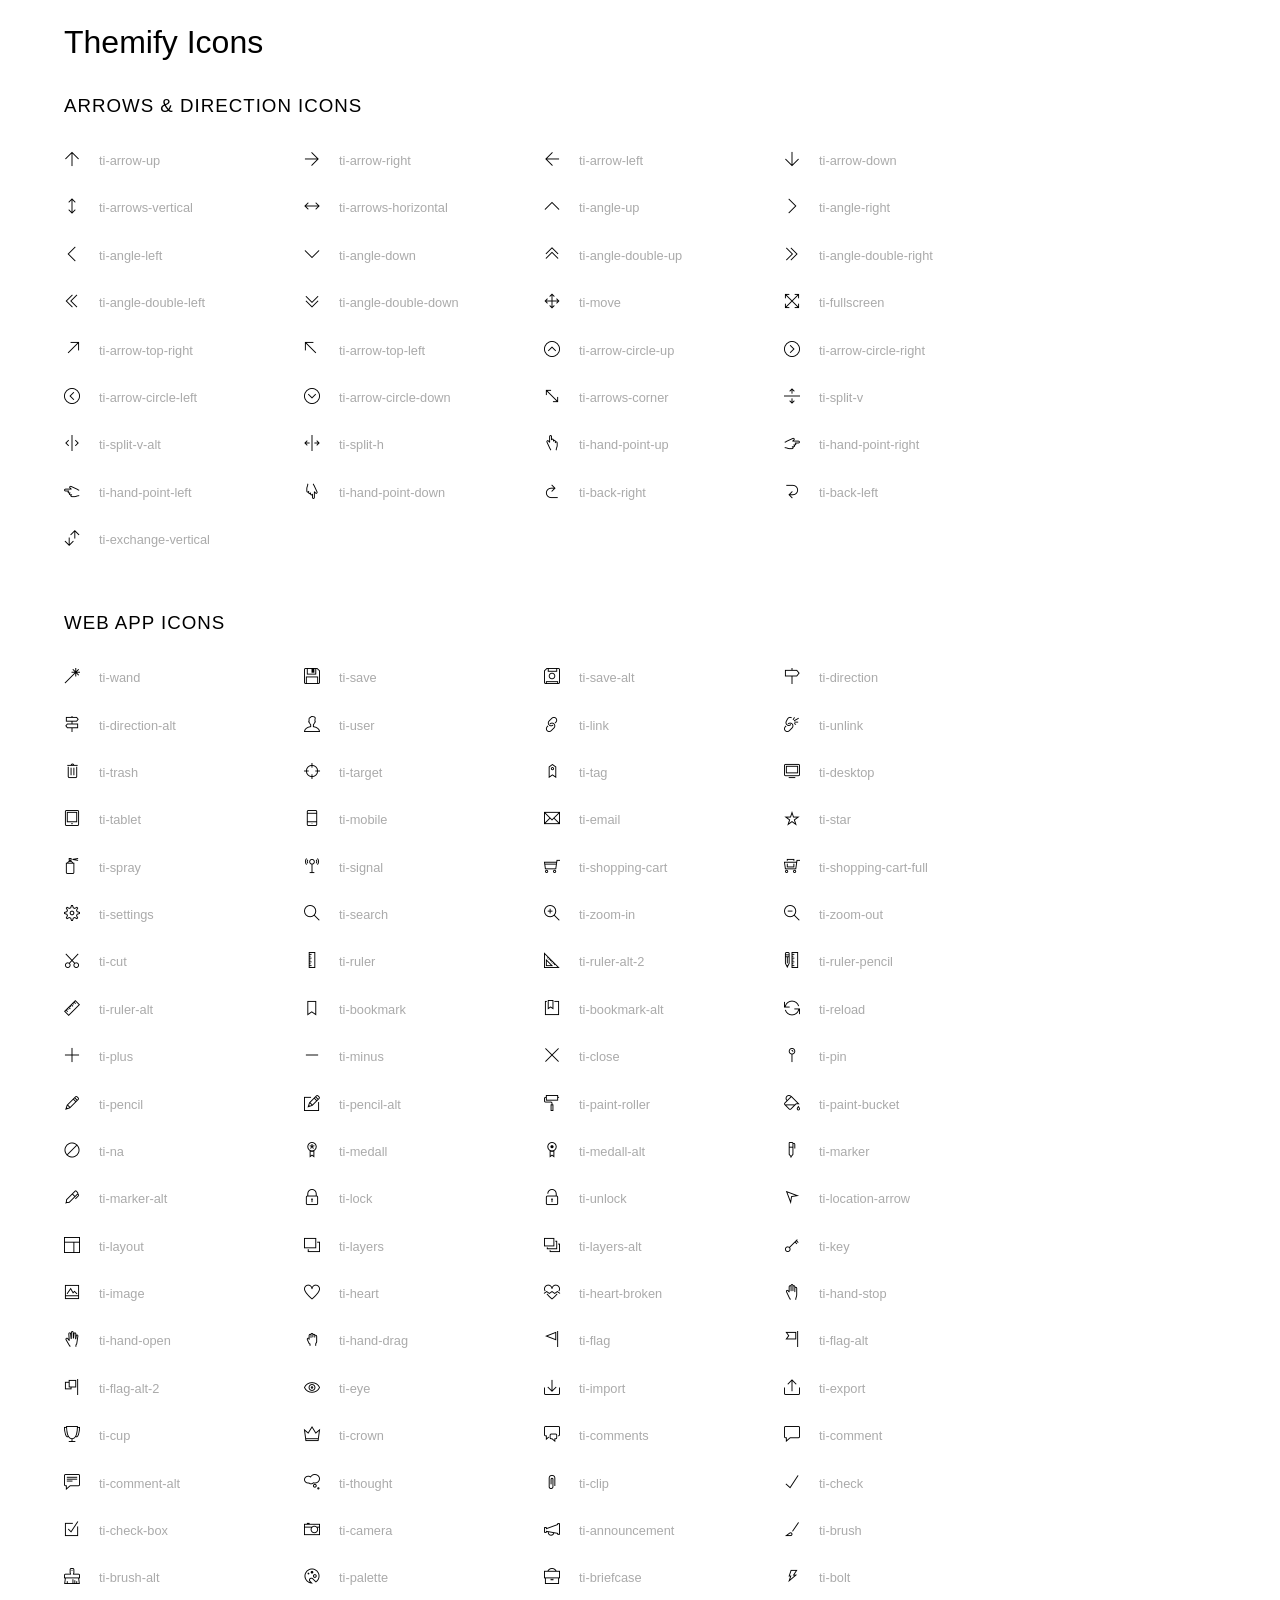
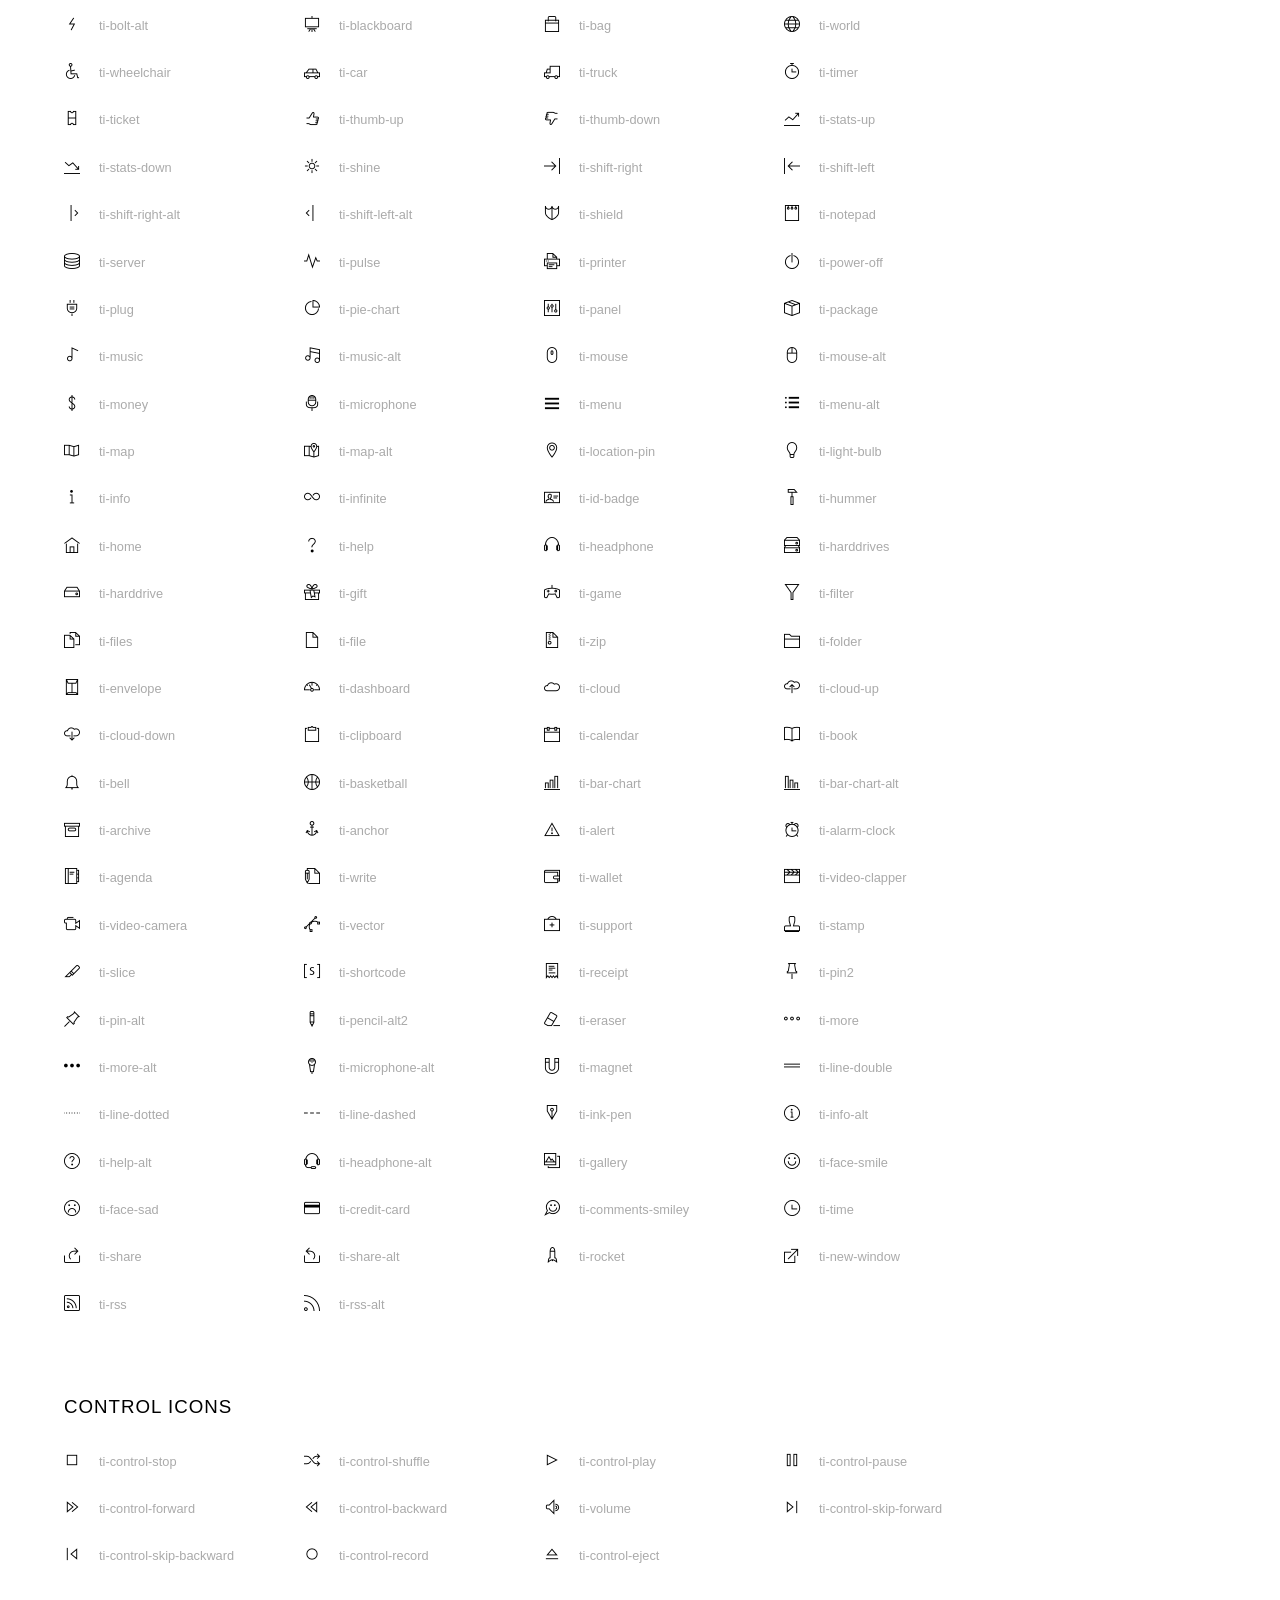
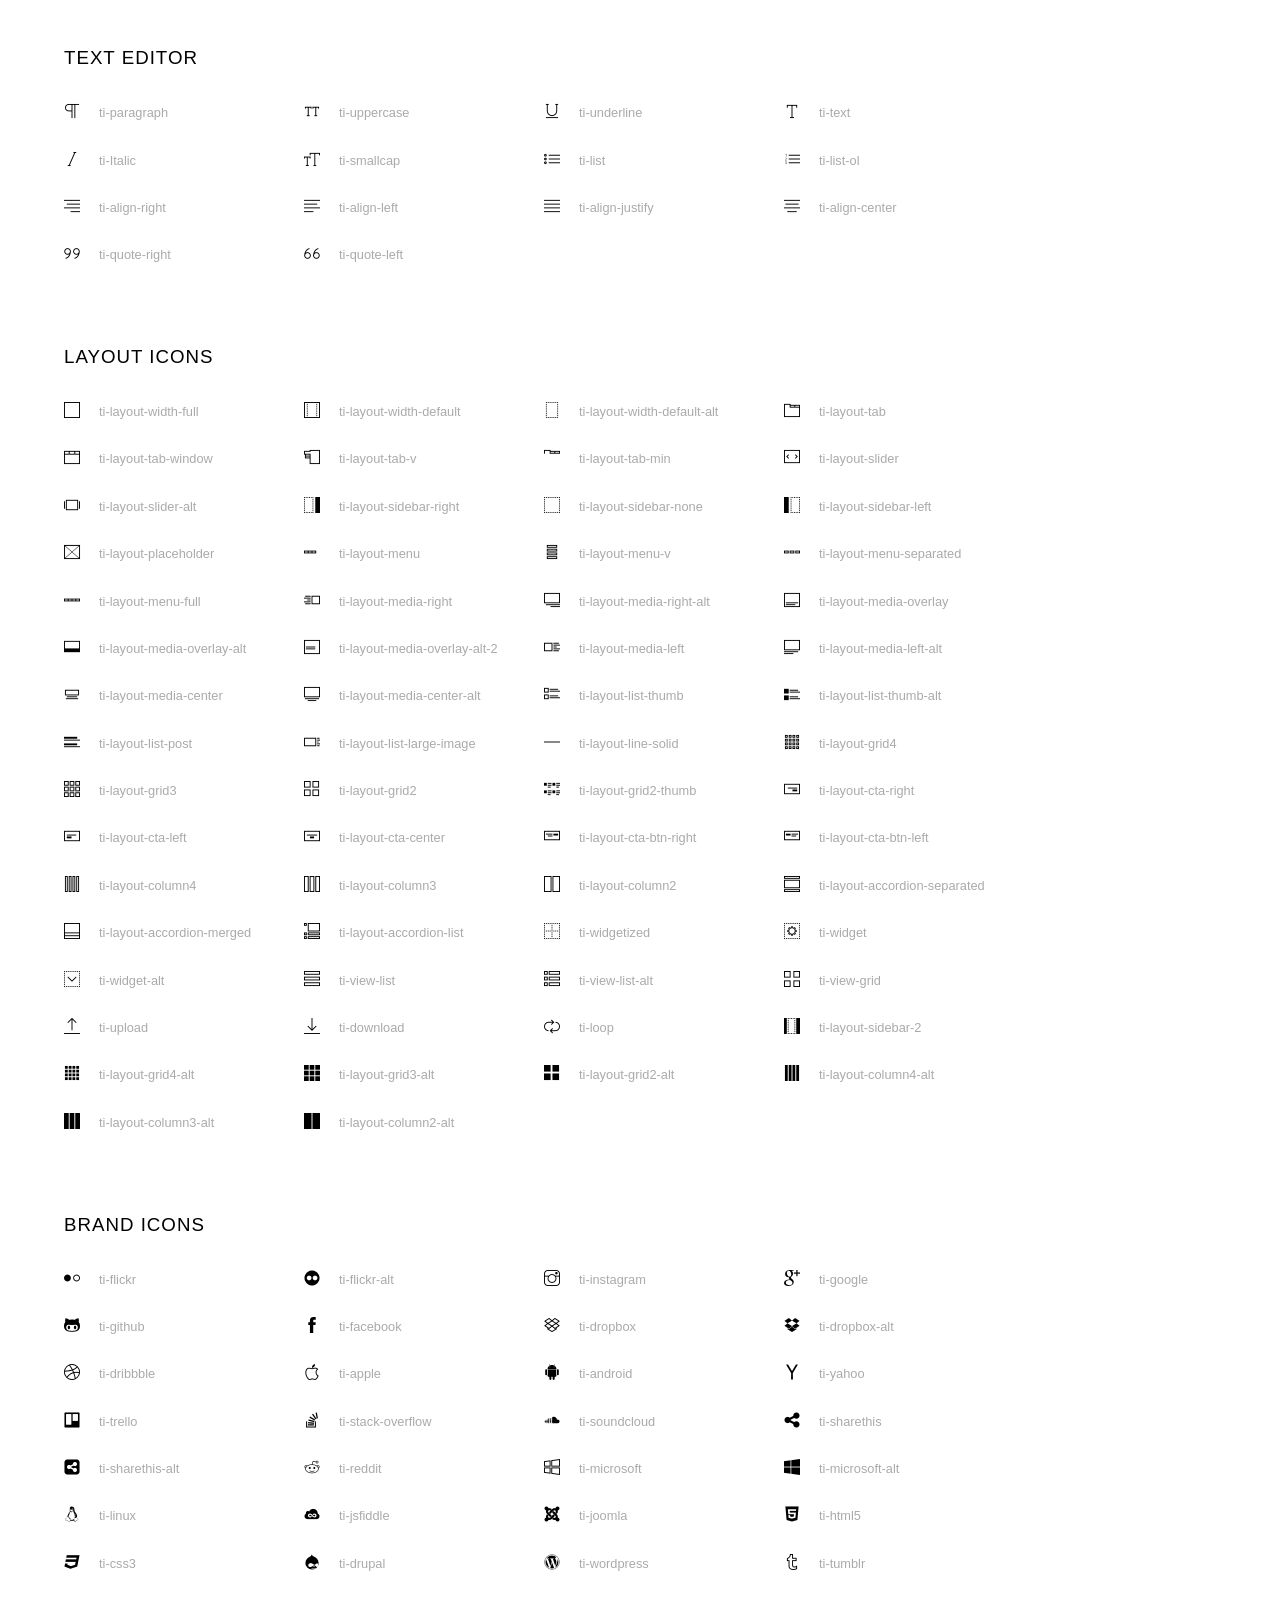
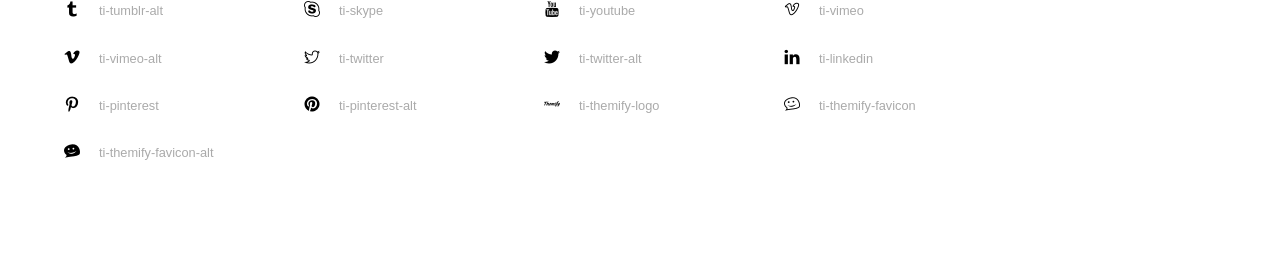
<file: assets/font/themify-icons-font/themify-icons/index.html>
<!doctype html>
<html>
<head>
	<meta charset="utf-8">
	<title>Themify Icon Font</title>
	<meta name="viewport" content="width=device-width">
	<link rel="stylesheet" href="demo-files/demo.css">
	<link rel="stylesheet" href="themify-icons.css">
	<!--[if lt IE 8]><!-->
	<link rel="stylesheet" href="ie7/ie7.css">
	<!--<![endif]-->
</head>
<body>
	<h1>Themify Icons</h1>

	<div class="icon-section">

		<div class="icon-section">
			<h3>Arrows &amp; Direction Icons </h3>

			<div class="icon-container">
				<span class="ti-arrow-up"></span><span class="icon-name"> ti-arrow-up</span>
			</div>
			<div class="icon-container">
				<span class="ti-arrow-right"></span><span class="icon-name"> ti-arrow-right</span>
			</div>
			<div class="icon-container">
				<span class="ti-arrow-left"></span><span class="icon-name"> ti-arrow-left</span>
			</div>
			<div class="icon-container">
				<span class="ti-arrow-down"></span><span class="icon-name"> ti-arrow-down</span>
			</div>
			<div class="icon-container">
				<span class="ti-arrows-vertical"></span><span class="icon-name"> ti-arrows-vertical</span>
			</div>
			<div class="icon-container">
				<span class="ti-arrows-horizontal"></span><span class="icon-name"> ti-arrows-horizontal</span>
			</div>
			<div class="icon-container">
				<span class="ti-angle-up"></span><span class="icon-name"> ti-angle-up</span>
			</div>
			<div class="icon-container">
				<span class="ti-angle-right"></span><span class="icon-name"> ti-angle-right</span>
			</div>
			<div class="icon-container">
				<span class="ti-angle-left"></span><span class="icon-name"> ti-angle-left</span>
			</div>
			<div class="icon-container">
				<span class="ti-angle-down"></span><span class="icon-name"> ti-angle-down</span>
			</div>	
			<div class="icon-container">
				<span class="ti-angle-double-up"></span><span class="icon-name"> ti-angle-double-up</span>
			</div>
			<div class="icon-container">
				<span class="ti-angle-double-right"></span><span class="icon-name"> ti-angle-double-right</span>
			</div>
			<div class="icon-container">
				<span class="ti-angle-double-left"></span><span class="icon-name"> ti-angle-double-left</span>
			</div>
			<div class="icon-container">
				<span class="ti-angle-double-down"></span><span class="icon-name"> ti-angle-double-down</span>
			</div>					
			<div class="icon-container">
				<span class="ti-move"></span><span class="icon-name"> ti-move</span>
			</div>
			<div class="icon-container">
				<span class="ti-fullscreen"></span><span class="icon-name"> ti-fullscreen</span>
			</div>
			<div class="icon-container">
				<span class="ti-arrow-top-right"></span><span class="icon-name"> ti-arrow-top-right</span>
			</div>
			<div class="icon-container">
				<span class="ti-arrow-top-left"></span><span class="icon-name"> ti-arrow-top-left</span>
			</div>
			<div class="icon-container">
				<span class="ti-arrow-circle-up"></span><span class="icon-name"> ti-arrow-circle-up</span>
			</div>
			<div class="icon-container">
				<span class="ti-arrow-circle-right"></span><span class="icon-name"> ti-arrow-circle-right</span>
			</div>
			<div class="icon-container">
				<span class="ti-arrow-circle-left"></span><span class="icon-name"> ti-arrow-circle-left</span>
			</div>
			<div class="icon-container">
				<span class="ti-arrow-circle-down"></span><span class="icon-name"> ti-arrow-circle-down</span>
			</div>
			<div class="icon-container">
				<span class="ti-arrows-corner"></span><span class="icon-name"> ti-arrows-corner</span>
			</div>
			<div class="icon-container">
				<span class="ti-split-v"></span><span class="icon-name"> ti-split-v</span>
			</div>

			<div class="icon-container">
				<span class="ti-split-v-alt"></span><span class="icon-name"> ti-split-v-alt</span>
			</div>
			<div class="icon-container">
				<span class="ti-split-h"></span><span class="icon-name"> ti-split-h</span>
			</div>
			<div class="icon-container">
				<span class="ti-hand-point-up"></span><span class="icon-name"> ti-hand-point-up</span>
			</div>
			<div class="icon-container">
				<span class="ti-hand-point-right"></span><span class="icon-name"> ti-hand-point-right</span>
			</div>
			<div class="icon-container">
				<span class="ti-hand-point-left"></span><span class="icon-name"> ti-hand-point-left</span>
			</div>
			<div class="icon-container">
				<span class="ti-hand-point-down"></span><span class="icon-name"> ti-hand-point-down</span>
			</div>
			<div class="icon-container">
				<span class="ti-back-right"></span><span class="icon-name"> ti-back-right</span>
			</div>
			<div class="icon-container">
				<span class="ti-back-left"></span><span class="icon-name"> ti-back-left</span>
			</div>
			<div class="icon-container">
				<span class="ti-exchange-vertical"></span><span class="icon-name"> ti-exchange-vertical</span>
			</div>

		</div> <!-- Arrows Icons -->



		<h3>Web App Icons</h3>
		
		<div class="icon-section">

			<div class="icon-container">
				<span class="ti-wand"></span><span class="icon-name"> ti-wand</span>
			</div>
			<div class="icon-container">
				<span class="ti-save"></span><span class="icon-name"> ti-save</span>
			</div>
			<div class="icon-container">
				<span class="ti-save-alt"></span><span class="icon-name"> ti-save-alt</span>
			</div>

			<div class="icon-container">
				<span class="ti-direction"></span><span class="icon-name"> ti-direction</span>
			</div>
			<div class="icon-container">
				<span class="ti-direction-alt"></span><span class="icon-name"> ti-direction-alt</span>
			</div>
			<div class="icon-container">
				<span class="ti-user"></span><span class="icon-name"> ti-user</span>
			</div>
			<div class="icon-container">
				<span class="ti-link"></span><span class="icon-name"> ti-link</span>
			</div>
			<div class="icon-container">
				<span class="ti-unlink"></span><span class="icon-name"> ti-unlink</span>
			</div>
			<div class="icon-container">
				<span class="ti-trash"></span><span class="icon-name"> ti-trash</span>
			</div>
			<div class="icon-container">
				<span class="ti-target"></span><span class="icon-name"> ti-target</span>
			</div>
			<div class="icon-container">
				<span class="ti-tag"></span><span class="icon-name"> ti-tag</span>
			</div>
			<div class="icon-container">
				<span class="ti-desktop"></span><span class="icon-name"> ti-desktop</span>
			</div>
			<div class="icon-container">
				<span class="ti-tablet"></span><span class="icon-name"> ti-tablet</span>
			</div>
			<div class="icon-container">
				<span class="ti-mobile"></span><span class="icon-name"> ti-mobile</span>
			</div>
			<div class="icon-container">
				<span class="ti-email"></span><span class="icon-name"> ti-email</span>
			</div>	
			<div class="icon-container">
				<span class="ti-star"></span><span class="icon-name"> ti-star</span>
			</div>
			<div class="icon-container">
				<span class="ti-spray"></span><span class="icon-name"> ti-spray</span>
			</div>
			<div class="icon-container">
				<span class="ti-signal"></span><span class="icon-name"> ti-signal</span>
			</div>
			<div class="icon-container">
				<span class="ti-shopping-cart"></span><span class="icon-name"> ti-shopping-cart</span>
			</div>
			<div class="icon-container">
				<span class="ti-shopping-cart-full"></span><span class="icon-name"> ti-shopping-cart-full</span>
			</div>
			<div class="icon-container">
				<span class="ti-settings"></span><span class="icon-name"> ti-settings</span>
			</div>
			<div class="icon-container">
				<span class="ti-search"></span><span class="icon-name"> ti-search</span>
			</div>
			<div class="icon-container">
				<span class="ti-zoom-in"></span><span class="icon-name"> ti-zoom-in</span>
			</div>
			<div class="icon-container">
				<span class="ti-zoom-out"></span><span class="icon-name"> ti-zoom-out</span>
			</div>
			<div class="icon-container">
				<span class="ti-cut"></span><span class="icon-name"> ti-cut</span>
			</div>
			<div class="icon-container">
				<span class="ti-ruler"></span><span class="icon-name"> ti-ruler</span>
			</div>
			<div class="icon-container">
				<span class="ti-ruler-alt-2"></span><span class="icon-name"> ti-ruler-alt-2</span>
			</div>			
			<div class="icon-container">
				<span class="ti-ruler-pencil"></span><span class="icon-name"> ti-ruler-pencil</span>
			</div>
			<div class="icon-container">
				<span class="ti-ruler-alt"></span><span class="icon-name"> ti-ruler-alt</span>
			</div>
			<div class="icon-container">
				<span class="ti-bookmark"></span><span class="icon-name"> ti-bookmark</span>
			</div>
			<div class="icon-container">
				<span class="ti-bookmark-alt"></span><span class="icon-name"> ti-bookmark-alt</span>
			</div>
			<div class="icon-container">
				<span class="ti-reload"></span><span class="icon-name"> ti-reload</span>
			</div>
			<div class="icon-container">
				<span class="ti-plus"></span><span class="icon-name"> ti-plus</span>
			</div>
			<div class="icon-container">
				<span class="ti-minus"></span><span class="icon-name"> ti-minus</span>
			</div>
			<div class="icon-container">
				<span class="ti-close"></span><span class="icon-name"> ti-close</span>
			</div>			
			<div class="icon-container">
				<span class="ti-pin"></span><span class="icon-name"> ti-pin</span>
			</div>
			<div class="icon-container">
				<span class="ti-pencil"></span><span class="icon-name"> ti-pencil</span>
			</div>
					
		  	<div class="icon-container">
				<span class="ti-pencil-alt"></span><span class="icon-name"> ti-pencil-alt</span>
			</div>
			<div class="icon-container">
				<span class="ti-paint-roller"></span><span class="icon-name"> ti-paint-roller</span>
			</div>
			<div class="icon-container">
				<span class="ti-paint-bucket"></span><span class="icon-name"> ti-paint-bucket</span>
			</div>
			<div class="icon-container">
				<span class="ti-na"></span><span class="icon-name"> ti-na</span>
			</div>
			<div class="icon-container">
				<span class="ti-medall"></span><span class="icon-name"> ti-medall</span>
			</div>
			<div class="icon-container">
				<span class="ti-medall-alt"></span><span class="icon-name"> ti-medall-alt</span>
			</div>
			<div class="icon-container">
				<span class="ti-marker"></span><span class="icon-name"> ti-marker</span>
			</div>
			<div class="icon-container">
				<span class="ti-marker-alt"></span><span class="icon-name"> ti-marker-alt</span>
			</div>

			<div class="icon-container">
				<span class="ti-lock"></span><span class="icon-name"> ti-lock</span>
			</div>
			<div class="icon-container">
				<span class="ti-unlock"></span><span class="icon-name"> ti-unlock</span>
			</div>
			<div class="icon-container">
				<span class="ti-location-arrow"></span><span class="icon-name"> ti-location-arrow</span>
			</div>
			<div class="icon-container">
				<span class="ti-layout"></span><span class="icon-name"> ti-layout</span>
			</div>
			<div class="icon-container">
				<span class="ti-layers"></span><span class="icon-name"> ti-layers</span>
			</div>
			<div class="icon-container">
				<span class="ti-layers-alt"></span><span class="icon-name"> ti-layers-alt</span>
			</div>
			<div class="icon-container">
				<span class="ti-key"></span><span class="icon-name"> ti-key</span>
			</div>
			<div class="icon-container">
				<span class="ti-image"></span><span class="icon-name"> ti-image</span>
			</div>
			<div class="icon-container">
				<span class="ti-heart"></span><span class="icon-name"> ti-heart</span>
			</div>
			<div class="icon-container">
				<span class="ti-heart-broken"></span><span class="icon-name"> ti-heart-broken</span>
			</div>
			<div class="icon-container">
				<span class="ti-hand-stop"></span><span class="icon-name"> ti-hand-stop</span>
			</div>
			<div class="icon-container">
				<span class="ti-hand-open"></span><span class="icon-name"> ti-hand-open</span>
			</div>
			<div class="icon-container">
				<span class="ti-hand-drag"></span><span class="icon-name"> ti-hand-drag</span>
			</div>
			<div class="icon-container">
				<span class="ti-flag"></span><span class="icon-name"> ti-flag</span>
			</div>
			<div class="icon-container">
				<span class="ti-flag-alt"></span><span class="icon-name"> ti-flag-alt</span>
			</div>
			<div class="icon-container">
				<span class="ti-flag-alt-2"></span><span class="icon-name"> ti-flag-alt-2</span>
			</div>
			<div class="icon-container">
				<span class="ti-eye"></span><span class="icon-name"> ti-eye</span>
			</div>
			<div class="icon-container">
				<span class="ti-import"></span><span class="icon-name"> ti-import</span>
			</div>			
			<div class="icon-container">
				<span class="ti-export"></span><span class="icon-name"> ti-export</span>
			</div>
			<div class="icon-container">
				<span class="ti-cup"></span><span class="icon-name"> ti-cup</span>
			</div>
			<div class="icon-container">
				<span class="ti-crown"></span><span class="icon-name"> ti-crown</span>
			</div>
			<div class="icon-container">
				<span class="ti-comments"></span><span class="icon-name"> ti-comments</span>
			</div>
			<div class="icon-container">
				<span class="ti-comment"></span><span class="icon-name"> ti-comment</span>
			</div>
			<div class="icon-container">
				<span class="ti-comment-alt"></span><span class="icon-name"> ti-comment-alt</span>
			</div>
			<div class="icon-container">
				<span class="ti-thought"></span><span class="icon-name"> ti-thought</span>
			</div>			
			<div class="icon-container">
				<span class="ti-clip"></span><span class="icon-name"> ti-clip</span>
			</div>

			<div class="icon-container">
				<span class="ti-check"></span><span class="icon-name"> ti-check</span>
			</div>
			<div class="icon-container">
				<span class="ti-check-box"></span><span class="icon-name"> ti-check-box</span>
			</div>
			<div class="icon-container">
				<span class="ti-camera"></span><span class="icon-name"> ti-camera</span>
			</div>
			<div class="icon-container">
				<span class="ti-announcement"></span><span class="icon-name"> ti-announcement</span>
			</div>
			<div class="icon-container">
				<span class="ti-brush"></span><span class="icon-name"> ti-brush</span>
			</div>
			<div class="icon-container">
				<span class="ti-brush-alt"></span><span class="icon-name"> ti-brush-alt</span>
			</div>
			<div class="icon-container">
				<span class="ti-palette"></span><span class="icon-name"> ti-palette</span>
			</div>			
			<div class="icon-container">
				<span class="ti-briefcase"></span><span class="icon-name"> ti-briefcase</span>
			</div>
			<div class="icon-container">
				<span class="ti-bolt"></span><span class="icon-name"> ti-bolt</span>
			</div>
			<div class="icon-container">
				<span class="ti-bolt-alt"></span><span class="icon-name"> ti-bolt-alt</span>
			</div>
			<div class="icon-container">
				<span class="ti-blackboard"></span><span class="icon-name"> ti-blackboard</span>
			</div>
			<div class="icon-container">
				<span class="ti-bag"></span><span class="icon-name"> ti-bag</span>
			</div>
			<div class="icon-container">
				<span class="ti-world"></span><span class="icon-name"> ti-world</span>
			</div>
			<div class="icon-container">
				<span class="ti-wheelchair"></span><span class="icon-name"> ti-wheelchair</span>
			</div>
			<div class="icon-container">
				<span class="ti-car"></span><span class="icon-name"> ti-car</span>
			</div>
			<div class="icon-container">
				<span class="ti-truck"></span><span class="icon-name"> ti-truck</span>
			</div>
			<div class="icon-container">
				<span class="ti-timer"></span><span class="icon-name"> ti-timer</span>
			</div>
			<div class="icon-container">
				<span class="ti-ticket"></span><span class="icon-name"> ti-ticket</span>
			</div>
			<div class="icon-container">
				<span class="ti-thumb-up"></span><span class="icon-name"> ti-thumb-up</span>
			</div>
			<div class="icon-container">
				<span class="ti-thumb-down"></span><span class="icon-name"> ti-thumb-down</span>
			</div>

			<div class="icon-container">
				<span class="ti-stats-up"></span><span class="icon-name"> ti-stats-up</span>
			</div>
			<div class="icon-container">
				<span class="ti-stats-down"></span><span class="icon-name"> ti-stats-down</span>
			</div>
			<div class="icon-container">
				<span class="ti-shine"></span><span class="icon-name"> ti-shine</span>
			</div>
			<div class="icon-container">
				<span class="ti-shift-right"></span><span class="icon-name"> ti-shift-right</span>
			</div>
			<div class="icon-container">
				<span class="ti-shift-left"></span><span class="icon-name"> ti-shift-left</span>
			</div>

			<div class="icon-container">
				<span class="ti-shift-right-alt"></span><span class="icon-name"> ti-shift-right-alt</span>
			</div>
			<div class="icon-container">
				<span class="ti-shift-left-alt"></span><span class="icon-name"> ti-shift-left-alt</span>
			</div>
			<div class="icon-container">
				<span class="ti-shield"></span><span class="icon-name"> ti-shield</span>
			</div>
			<div class="icon-container">
				<span class="ti-notepad"></span><span class="icon-name"> ti-notepad</span>
			</div>
			<div class="icon-container">
				<span class="ti-server"></span><span class="icon-name"> ti-server</span>
			</div>

			<div class="icon-container">
				<span class="ti-pulse"></span><span class="icon-name"> ti-pulse</span>
			</div>
			<div class="icon-container">
				<span class="ti-printer"></span><span class="icon-name"> ti-printer</span>
			</div>
			<div class="icon-container">
				<span class="ti-power-off"></span><span class="icon-name"> ti-power-off</span>
			</div>
			<div class="icon-container">
				<span class="ti-plug"></span><span class="icon-name"> ti-plug</span>
			</div>
			<div class="icon-container">
				<span class="ti-pie-chart"></span><span class="icon-name"> ti-pie-chart</span>
			</div>

			<div class="icon-container">
				<span class="ti-panel"></span><span class="icon-name"> ti-panel</span>
			</div>
			<div class="icon-container">
				<span class="ti-package"></span><span class="icon-name"> ti-package</span>
			</div>
			<div class="icon-container">
				<span class="ti-music"></span><span class="icon-name"> ti-music</span>
			</div>
			<div class="icon-container">
				<span class="ti-music-alt"></span><span class="icon-name"> ti-music-alt</span>
			</div>
			<div class="icon-container">
				<span class="ti-mouse"></span><span class="icon-name"> ti-mouse</span>
			</div>
			<div class="icon-container">
				<span class="ti-mouse-alt"></span><span class="icon-name"> ti-mouse-alt</span>
			</div>
			<div class="icon-container">
				<span class="ti-money"></span><span class="icon-name"> ti-money</span>
			</div>
			<div class="icon-container">
				<span class="ti-microphone"></span><span class="icon-name"> ti-microphone</span>
			</div>
			<div class="icon-container">
				<span class="ti-menu"></span><span class="icon-name"> ti-menu</span>
			</div>
			<div class="icon-container">
				<span class="ti-menu-alt"></span><span class="icon-name"> ti-menu-alt</span>
			</div>
			<div class="icon-container">
				<span class="ti-map"></span><span class="icon-name"> ti-map</span>
			</div>
			<div class="icon-container">
				<span class="ti-map-alt"></span><span class="icon-name"> ti-map-alt</span>
			</div>

			<div class="icon-container">
				<span class="ti-location-pin"></span><span class="icon-name"> ti-location-pin</span>
			</div>

			<div class="icon-container">
				<span class="ti-light-bulb"></span><span class="icon-name"> ti-light-bulb</span>
			</div>
			<div class="icon-container">
				<span class="ti-info"></span><span class="icon-name"> ti-info</span>
			</div>
			<div class="icon-container">
				<span class="ti-infinite"></span><span class="icon-name"> ti-infinite</span>
			</div>
			<div class="icon-container">
				<span class="ti-id-badge"></span><span class="icon-name"> ti-id-badge</span>
			</div>
			<div class="icon-container">
				<span class="ti-hummer"></span><span class="icon-name"> ti-hummer</span>
			</div>
			<div class="icon-container">
				<span class="ti-home"></span><span class="icon-name"> ti-home</span>
			</div>
			<div class="icon-container">
				<span class="ti-help"></span><span class="icon-name"> ti-help</span>
			</div>
			<div class="icon-container">
				<span class="ti-headphone"></span><span class="icon-name"> ti-headphone</span>
			</div>
			<div class="icon-container">
				<span class="ti-harddrives"></span><span class="icon-name"> ti-harddrives</span>
			</div>
			<div class="icon-container">
				<span class="ti-harddrive"></span><span class="icon-name"> ti-harddrive</span>
			</div>
			<div class="icon-container">
				<span class="ti-gift"></span><span class="icon-name"> ti-gift</span>
			</div>
			<div class="icon-container">
				<span class="ti-game"></span><span class="icon-name"> ti-game</span>
			</div>
			<div class="icon-container">
				<span class="ti-filter"></span><span class="icon-name"> ti-filter</span>
			</div>
			<div class="icon-container">
				<span class="ti-files"></span><span class="icon-name"> ti-files</span>
			</div>
			<div class="icon-container">
				<span class="ti-file"></span><span class="icon-name"> ti-file</span>
			</div>
			<div class="icon-container">
				<span class="ti-zip"></span><span class="icon-name"> ti-zip</span>
			</div>
			<div class="icon-container">
				<span class="ti-folder"></span><span class="icon-name"> ti-folder</span>
			</div>			
			<div class="icon-container">
				<span class="ti-envelope"></span><span class="icon-name"> ti-envelope</span>
			</div>


			<div class="icon-container">
				<span class="ti-dashboard"></span><span class="icon-name"> ti-dashboard</span>
			</div>
			<div class="icon-container">
				<span class="ti-cloud"></span><span class="icon-name"> ti-cloud</span>
			</div>
			<div class="icon-container">
				<span class="ti-cloud-up"></span><span class="icon-name"> ti-cloud-up</span>
			</div>
			<div class="icon-container">
				<span class="ti-cloud-down"></span><span class="icon-name"> ti-cloud-down</span>
			</div>
			<div class="icon-container">
				<span class="ti-clipboard"></span><span class="icon-name"> ti-clipboard</span>
			</div>
			<div class="icon-container">
				<span class="ti-calendar"></span><span class="icon-name"> ti-calendar</span>
			</div>
			<div class="icon-container">
				<span class="ti-book"></span><span class="icon-name"> ti-book</span>
			</div>
			<div class="icon-container">
				<span class="ti-bell"></span><span class="icon-name"> ti-bell</span>
			</div>
			<div class="icon-container">
				<span class="ti-basketball"></span><span class="icon-name"> ti-basketball</span>
			</div>
			<div class="icon-container">
				<span class="ti-bar-chart"></span><span class="icon-name"> ti-bar-chart</span>
			</div>
			<div class="icon-container">
				<span class="ti-bar-chart-alt"></span><span class="icon-name"> ti-bar-chart-alt</span>
			</div>


			<div class="icon-container">
				<span class="ti-archive"></span><span class="icon-name"> ti-archive</span>
			</div>
			<div class="icon-container">
				<span class="ti-anchor"></span><span class="icon-name"> ti-anchor</span>
			</div>

			<div class="icon-container">
				<span class="ti-alert"></span><span class="icon-name"> ti-alert</span>
			</div>
			<div class="icon-container">
				<span class="ti-alarm-clock"></span><span class="icon-name"> ti-alarm-clock</span>
			</div>
			<div class="icon-container">
				<span class="ti-agenda"></span><span class="icon-name"> ti-agenda</span>
			</div>
			<div class="icon-container">
				<span class="ti-write"></span><span class="icon-name"> ti-write</span>
			</div>

			<div class="icon-container">
				<span class="ti-wallet"></span><span class="icon-name"> ti-wallet</span>
			</div>
			<div class="icon-container">
				<span class="ti-video-clapper"></span><span class="icon-name"> ti-video-clapper</span>
			</div>
			<div class="icon-container">
				<span class="ti-video-camera"></span><span class="icon-name"> ti-video-camera</span>
			</div>
			<div class="icon-container">
				<span class="ti-vector"></span><span class="icon-name"> ti-vector</span>
			</div>

			<div class="icon-container">
				<span class="ti-support"></span><span class="icon-name"> ti-support</span>
			</div>
			<div class="icon-container">
				<span class="ti-stamp"></span><span class="icon-name"> ti-stamp</span>
			</div>
			<div class="icon-container">
				<span class="ti-slice"></span><span class="icon-name"> ti-slice</span>
			</div>
			<div class="icon-container">
				<span class="ti-shortcode"></span><span class="icon-name"> ti-shortcode</span>
			</div>
			<div class="icon-container">
				<span class="ti-receipt"></span><span class="icon-name"> ti-receipt</span>
			</div>
			<div class="icon-container">
				<span class="ti-pin2"></span><span class="icon-name"> ti-pin2</span>
			</div>
			<div class="icon-container">
				<span class="ti-pin-alt"></span><span class="icon-name"> ti-pin-alt</span>
			</div>
			<div class="icon-container">
				<span class="ti-pencil-alt2"></span><span class="icon-name"> ti-pencil-alt2</span>
			</div>
			<div class="icon-container">
				<span class="ti-eraser"></span><span class="icon-name"> ti-eraser</span>
			</div>			
			<div class="icon-container">
				<span class="ti-more"></span><span class="icon-name"> ti-more</span>
			</div>
			<div class="icon-container">
				<span class="ti-more-alt"></span><span class="icon-name"> ti-more-alt</span>
			</div>
			<div class="icon-container">
				<span class="ti-microphone-alt"></span><span class="icon-name"> ti-microphone-alt</span>
			</div>
			<div class="icon-container">
				<span class="ti-magnet"></span><span class="icon-name"> ti-magnet</span>
			</div>
			<div class="icon-container">
				<span class="ti-line-double"></span><span class="icon-name"> ti-line-double</span>
			</div>
			<div class="icon-container">
				<span class="ti-line-dotted"></span><span class="icon-name"> ti-line-dotted</span>
			</div>
			<div class="icon-container">
				<span class="ti-line-dashed"></span><span class="icon-name"> ti-line-dashed</span>
			</div>

			<div class="icon-container">
				<span class="ti-ink-pen"></span><span class="icon-name"> ti-ink-pen</span>
			</div>
			<div class="icon-container">
				<span class="ti-info-alt"></span><span class="icon-name"> ti-info-alt</span>
			</div>
			<div class="icon-container">
				<span class="ti-help-alt"></span><span class="icon-name"> ti-help-alt</span>
			</div>
			<div class="icon-container">
				<span class="ti-headphone-alt"></span><span class="icon-name"> ti-headphone-alt</span>
			</div>

			<div class="icon-container">
				<span class="ti-gallery"></span><span class="icon-name"> ti-gallery</span>
			</div>
			<div class="icon-container">
				<span class="ti-face-smile"></span><span class="icon-name"> ti-face-smile</span>
			</div>
			<div class="icon-container">
				<span class="ti-face-sad"></span><span class="icon-name"> ti-face-sad</span>
			</div>
			<div class="icon-container">
				<span class="ti-credit-card"></span><span class="icon-name"> ti-credit-card</span>
			</div>
			<div class="icon-container">
				<span class="ti-comments-smiley"></span><span class="icon-name"> ti-comments-smiley</span>
			</div>
			<div class="icon-container">
				<span class="ti-time"></span><span class="icon-name"> ti-time</span>
			</div>
			<div class="icon-container">
				<span class="ti-share"></span><span class="icon-name"> ti-share</span>
			</div>
			<div class="icon-container">
				<span class="ti-share-alt"></span><span class="icon-name"> ti-share-alt</span>
			</div>
			<div class="icon-container">
				<span class="ti-rocket"></span><span class="icon-name"> ti-rocket</span>
			</div>

			<div class="icon-container">
				<span class="ti-new-window"></span><span class="icon-name"> ti-new-window</span>
			</div>

			<div class="icon-container">
				<span class="ti-rss"></span><span class="icon-name"> ti-rss</span>
			</div>

			<div class="icon-container">
				<span class="ti-rss-alt"></span><span class="icon-name"> ti-rss-alt</span>
			</div>
			
		</div><!-- Web App Icons -->


		<div class="icon-section">
			<h3>Control Icons</h3>
			<div class="icon-container">
				<span class="ti-control-stop"></span><span class="icon-name"> ti-control-stop</span>
			</div>
			<div class="icon-container">
				<span class="ti-control-shuffle"></span><span class="icon-name"> ti-control-shuffle</span>
			</div>
			<div class="icon-container">
				<span class="ti-control-play"></span><span class="icon-name"> ti-control-play</span>
			</div>
			<div class="icon-container">
				<span class="ti-control-pause"></span><span class="icon-name"> ti-control-pause</span>
			</div>
			<div class="icon-container">
				<span class="ti-control-forward"></span><span class="icon-name"> ti-control-forward</span>
			</div>
			<div class="icon-container">
				<span class="ti-control-backward"></span><span class="icon-name"> ti-control-backward</span>
			</div>	
			<div class="icon-container">
				<span class="ti-volume"></span><span class="icon-name"> ti-volume</span>
			</div>
			<div class="icon-container">
				<span class="ti-control-skip-forward"></span><span class="icon-name"> ti-control-skip-forward</span>
			</div>
			<div class="icon-container">
				<span class="ti-control-skip-backward"></span><span class="icon-name"> ti-control-skip-backward</span>
			</div>
			<div class="icon-container">
				<span class="ti-control-record"></span><span class="icon-name"> ti-control-record</span>
			</div>
			<div class="icon-container">
				<span class="ti-control-eject"></span><span class="icon-name"> ti-control-eject</span>
			</div>			
		</div> <!-- Control Icons -->


		<div class="icon-section">
			<h3>Text Editor</h3>

			<div class="icon-container">
				<span class="ti-paragraph"></span><span class="icon-name"> ti-paragraph</span>
			</div>
			<div class="icon-container">
				<span class="ti-uppercase"></span><span class="icon-name"> ti-uppercase</span>
			</div>

			<div class="icon-container">
				<span class="ti-underline"></span><span class="icon-name"> ti-underline</span>
			</div>
			<div class="icon-container">
				<span class="ti-text"></span><span class="icon-name"> ti-text</span>
			</div>
			<div class="icon-container">
				<span class="ti-Italic"></span><span class="icon-name"> ti-Italic</span>
			</div>
			<div class="icon-container">
				<span class="ti-smallcap"></span><span class="icon-name"> ti-smallcap</span>
			</div>
			<div class="icon-container">
				<span class="ti-list"></span><span class="icon-name"> ti-list</span>
			</div>
			<div class="icon-container">
				<span class="ti-list-ol"></span><span class="icon-name"> ti-list-ol</span>
			</div>
			<div class="icon-container">
				<span class="ti-align-right"></span><span class="icon-name"> ti-align-right</span>
			</div>
			<div class="icon-container">
				<span class="ti-align-left"></span><span class="icon-name"> ti-align-left</span>
			</div>
			<div class="icon-container">
				<span class="ti-align-justify"></span><span class="icon-name"> ti-align-justify</span>
			</div>
			<div class="icon-container">
				<span class="ti-align-center"></span><span class="icon-name"> ti-align-center</span>
			</div>
			<div class="icon-container">
				<span class="ti-quote-right"></span><span class="icon-name"> ti-quote-right</span>
			</div>
			<div class="icon-container">
				<span class="ti-quote-left"></span><span class="icon-name"> ti-quote-left</span>
			</div>

		</div> <!-- Text Editor -->



		<div class="icon-section">
			<h3>Layout Icons</h3>
			<div class="icon-container">
				<span class="ti-layout-width-full"></span><span class="icon-name"> ti-layout-width-full</span>
			</div>
			<div class="icon-container">
				<span class="ti-layout-width-default"></span><span class="icon-name"> ti-layout-width-default</span>
			</div>
			<div class="icon-container">
				<span class="ti-layout-width-default-alt"></span><span class="icon-name"> ti-layout-width-default-alt</span>
			</div>
			<div class="icon-container">
				<span class="ti-layout-tab"></span><span class="icon-name"> ti-layout-tab</span>
			</div>
			<div class="icon-container">
				<span class="ti-layout-tab-window"></span><span class="icon-name"> ti-layout-tab-window</span>
			</div>
			<div class="icon-container">
				<span class="ti-layout-tab-v"></span><span class="icon-name"> ti-layout-tab-v</span>
			</div>
			<div class="icon-container">
				<span class="ti-layout-tab-min"></span><span class="icon-name"> ti-layout-tab-min</span>
			</div>
			<div class="icon-container">
				<span class="ti-layout-slider"></span><span class="icon-name"> ti-layout-slider</span>
			</div>
			<div class="icon-container">
				<span class="ti-layout-slider-alt"></span><span class="icon-name"> ti-layout-slider-alt</span>
			</div>
			<div class="icon-container">
				<span class="ti-layout-sidebar-right"></span><span class="icon-name"> ti-layout-sidebar-right</span>
			</div>
			<div class="icon-container">
				<span class="ti-layout-sidebar-none"></span><span class="icon-name"> ti-layout-sidebar-none</span>
			</div>
			<div class="icon-container">
				<span class="ti-layout-sidebar-left"></span><span class="icon-name"> ti-layout-sidebar-left</span>
			</div>
			<div class="icon-container">
				<span class="ti-layout-placeholder"></span><span class="icon-name"> ti-layout-placeholder</span>
			</div>
			<div class="icon-container">
				<span class="ti-layout-menu"></span><span class="icon-name"> ti-layout-menu</span>
			</div>
			<div class="icon-container">
				<span class="ti-layout-menu-v"></span><span class="icon-name"> ti-layout-menu-v</span>
			</div>
			<div class="icon-container">
				<span class="ti-layout-menu-separated"></span><span class="icon-name"> ti-layout-menu-separated</span>
			</div>
			<div class="icon-container">
				<span class="ti-layout-menu-full"></span><span class="icon-name"> ti-layout-menu-full</span>
			</div>
			<div class="icon-container">
				<span class="ti-layout-media-right"></span><span class="icon-name"> ti-layout-media-right</span>
			</div>
			<div class="icon-container">
				<span class="ti-layout-media-right-alt"></span><span class="icon-name"> ti-layout-media-right-alt</span>
			</div>
			<div class="icon-container">
				<span class="ti-layout-media-overlay"></span><span class="icon-name"> ti-layout-media-overlay</span>
			</div>
			<div class="icon-container">
				<span class="ti-layout-media-overlay-alt"></span><span class="icon-name"> ti-layout-media-overlay-alt</span>
			</div>
			<div class="icon-container">
				<span class="ti-layout-media-overlay-alt-2"></span><span class="icon-name"> ti-layout-media-overlay-alt-2</span>
			</div>
			<div class="icon-container">
				<span class="ti-layout-media-left"></span><span class="icon-name"> ti-layout-media-left</span>
			</div>
			<div class="icon-container">
				<span class="ti-layout-media-left-alt"></span><span class="icon-name"> ti-layout-media-left-alt</span>
			</div>
			<div class="icon-container">
				<span class="ti-layout-media-center"></span><span class="icon-name"> ti-layout-media-center</span>
			</div>
			<div class="icon-container">
				<span class="ti-layout-media-center-alt"></span><span class="icon-name"> ti-layout-media-center-alt</span>
			</div>
			<div class="icon-container">
				<span class="ti-layout-list-thumb"></span><span class="icon-name"> ti-layout-list-thumb</span>
			</div>
			<div class="icon-container">
				<span class="ti-layout-list-thumb-alt"></span><span class="icon-name"> ti-layout-list-thumb-alt</span>
			</div>
			<div class="icon-container">
				<span class="ti-layout-list-post"></span><span class="icon-name"> ti-layout-list-post</span>
			</div>
			<div class="icon-container">
				<span class="ti-layout-list-large-image"></span><span class="icon-name"> ti-layout-list-large-image</span>
			</div>
			<div class="icon-container">
				<span class="ti-layout-line-solid"></span><span class="icon-name"> ti-layout-line-solid</span>
			</div>
			<div class="icon-container">
				<span class="ti-layout-grid4"></span><span class="icon-name"> ti-layout-grid4</span>
			</div>
			<div class="icon-container">
				<span class="ti-layout-grid3"></span><span class="icon-name"> ti-layout-grid3</span>
			</div>
			<div class="icon-container">
				<span class="ti-layout-grid2"></span><span class="icon-name"> ti-layout-grid2</span>
			</div>
			<div class="icon-container">
				<span class="ti-layout-grid2-thumb"></span><span class="icon-name"> ti-layout-grid2-thumb</span>
			</div>
			<div class="icon-container">
				<span class="ti-layout-cta-right"></span><span class="icon-name"> ti-layout-cta-right</span>
			</div>
			<div class="icon-container">
				<span class="ti-layout-cta-left"></span><span class="icon-name"> ti-layout-cta-left</span>
			</div>
			<div class="icon-container">
				<span class="ti-layout-cta-center"></span><span class="icon-name"> ti-layout-cta-center</span>
			</div>
			<div class="icon-container">
				<span class="ti-layout-cta-btn-right"></span><span class="icon-name"> ti-layout-cta-btn-right</span>
			</div>
			<div class="icon-container">
				<span class="ti-layout-cta-btn-left"></span><span class="icon-name"> ti-layout-cta-btn-left</span>
			</div>
			<div class="icon-container">
				<span class="ti-layout-column4"></span><span class="icon-name"> ti-layout-column4</span>
			</div>
			<div class="icon-container">
				<span class="ti-layout-column3"></span><span class="icon-name"> ti-layout-column3</span>
			</div>
			<div class="icon-container">
				<span class="ti-layout-column2"></span><span class="icon-name"> ti-layout-column2</span>
			</div>
			<div class="icon-container">
				<span class="ti-layout-accordion-separated"></span><span class="icon-name"> ti-layout-accordion-separated</span>
			</div>
			<div class="icon-container">
				<span class="ti-layout-accordion-merged"></span><span class="icon-name"> ti-layout-accordion-merged</span>
			</div>
			<div class="icon-container">
				<span class="ti-layout-accordion-list"></span><span class="icon-name"> ti-layout-accordion-list</span>
			</div>
			<div class="icon-container">
				<span class="ti-widgetized"></span><span class="icon-name"> ti-widgetized</span>
			</div>
			<div class="icon-container">
				<span class="ti-widget"></span><span class="icon-name"> ti-widget</span>
			</div>
			<div class="icon-container">
				<span class="ti-widget-alt"></span><span class="icon-name"> ti-widget-alt</span>
			</div>
			<div class="icon-container">
				<span class="ti-view-list"></span><span class="icon-name"> ti-view-list</span>
			</div>
			<div class="icon-container">
				<span class="ti-view-list-alt"></span><span class="icon-name"> ti-view-list-alt</span>
			</div>
			<div class="icon-container">
				<span class="ti-view-grid"></span><span class="icon-name"> ti-view-grid</span>
			</div>
			<div class="icon-container">
				<span class="ti-upload"></span><span class="icon-name"> ti-upload</span>
			</div>
			<div class="icon-container">
				<span class="ti-download"></span><span class="icon-name"> ti-download</span>
			</div>	
			<div class="icon-container">
				<span class="ti-loop"></span><span class="icon-name"> ti-loop</span>
			</div>
			<div class="icon-container">
				<span class="ti-layout-sidebar-2"></span><span class="icon-name"> ti-layout-sidebar-2</span>
			</div>
			<div class="icon-container">
				<span class="ti-layout-grid4-alt"></span><span class="icon-name"> ti-layout-grid4-alt</span>
			</div>
			<div class="icon-container">
				<span class="ti-layout-grid3-alt"></span><span class="icon-name"> ti-layout-grid3-alt</span>
			</div>
			<div class="icon-container">
				<span class="ti-layout-grid2-alt"></span><span class="icon-name"> ti-layout-grid2-alt</span>
			</div>
			<div class="icon-container">
				<span class="ti-layout-column4-alt"></span><span class="icon-name"> ti-layout-column4-alt</span>
			</div>
			<div class="icon-container">
				<span class="ti-layout-column3-alt"></span><span class="icon-name"> ti-layout-column3-alt</span>
			</div>
			<div class="icon-container">
				<span class="ti-layout-column2-alt"></span><span class="icon-name"> ti-layout-column2-alt</span>
			</div>		


		</div> <!-- Layout Icons -->


		<div class="icon-section">
			<h3>Brand Icons</h3>

			<div class="icon-container">
				<span class="ti-flickr"></span><span class="icon-name"> ti-flickr</span>
			</div>
			<div class="icon-container">
				<span class="ti-flickr-alt"></span><span class="icon-name"> ti-flickr-alt</span>
			</div>			
			<div class="icon-container">
				<span class="ti-instagram"></span><span class="icon-name"> ti-instagram</span>
			</div>
			<div class="icon-container">
				<span class="ti-google"></span><span class="icon-name"> ti-google</span>
			</div>
			<div class="icon-container">
				<span class="ti-github"></span><span class="icon-name"> ti-github</span>
			</div>

			<div class="icon-container">
				<span class="ti-facebook"></span><span class="icon-name"> ti-facebook</span>
			</div>
			<div class="icon-container">
				<span class="ti-dropbox"></span><span class="icon-name"> ti-dropbox</span>
			</div>
			<div class="icon-container">
				<span class="ti-dropbox-alt"></span><span class="icon-name"> ti-dropbox-alt</span>
			</div>
			<div class="icon-container">
				<span class="ti-dribbble"></span><span class="icon-name"> ti-dribbble</span>
			</div>
			<div class="icon-container">
				<span class="ti-apple"></span><span class="icon-name"> ti-apple</span>
			</div>
			<div class="icon-container">
				<span class="ti-android"></span><span class="icon-name"> ti-android</span>
			</div>
			<div class="icon-container">
				<span class="ti-yahoo"></span><span class="icon-name"> ti-yahoo</span>
			</div>
			<div class="icon-container">
				<span class="ti-trello"></span><span class="icon-name"> ti-trello</span>
			</div>
			<div class="icon-container">
				<span class="ti-stack-overflow"></span><span class="icon-name"> ti-stack-overflow</span>
			</div>
			<div class="icon-container">
				<span class="ti-soundcloud"></span><span class="icon-name"> ti-soundcloud</span>
			</div>
			<div class="icon-container">
				<span class="ti-sharethis"></span><span class="icon-name"> ti-sharethis</span>
			</div>
			<div class="icon-container">
				<span class="ti-sharethis-alt"></span><span class="icon-name"> ti-sharethis-alt</span>
			</div>
			<div class="icon-container">
				<span class="ti-reddit"></span><span class="icon-name"> ti-reddit</span>
			</div>

			<div class="icon-container">
				<span class="ti-microsoft"></span><span class="icon-name"> ti-microsoft</span>
			</div>
			<div class="icon-container">
				<span class="ti-microsoft-alt"></span><span class="icon-name"> ti-microsoft-alt</span>
			</div>
			<div class="icon-container">
				<span class="ti-linux"></span><span class="icon-name"> ti-linux</span>
			</div>
			<div class="icon-container">
				<span class="ti-jsfiddle"></span><span class="icon-name"> ti-jsfiddle</span>
			</div>
			<div class="icon-container">
				<span class="ti-joomla"></span><span class="icon-name"> ti-joomla</span>
			</div>
			<div class="icon-container">
				<span class="ti-html5"></span><span class="icon-name"> ti-html5</span>
			</div>
			<div class="icon-container">
				<span class="ti-css3"></span><span class="icon-name"> ti-css3</span>
			</div>	
			<div class="icon-container">
				<span class="ti-drupal"></span><span class="icon-name"> ti-drupal</span>
			</div>
			<div class="icon-container">
				<span class="ti-wordpress"></span><span class="icon-name"> ti-wordpress</span>
			</div>		
			<div class="icon-container">
				<span class="ti-tumblr"></span><span class="icon-name"> ti-tumblr</span>
			</div>
			<div class="icon-container">
				<span class="ti-tumblr-alt"></span><span class="icon-name"> ti-tumblr-alt</span>
			</div>
			<div class="icon-container">
				<span class="ti-skype"></span><span class="icon-name"> ti-skype</span>
			</div>
			<div class="icon-container">
				<span class="ti-youtube"></span><span class="icon-name"> ti-youtube</span>
			</div>
			<div class="icon-container">
				<span class="ti-vimeo"></span><span class="icon-name"> ti-vimeo</span>
			</div>
			<div class="icon-container">
				<span class="ti-vimeo-alt"></span><span class="icon-name"> ti-vimeo-alt</span>
			</div>			
			<div class="icon-container">
				<span class="ti-twitter"></span><span class="icon-name"> ti-twitter</span>
			</div>
			<div class="icon-container">
				<span class="ti-twitter-alt"></span><span class="icon-name"> ti-twitter-alt</span>
			</div>
			<div class="icon-container">
				<span class="ti-linkedin"></span><span class="icon-name"> ti-linkedin</span>
			</div>
			<div class="icon-container">
				<span class="ti-pinterest"></span><span class="icon-name"> ti-pinterest</span>
			</div>

			<div class="icon-container">
				<span class="ti-pinterest-alt"></span><span class="icon-name"> ti-pinterest-alt</span>
			</div>
			<div class="icon-container">
				<span class="ti-themify-logo"></span><span class="icon-name"> ti-themify-logo</span>
			</div>
			<div class="icon-container">
				<span class="ti-themify-favicon"></span><span class="icon-name"> ti-themify-favicon</span>
			</div>
			<div class="icon-container">
				<span class="ti-themify-favicon-alt"></span><span class="icon-name"> ti-themify-favicon-alt</span>
			</div>

		</div> <!-- brand Icons -->

	</div>

</body>
</html>
</file>
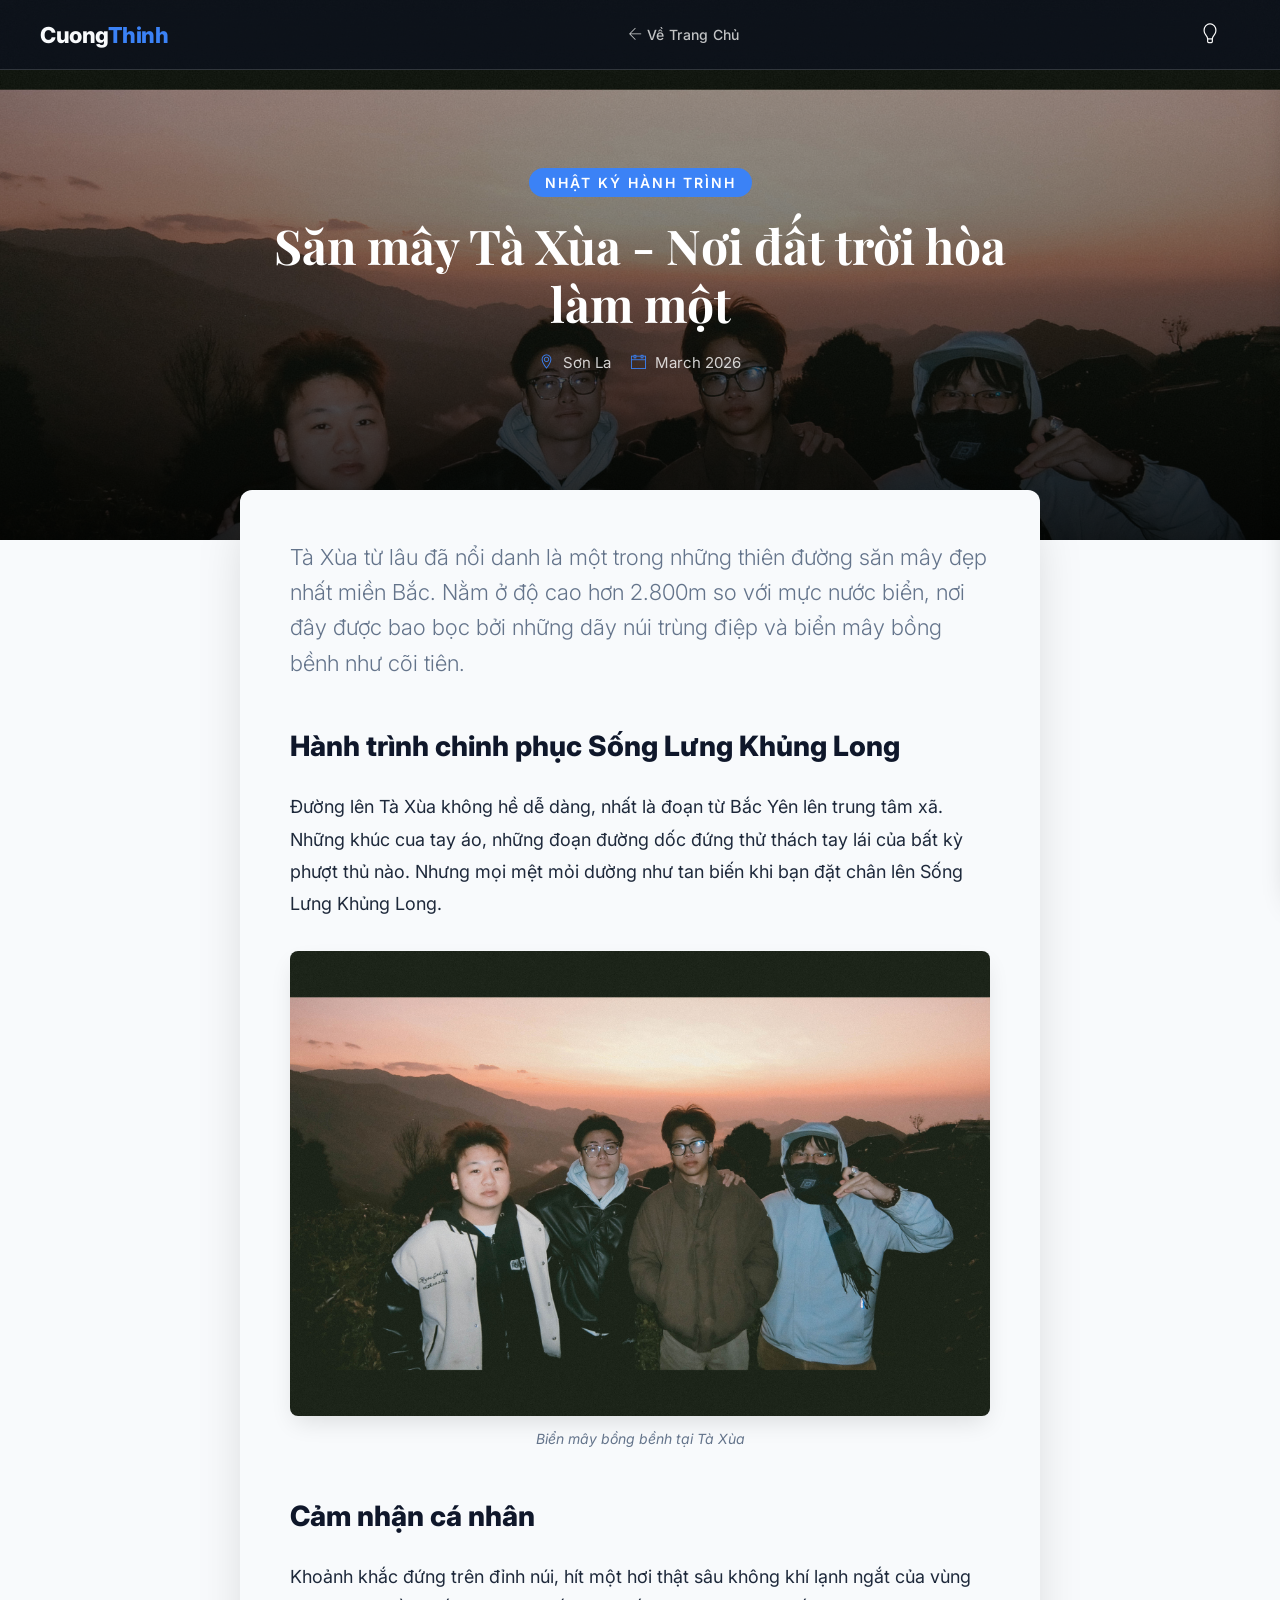
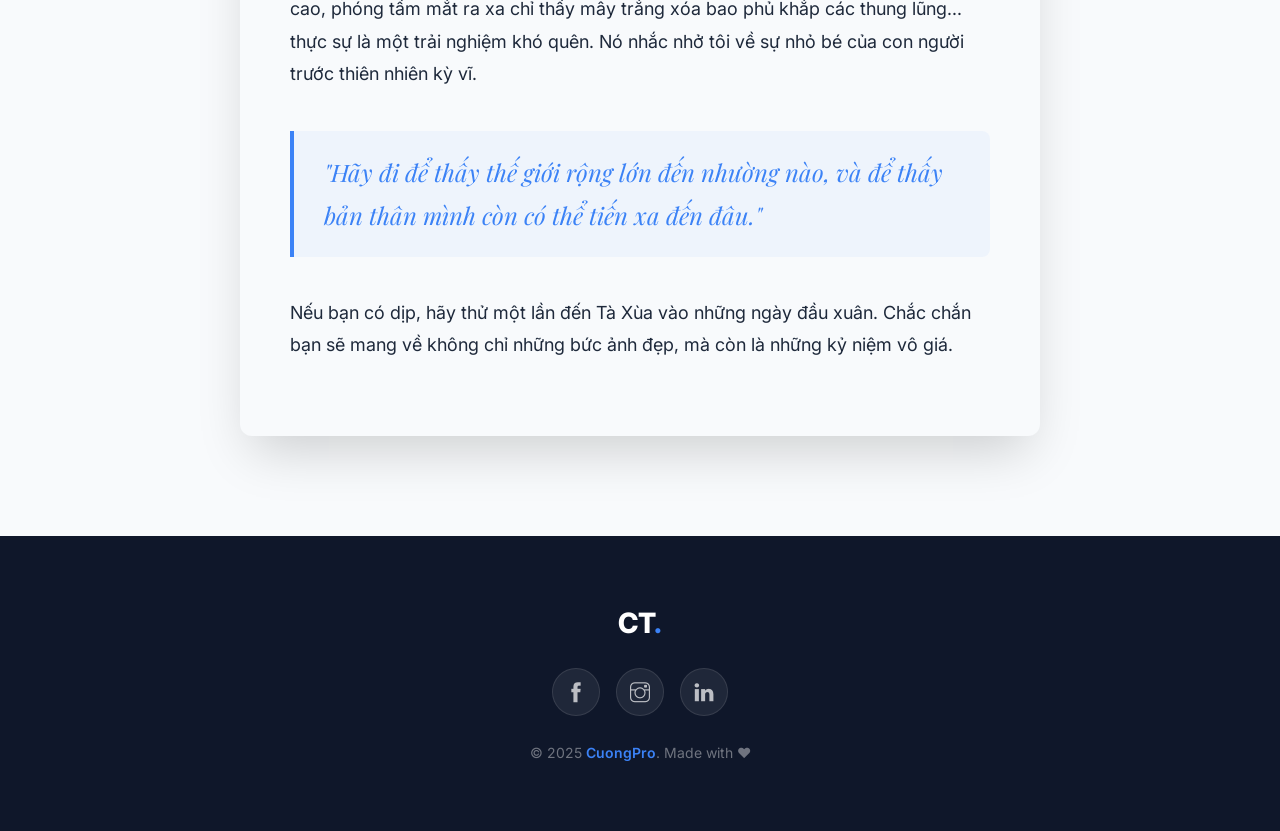
<file: blog-template.html>
<!DOCTYPE html>
<html lang="vi">
<head>
    <meta charset="UTF-8">
    <meta name="viewport" content="width=device-width, initial-scale=1.0">
    <title>Săn Mây Tà Xùa - CuongThinh Photography</title>
    <link href="https://fonts.googleapis.com/css2?family=Inter:wght@300;400;600;800&family=Playfair+Display:wght@700&display=swap" rel="stylesheet">
    <link rel="stylesheet" href="./assets/css/style.css">
    <link rel="stylesheet" href="./assets/font/themify-icons-font/themify-icons/themify-icons.css">
</head>
<body>
    <!-- ===== HEADER ===== -->
    <div id="header" class="scrolled">
        <a href="index.html" class="logo">Cuong<span>Thinh</span></a>
        <!-- Nav -->
        <ul id="nav">
            <li><a href="index.html" class="nav-link"><i class="ti-arrow-left"></i> Về Trang Chủ</a></li>
        </ul>
        
        <!-- Theme Toggle -->
        <button id="theme-toggle" class="theme-btn" aria-label="Toggle Dark Mode">
            <i class="ti-light-bulb"></i>
        </button>

        <button class="hamburger" id="hamburger" aria-label="Menu">
            <span></span>
            <span></span>
            <span></span>
        </button>
    </div>
    
    <div id="mobile-nav-overlay" class="mobile-nav-overlay"></div>
    <div id="mobile-nav" class="mobile-nav">
        <button class="close-btn" onclick="closeMobileNav()"><i class="ti-close"></i></button>
        <ul>
            <li><a href="index.html" onclick="closeMobileNav()">Về Trang Chủ</a></li>
        </ul>
    </div>

    <!-- ===== BLOG HERO ===== -->
    <div class="blog-hero" style="background-image: url('./assets/img/taxua.jpg');">
        <div class="hero-overlay"></div>
        <div class="blog-hero-content reveal-up">
            <span class="blog-category">Nhật ký hành trình</span>
            <h1 class="blog-title">Săn mây Tà Xùa - Nơi đất trời hòa làm một</h1>
            <div class="blog-meta">
                <span><i class="ti-location-pin"></i> Sơn La</span>
                <span><i class="ti-calendar"></i> March 2026</span>
            </div>
        </div>
    </div>

    <!-- ===== BLOG CONTENT ===== -->
    <div class="blog-container reveal-up">
        <article class="blog-post">
            <p class="lead">Tà Xùa từ lâu đã nổi danh là một trong những thiên đường săn mây đẹp nhất miền Bắc. Nằm ở độ cao hơn 2.800m so với mực nước biển, nơi đây được bao bọc bởi những dãy núi trùng điệp và biển mây bồng bềnh như cõi tiên.</p>
            
            <h2>Hành trình chinh phục Sống Lưng Khủng Long</h2>
            <p>Đường lên Tà Xùa không hề dễ dàng, nhất là đoạn từ Bắc Yên lên trung tâm xã. Những khúc cua tay áo, những đoạn đường dốc đứng thử thách tay lái của bất kỳ phượt thủ nào. Nhưng mọi mệt mỏi dường như tan biến khi bạn đặt chân lên Sống Lưng Khủng Long.</p>
            
            <img src="./assets/img/taxua.jpg" alt="Sống Lưng Khủng Long" class="blog-img">
            <span class="img-caption">Biển mây bồng bềnh tại Tà Xùa</span>
            
            <h2>Cảm nhận cá nhân</h2>
            <p>Khoảnh khắc đứng trên đỉnh núi, hít một hơi thật sâu không khí lạnh ngắt của vùng cao, phóng tầm mắt ra xa chỉ thấy mây trắng xóa bao phủ khắp các thung lũng... thực sự là một trải nghiệm khó quên. Nó nhắc nhở tôi về sự nhỏ bé của con người trước thiên nhiên kỳ vĩ.</p>
            
            <blockquote>
                "Hãy đi để thấy thế giới rộng lớn đến nhường nào, và để thấy bản thân mình còn có thể tiến xa đến đâu."
            </blockquote>

            <p>Nếu bạn có dịp, hãy thử một lần đến Tà Xùa vào những ngày đầu xuân. Chắc chắn bạn sẽ mang về không chỉ những bức ảnh đẹp, mà còn là những kỷ niệm vô giá.</p>
        </article>
    </div>

    <!-- ===== FOOTER ===== -->
    <div id="footer">
        <div class="footer-logo">CT<span>.</span></div>
        <div class="socials-list">
            <a href="https://www.facebook.com/teo.vu.94043/?locale=vi_VN" target="_blank"><i class="ti-facebook"></i></a>
            <a href="https://www.instagram.com/cuongpro_86/" target="_blank"><i class="ti-instagram"></i></a>
            <a href="https://github.com/cuonggm61-source"><i class="ti-linkedin"></i></a>
        </div>
        <p class="coppy-right">© 2025 <a href="index.html">CuongPro</a>. Made with ❤️</p>
    </div>

    <!-- ===== SCRIPTS ===== -->
    <script src="./assets/js/main.js"></script>
</body>
</html>
</file>
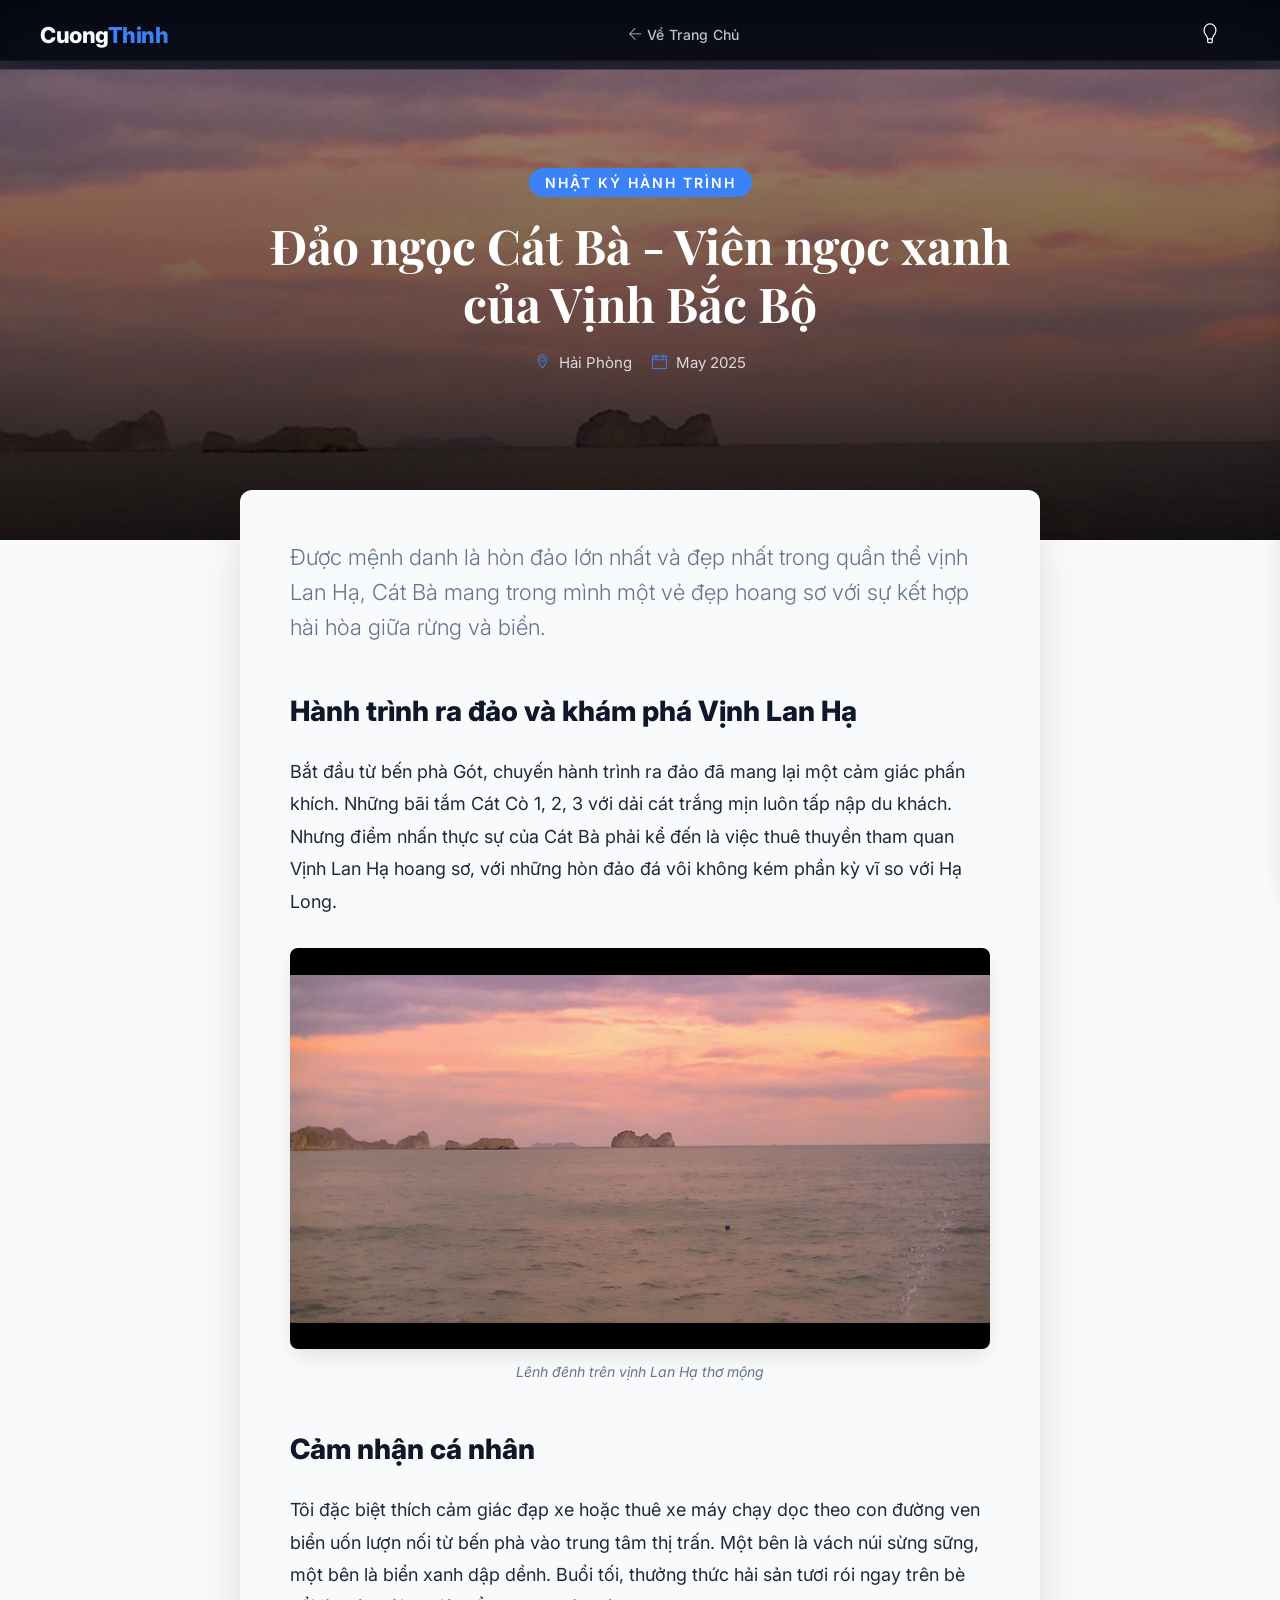
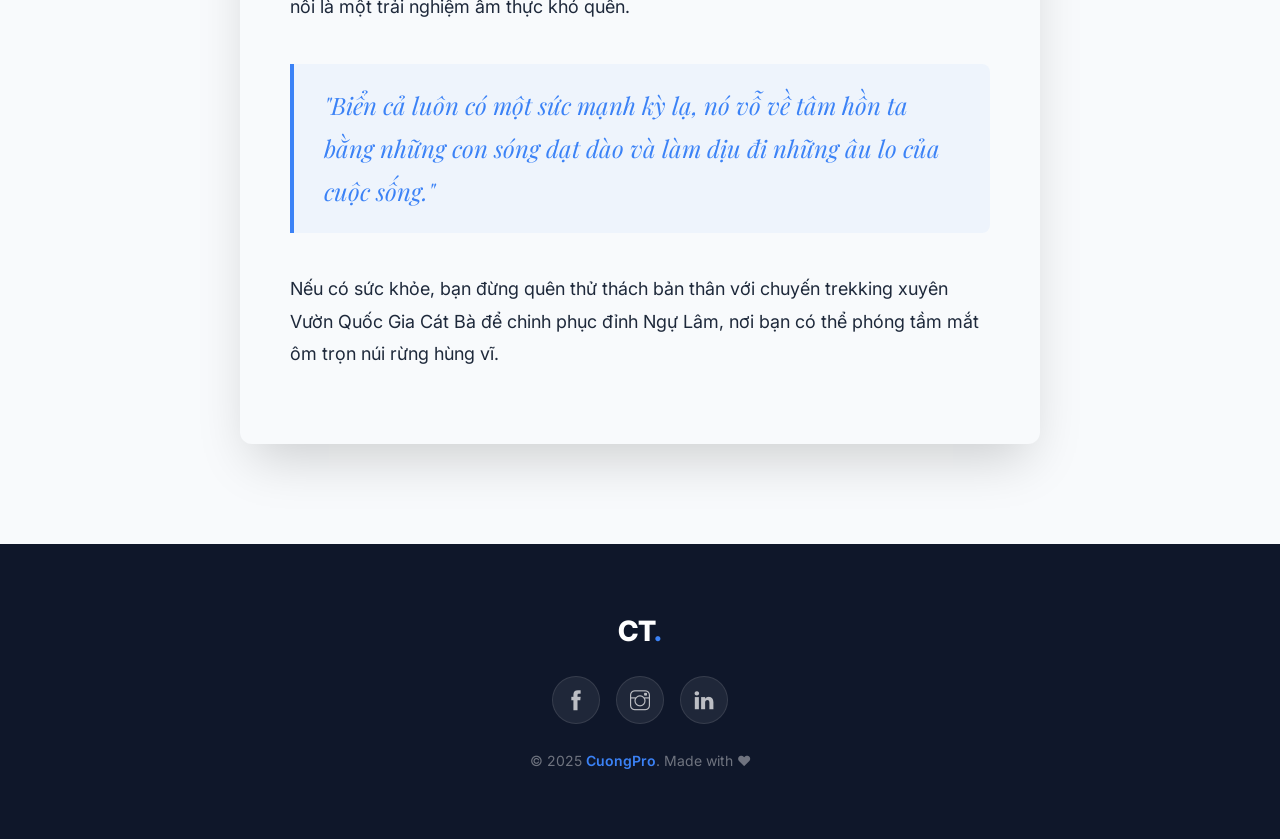
<file: catba.html>
<!DOCTYPE html>
<html lang="vi">
<head>
    <meta charset="UTF-8">
    <meta name="viewport" content="width=device-width, initial-scale=1.0">
    <title>Cát Bà - CuongThinh Photography</title>
    <link href="https://fonts.googleapis.com/css2?family=Inter:wght@300;400;600;800&family=Playfair+Display:wght@700&display=swap" rel="stylesheet">
    <link rel="stylesheet" href="./assets/css/style.css">
    <link rel="stylesheet" href="./assets/font/themify-icons-font/themify-icons/themify-icons.css">
</head>
<body>
    <!-- ===== HEADER ===== -->
    <div id="header" class="scrolled">
        <a href="index.html" class="logo">Cuong<span>Thinh</span></a>
        <ul id="nav">
            <li><a href="index.html" class="nav-link"><i class="ti-arrow-left"></i> Về Trang Chủ</a></li>
        </ul>
        <button id="theme-toggle" class="theme-btn" aria-label="Toggle Dark Mode">
            <i class="ti-light-bulb"></i>
        </button>
        <button class="hamburger" id="hamburger" aria-label="Menu">
            <span></span><span></span><span></span>
        </button>
    </div>
    
    <div id="mobile-nav-overlay" class="mobile-nav-overlay"></div>
    <div id="mobile-nav" class="mobile-nav">
        <button class="close-btn" onclick="closeMobileNav()"><i class="ti-close"></i></button>
        <ul>
            <li><a href="index.html" onclick="closeMobileNav()">Về Trang Chủ</a></li>
        </ul>
    </div>

    <!-- ===== BLOG HERO ===== -->
    <div class="blog-hero" style="background-image: url('./assets/img/catba.jpg');">
        <div class="hero-overlay"></div>
        <div class="blog-hero-content reveal-up">
            <span class="blog-category">Nhật ký hành trình</span>
            <h1 class="blog-title">Đảo ngọc Cát Bà - Viên ngọc xanh của Vịnh Bắc Bộ</h1>
            <div class="blog-meta">
                <span><i class="ti-location-pin"></i> Hải Phòng</span>
                <span><i class="ti-calendar"></i> May 2025</span>
            </div>
        </div>
    </div>

    <!-- ===== BLOG CONTENT ===== -->
    <div class="blog-container reveal-up">
        <article class="blog-post">
            <p class="lead">Được mệnh danh là hòn đảo lớn nhất và đẹp nhất trong quần thể vịnh Lan Hạ, Cát Bà mang trong mình một vẻ đẹp hoang sơ với sự kết hợp hài hòa giữa rừng và biển.</p>
            
            <h2>Hành trình ra đảo và khám phá Vịnh Lan Hạ</h2>
            <p>Bắt đầu từ bến phà Gót, chuyến hành trình ra đảo đã mang lại một cảm giác phấn khích. Những bãi tắm Cát Cò 1, 2, 3 với dải cát trắng mịn luôn tấp nập du khách. Nhưng điểm nhấn thực sự của Cát Bà phải kể đến là việc thuê thuyền tham quan Vịnh Lan Hạ hoang sơ, với những hòn đảo đá vôi không kém phần kỳ vĩ so với Hạ Long.</p>
            
            <img src="./assets/img/catba.jpg" alt="Vịnh Lan Hạ Cát Bà" class="blog-img">
            <span class="img-caption">Lênh đênh trên vịnh Lan Hạ thơ mộng</span>
            
            <h2>Cảm nhận cá nhân</h2>
            <p>Tôi đặc biệt thích cảm giác đạp xe hoặc thuê xe máy chạy dọc theo con đường ven biển uốn lượn nối từ bến phà vào trung tâm thị trấn. Một bên là vách núi sừng sững, một bên là biển xanh dập dềnh. Buổi tối, thưởng thức hải sản tươi rói ngay trên bè nổi là một trải nghiệm ẩm thực khó quên.</p>
            
            <blockquote>
                "Biển cả luôn có một sức mạnh kỳ lạ, nó vỗ về tâm hồn ta bằng những con sóng dạt dào và làm dịu đi những âu lo của cuộc sống."
            </blockquote>

            <p>Nếu có sức khỏe, bạn đừng quên thử thách bản thân với chuyến trekking xuyên Vườn Quốc Gia Cát Bà để chinh phục đỉnh Ngự Lâm, nơi bạn có thể phóng tầm mắt ôm trọn núi rừng hùng vĩ.</p>
        </article>
    </div>

    <!-- ===== FOOTER ===== -->
    <div id="footer">
        <div class="footer-logo">CT<span>.</span></div>
        <div class="socials-list">
            <a href="https://www.facebook.com/teo.vu.94043/?locale=vi_VN" target="_blank"><i class="ti-facebook"></i></a>
            <a href="https://www.instagram.com/cuongpro_86/" target="_blank"><i class="ti-instagram"></i></a>
            <a href="https://github.com/cuonggm61-source"><i class="ti-linkedin"></i></a>
        </div>
        <p class="coppy-right">© 2025 <a href="index.html">CuongPro</a>. Made with ❤️</p>
    </div>

    <script src="./assets/js/main.js"></script>
</body>
</html>
</file>
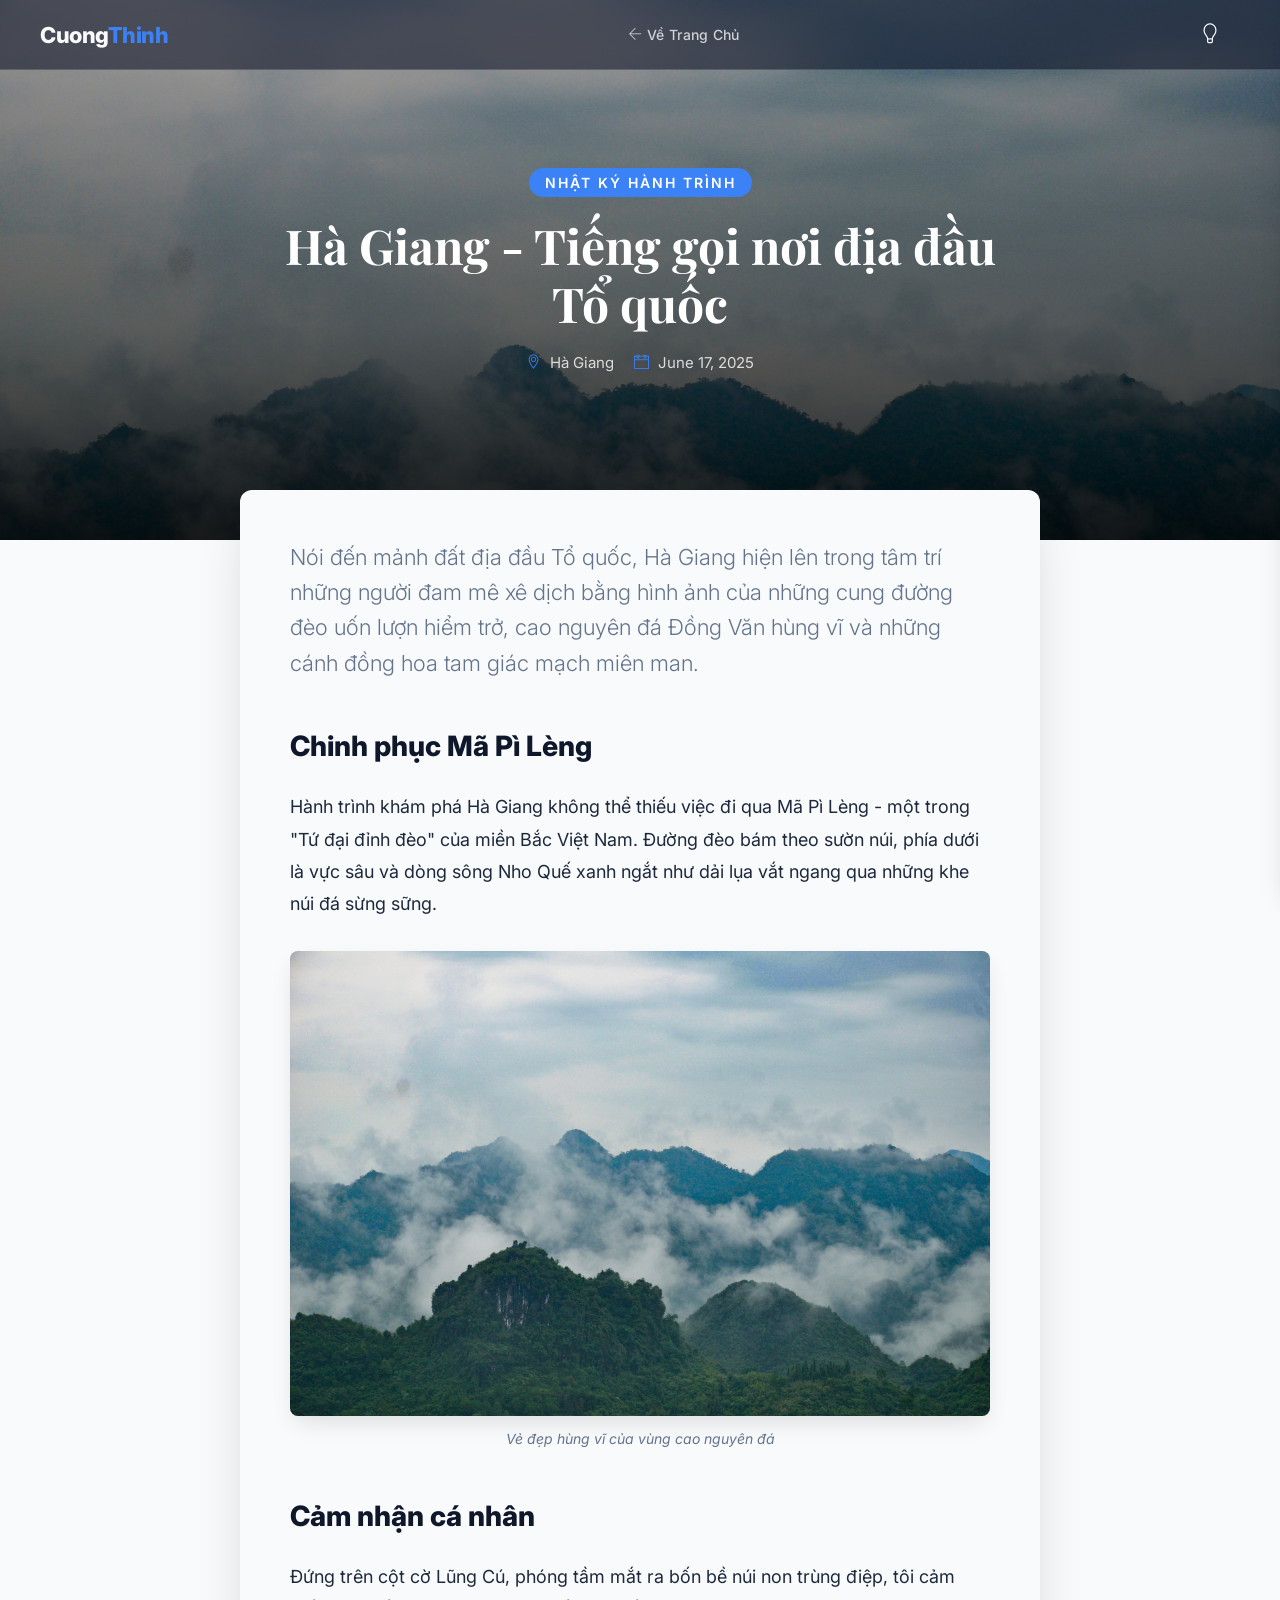
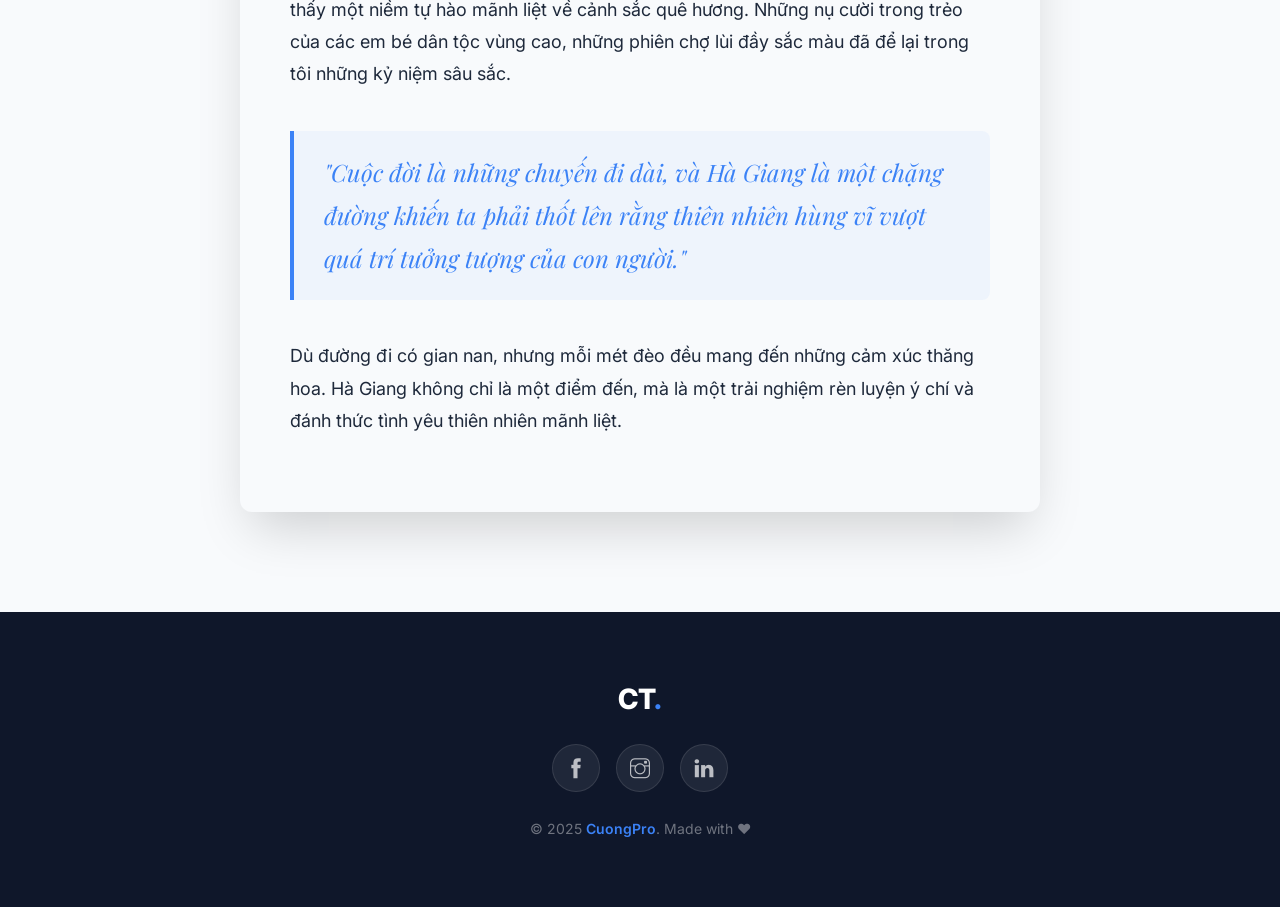
<file: hagiang.html>
<!DOCTYPE html>
<html lang="vi">
<head>
    <meta charset="UTF-8">
    <meta name="viewport" content="width=device-width, initial-scale=1.0">
    <title>Hà Giang - CuongThinh Photography</title>
    <link href="https://fonts.googleapis.com/css2?family=Inter:wght@300;400;600;800&family=Playfair+Display:wght@700&display=swap" rel="stylesheet">
    <link rel="stylesheet" href="./assets/css/style.css">
    <link rel="stylesheet" href="./assets/font/themify-icons-font/themify-icons/themify-icons.css">
</head>
<body>
    <!-- ===== HEADER ===== -->
    <div id="header" class="scrolled">
        <a href="index.html" class="logo">Cuong<span>Thinh</span></a>
        <ul id="nav">
            <li><a href="index.html" class="nav-link"><i class="ti-arrow-left"></i> Về Trang Chủ</a></li>
        </ul>
        <button id="theme-toggle" class="theme-btn" aria-label="Toggle Dark Mode">
            <i class="ti-light-bulb"></i>
        </button>
        <button class="hamburger" id="hamburger" aria-label="Menu">
            <span></span><span></span><span></span>
        </button>
    </div>
    
    <div id="mobile-nav-overlay" class="mobile-nav-overlay"></div>
    <div id="mobile-nav" class="mobile-nav">
        <button class="close-btn" onclick="closeMobileNav()"><i class="ti-close"></i></button>
        <ul>
            <li><a href="index.html" onclick="closeMobileNav()">Về Trang Chủ</a></li>
        </ul>
    </div>

    <!-- ===== BLOG HERO ===== -->
    <div class="blog-hero" style="background-image: url('./assets/img/DSC_0217.jpg');">
        <div class="hero-overlay"></div>
        <div class="blog-hero-content reveal-up">
            <span class="blog-category">Nhật ký hành trình</span>
            <h1 class="blog-title">Hà Giang - Tiếng gọi nơi địa đầu Tổ quốc</h1>
            <div class="blog-meta">
                <span><i class="ti-location-pin"></i> Hà Giang</span>
                <span><i class="ti-calendar"></i> June 17, 2025</span>
            </div>
        </div>
    </div>

    <!-- ===== BLOG CONTENT ===== -->
    <div class="blog-container reveal-up">
        <article class="blog-post">
            <p class="lead">Nói đến mảnh đất địa đầu Tổ quốc, Hà Giang hiện lên trong tâm trí những người đam mê xê dịch bằng hình ảnh của những cung đường đèo uốn lượn hiểm trở, cao nguyên đá Đồng Văn hùng vĩ và những cánh đồng hoa tam giác mạch miên man.</p>
            
            <h2>Chinh phục Mã Pì Lèng</h2>
            <p>Hành trình khám phá Hà Giang không thể thiếu việc đi qua Mã Pì Lèng - một trong "Tứ đại đỉnh đèo" của miền Bắc Việt Nam. Đường đèo bám theo sườn núi, phía dưới là vực sâu và dòng sông Nho Quế xanh ngắt như dải lụa vắt ngang qua những khe núi đá sừng sững.</p>
            
            <img src="./assets/img/DSC_0217.jpg" alt="Phong cảnh Hà Giang" class="blog-img">
            <span class="img-caption">Vẻ đẹp hùng vĩ của vùng cao nguyên đá</span>
            
            <h2>Cảm nhận cá nhân</h2>
            <p>Đứng trên cột cờ Lũng Cú, phóng tầm mắt ra bốn bề núi non trùng điệp, tôi cảm thấy một niềm tự hào mãnh liệt về cảnh sắc quê hương. Những nụ cười trong trẻo của các em bé dân tộc vùng cao, những phiên chợ lùi đầy sắc màu đã để lại trong tôi những kỷ niệm sâu sắc.</p>
            
            <blockquote>
                "Cuộc đời là những chuyến đi dài, và Hà Giang là một chặng đường khiến ta phải thốt lên rằng thiên nhiên hùng vĩ vượt quá trí tưởng tượng của con người."
            </blockquote>

            <p>Dù đường đi có gian nan, nhưng mỗi mét đèo đều mang đến những cảm xúc thăng hoa. Hà Giang không chỉ là một điểm đến, mà là một trải nghiệm rèn luyện ý chí và đánh thức tình yêu thiên nhiên mãnh liệt.</p>
        </article>
    </div>

    <!-- ===== FOOTER ===== -->
    <div id="footer">
        <div class="footer-logo">CT<span>.</span></div>
        <div class="socials-list">
            <a href="https://www.facebook.com/teo.vu.94043/?locale=vi_VN" target="_blank"><i class="ti-facebook"></i></a>
            <a href="https://www.instagram.com/cuongpro_86/" target="_blank"><i class="ti-instagram"></i></a>
            <a href="https://github.com/cuonggm61-source"><i class="ti-linkedin"></i></a>
        </div>
        <p class="coppy-right">© 2025 <a href="index.html">CuongPro</a>. Made with ❤️</p>
    </div>

    <script src="./assets/js/main.js"></script>
</body>
</html>
</file>
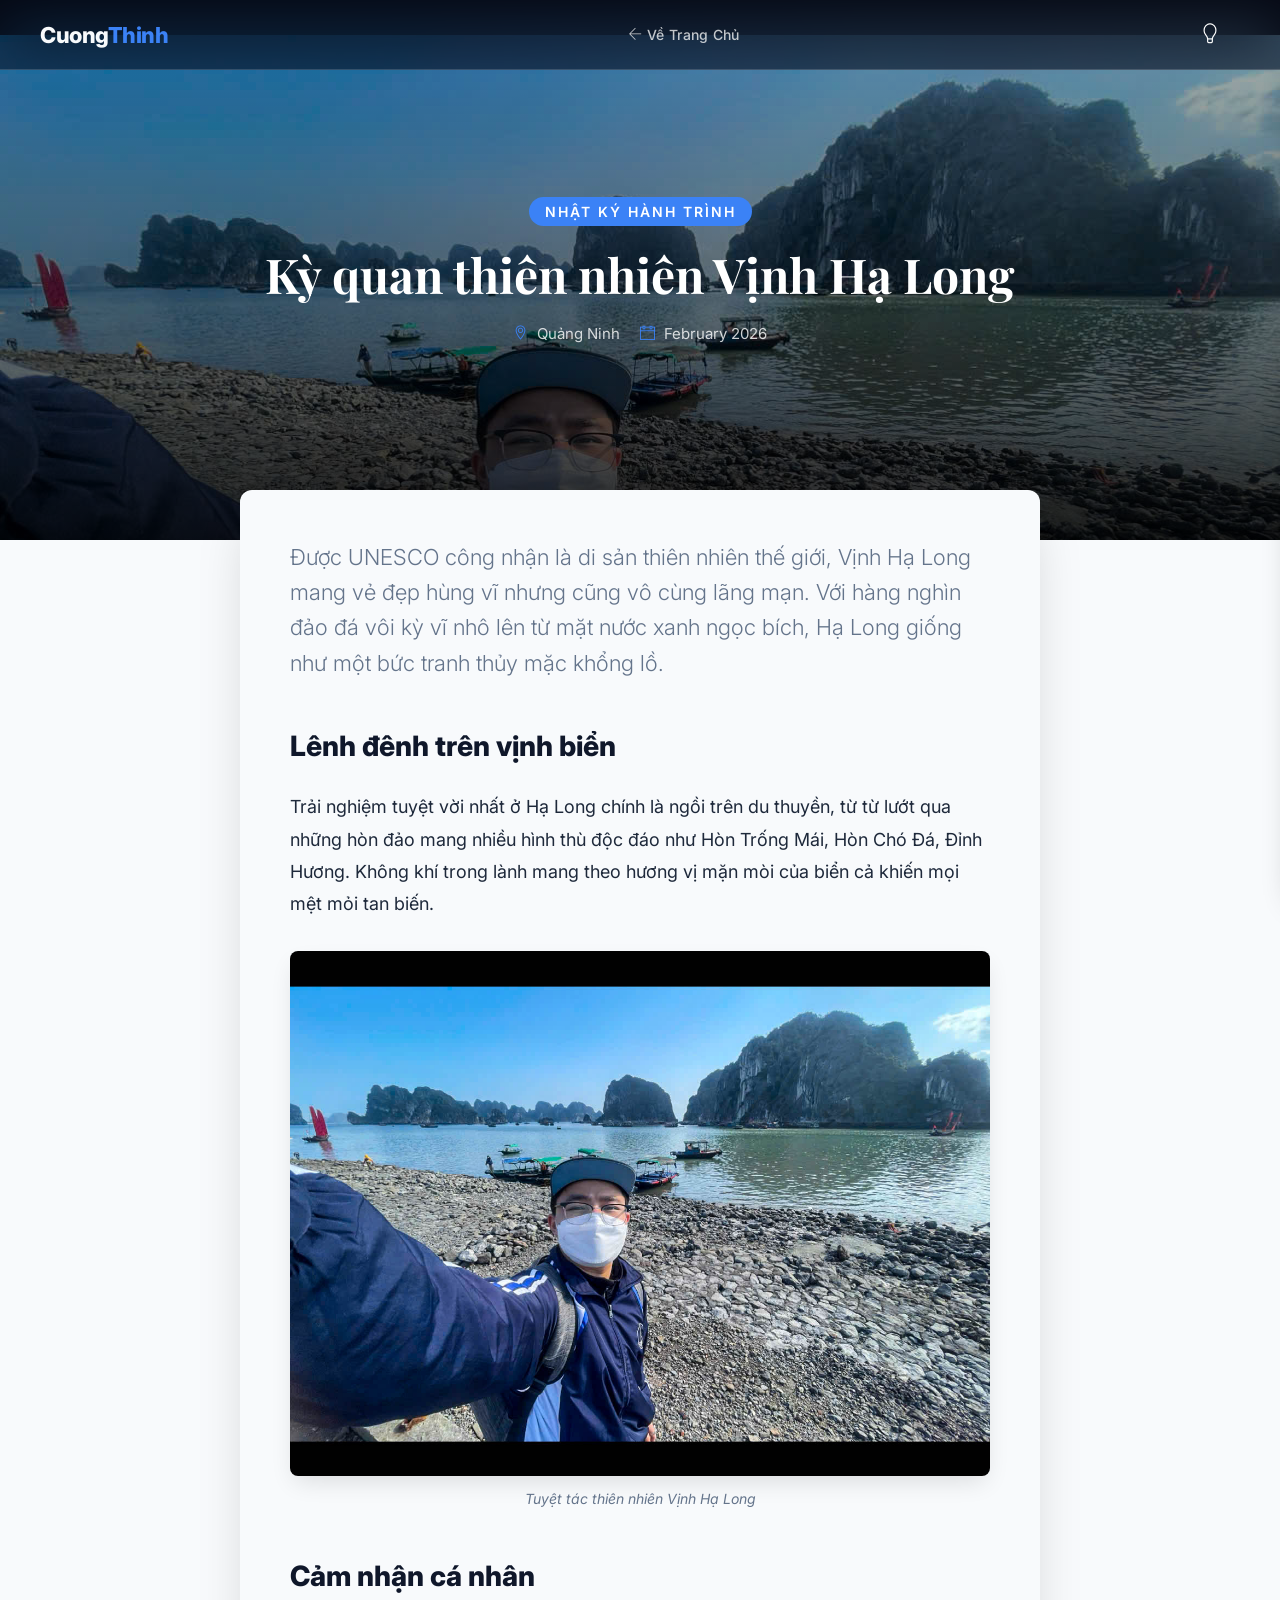
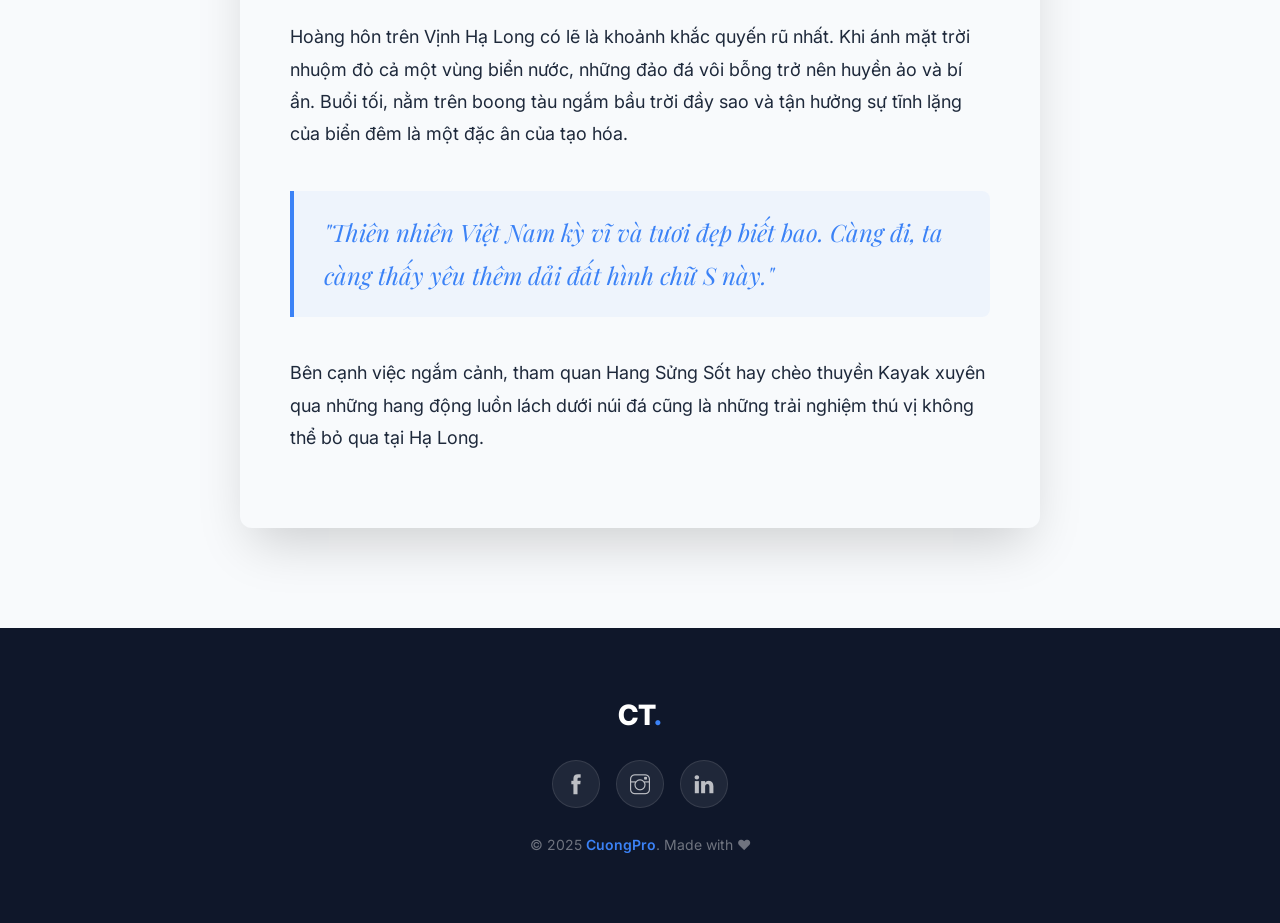
<file: halong.html>
<!DOCTYPE html>
<html lang="vi">
<head>
    <meta charset="UTF-8">
    <meta name="viewport" content="width=device-width, initial-scale=1.0">
    <title>Hạ Long - CuongThinh Photography</title>
    <link href="https://fonts.googleapis.com/css2?family=Inter:wght@300;400;600;800&family=Playfair+Display:wght@700&display=swap" rel="stylesheet">
    <link rel="stylesheet" href="./assets/css/style.css">
    <link rel="stylesheet" href="./assets/font/themify-icons-font/themify-icons/themify-icons.css">
</head>
<body>
    <!-- ===== HEADER ===== -->
    <div id="header" class="scrolled">
        <a href="index.html" class="logo">Cuong<span>Thinh</span></a>
        <ul id="nav">
            <li><a href="index.html" class="nav-link"><i class="ti-arrow-left"></i> Về Trang Chủ</a></li>
        </ul>
        <button id="theme-toggle" class="theme-btn" aria-label="Toggle Dark Mode">
            <i class="ti-light-bulb"></i>
        </button>
        <button class="hamburger" id="hamburger" aria-label="Menu">
            <span></span><span></span><span></span>
        </button>
    </div>
    
    <div id="mobile-nav-overlay" class="mobile-nav-overlay"></div>
    <div id="mobile-nav" class="mobile-nav">
        <button class="close-btn" onclick="closeMobileNav()"><i class="ti-close"></i></button>
        <ul>
            <li><a href="index.html" onclick="closeMobileNav()">Về Trang Chủ</a></li>
        </ul>
    </div>

    <!-- ===== BLOG HERO ===== -->
    <div class="blog-hero" style="background-image: url('./assets/img/halong.jpg');">
        <div class="hero-overlay"></div>
        <div class="blog-hero-content reveal-up">
            <span class="blog-category">Nhật ký hành trình</span>
            <h1 class="blog-title">Kỳ quan thiên nhiên Vịnh Hạ Long</h1>
            <div class="blog-meta">
                <span><i class="ti-location-pin"></i> Quảng Ninh</span>
                <span><i class="ti-calendar"></i> February 2026</span>
            </div>
        </div>
    </div>

    <!-- ===== BLOG CONTENT ===== -->
    <div class="blog-container reveal-up">
        <article class="blog-post">
            <p class="lead">Được UNESCO công nhận là di sản thiên nhiên thế giới, Vịnh Hạ Long mang vẻ đẹp hùng vĩ nhưng cũng vô cùng lãng mạn. Với hàng nghìn đảo đá vôi kỳ vĩ nhô lên từ mặt nước xanh ngọc bích, Hạ Long giống như một bức tranh thủy mặc khổng lồ.</p>
            
            <h2>Lênh đênh trên vịnh biển</h2>
            <p>Trải nghiệm tuyệt vời nhất ở Hạ Long chính là ngồi trên du thuyền, từ từ lướt qua những hòn đảo mang nhiều hình thù độc đáo như Hòn Trống Mái, Hòn Chó Đá, Đỉnh Hương. Không khí trong lành mang theo hương vị mặn mòi của biển cả khiến mọi mệt mỏi tan biến.</p>
            
            <img src="./assets/img/halong.jpg" alt="Vịnh Hạ Long" class="blog-img">
            <span class="img-caption">Tuyệt tác thiên nhiên Vịnh Hạ Long</span>
            
            <h2>Cảm nhận cá nhân</h2>
            <p>Hoàng hôn trên Vịnh Hạ Long có lẽ là khoảnh khắc quyến rũ nhất. Khi ánh mặt trời nhuộm đỏ cả một vùng biển nước, những đảo đá vôi bỗng trở nên huyền ảo và bí ẩn. Buổi tối, nằm trên boong tàu ngắm bầu trời đầy sao và tận hưởng sự tĩnh lặng của biển đêm là một đặc ân của tạo hóa.</p>
            
            <blockquote>
                "Thiên nhiên Việt Nam kỳ vĩ và tươi đẹp biết bao. Càng đi, ta càng thấy yêu thêm dải đất hình chữ S này."
            </blockquote>

            <p>Bên cạnh việc ngắm cảnh, tham quan Hang Sửng Sốt hay chèo thuyền Kayak xuyên qua những hang động luồn lách dưới núi đá cũng là những trải nghiệm thú vị không thể bỏ qua tại Hạ Long.</p>
        </article>
    </div>

    <!-- ===== FOOTER ===== -->
    <div id="footer">
        <div class="footer-logo">CT<span>.</span></div>
        <div class="socials-list">
            <a href="https://www.facebook.com/teo.vu.94043/?locale=vi_VN" target="_blank"><i class="ti-facebook"></i></a>
            <a href="https://www.instagram.com/cuongpro_86/" target="_blank"><i class="ti-instagram"></i></a>
            <a href="https://github.com/cuonggm61-source"><i class="ti-linkedin"></i></a>
        </div>
        <p class="coppy-right">© 2025 <a href="index.html">CuongPro</a>. Made with ❤️</p>
    </div>

    <script src="./assets/js/main.js"></script>
</body>
</html>
</file>
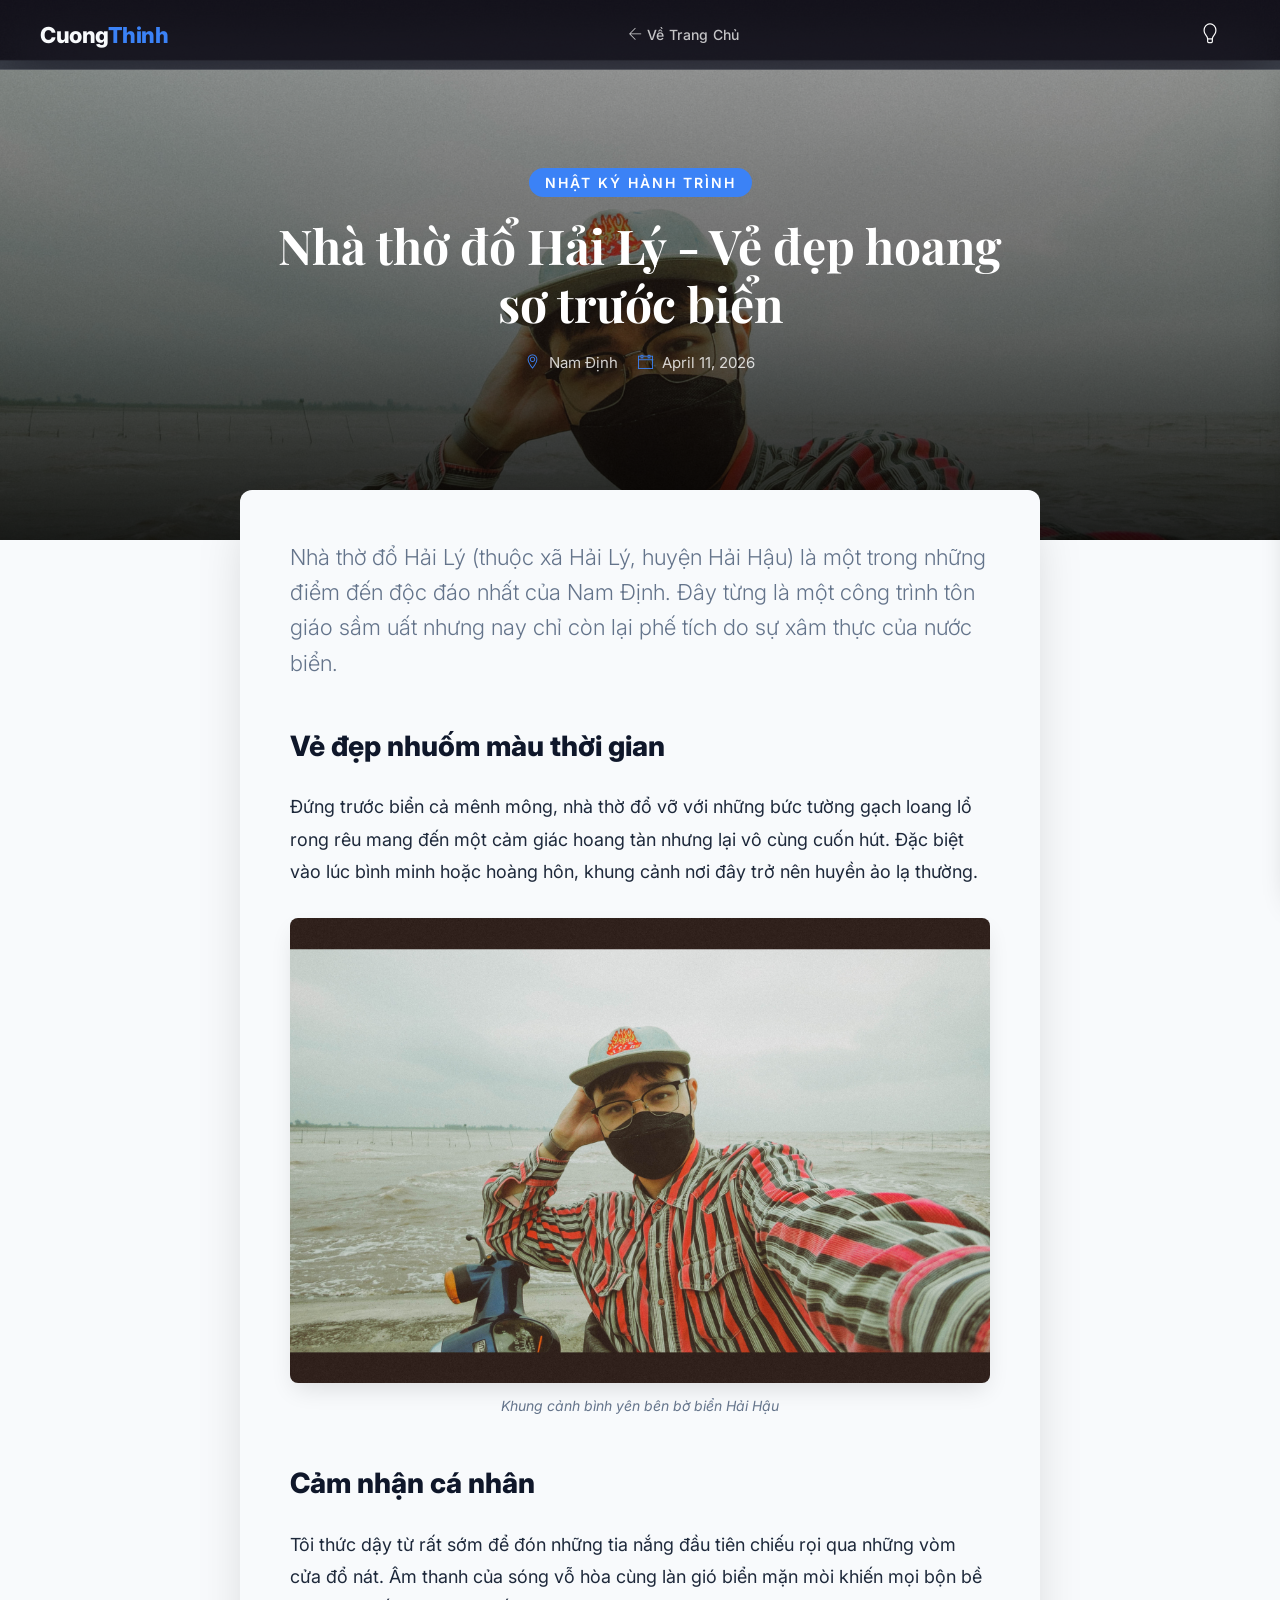
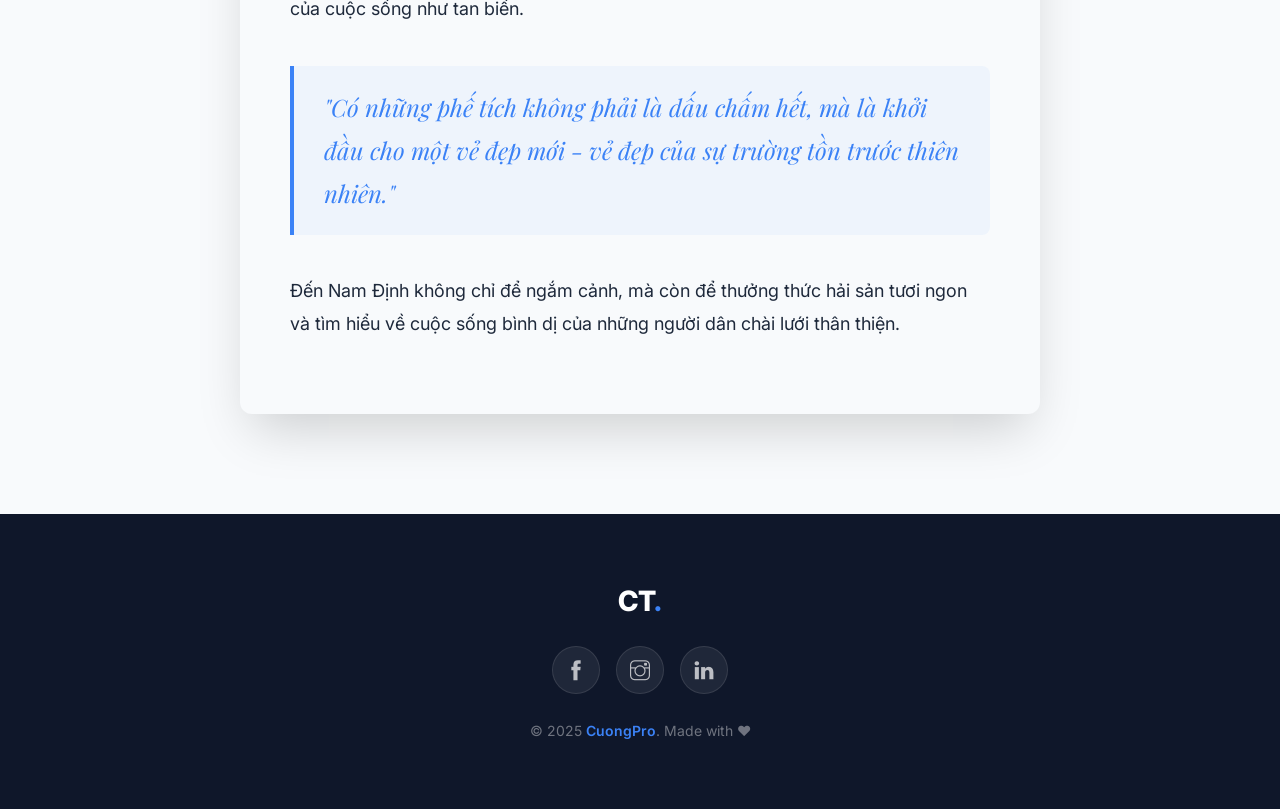
<file: namdinh.html>
<!DOCTYPE html>
<html lang="vi">
<head>
    <meta charset="UTF-8">
    <meta name="viewport" content="width=device-width, initial-scale=1.0">
    <title>Nam Định - CuongThinh Photography</title>
    <link href="https://fonts.googleapis.com/css2?family=Inter:wght@300;400;600;800&family=Playfair+Display:wght@700&display=swap" rel="stylesheet">
    <link rel="stylesheet" href="./assets/css/style.css">
    <link rel="stylesheet" href="./assets/font/themify-icons-font/themify-icons/themify-icons.css">
</head>
<body>
    <!-- ===== HEADER ===== -->
    <div id="header" class="scrolled">
        <a href="index.html" class="logo">Cuong<span>Thinh</span></a>
        <ul id="nav">
            <li><a href="index.html" class="nav-link"><i class="ti-arrow-left"></i> Về Trang Chủ</a></li>
        </ul>
        <button id="theme-toggle" class="theme-btn" aria-label="Toggle Dark Mode">
            <i class="ti-light-bulb"></i>
        </button>
        <button class="hamburger" id="hamburger" aria-label="Menu">
            <span></span><span></span><span></span>
        </button>
    </div>
    
    <div id="mobile-nav-overlay" class="mobile-nav-overlay"></div>
    <div id="mobile-nav" class="mobile-nav">
        <button class="close-btn" onclick="closeMobileNav()"><i class="ti-close"></i></button>
        <ul>
            <li><a href="index.html" onclick="closeMobileNav()">Về Trang Chủ</a></li>
        </ul>
    </div>

    <!-- ===== BLOG HERO ===== -->
    <div class="blog-hero" style="background-image: url('./assets/img/namdinh.jpg');">
        <div class="hero-overlay"></div>
        <div class="blog-hero-content reveal-up">
            <span class="blog-category">Nhật ký hành trình</span>
            <h1 class="blog-title">Nhà thờ đổ Hải Lý - Vẻ đẹp hoang sơ trước biển</h1>
            <div class="blog-meta">
                <span><i class="ti-location-pin"></i> Nam Định</span>
                <span><i class="ti-calendar"></i> April 11, 2026</span>
            </div>
        </div>
    </div>

    <!-- ===== BLOG CONTENT ===== -->
    <div class="blog-container reveal-up">
        <article class="blog-post">
            <p class="lead">Nhà thờ đổ Hải Lý (thuộc xã Hải Lý, huyện Hải Hậu) là một trong những điểm đến độc đáo nhất của Nam Định. Đây từng là một công trình tôn giáo sầm uất nhưng nay chỉ còn lại phế tích do sự xâm thực của nước biển.</p>
            
            <h2>Vẻ đẹp nhuốm màu thời gian</h2>
            <p>Đứng trước biển cả mênh mông, nhà thờ đổ vỡ với những bức tường gạch loang lổ rong rêu mang đến một cảm giác hoang tàn nhưng lại vô cùng cuốn hút. Đặc biệt vào lúc bình minh hoặc hoàng hôn, khung cảnh nơi đây trở nên huyền ảo lạ thường.</p>
            
            <img src="./assets/img/namdinh.jpg" alt="Nhà thờ đổ Nam Định" class="blog-img">
            <span class="img-caption">Khung cảnh bình yên bên bờ biển Hải Hậu</span>
            
            <h2>Cảm nhận cá nhân</h2>
            <p>Tôi thức dậy từ rất sớm để đón những tia nắng đầu tiên chiếu rọi qua những vòm cửa đổ nát. Âm thanh của sóng vỗ hòa cùng làn gió biển mặn mòi khiến mọi bộn bề của cuộc sống như tan biến.</p>
            
            <blockquote>
                "Có những phế tích không phải là dấu chấm hết, mà là khởi đầu cho một vẻ đẹp mới - vẻ đẹp của sự trường tồn trước thiên nhiên."
            </blockquote>

            <p>Đến Nam Định không chỉ để ngắm cảnh, mà còn để thưởng thức hải sản tươi ngon và tìm hiểu về cuộc sống bình dị của những người dân chài lưới thân thiện.</p>
        </article>
    </div>

    <!-- ===== FOOTER ===== -->
    <div id="footer">
        <div class="footer-logo">CT<span>.</span></div>
        <div class="socials-list">
            <a href="https://www.facebook.com/teo.vu.94043/?locale=vi_VN" target="_blank"><i class="ti-facebook"></i></a>
            <a href="https://www.instagram.com/cuongpro_86/" target="_blank"><i class="ti-instagram"></i></a>
            <a href="https://github.com/cuonggm61-source"><i class="ti-linkedin"></i></a>
        </div>
        <p class="coppy-right">© 2025 <a href="index.html">CuongPro</a>. Made with ❤️</p>
    </div>

    <script src="./assets/js/main.js"></script>
</body>
</html>
</file>
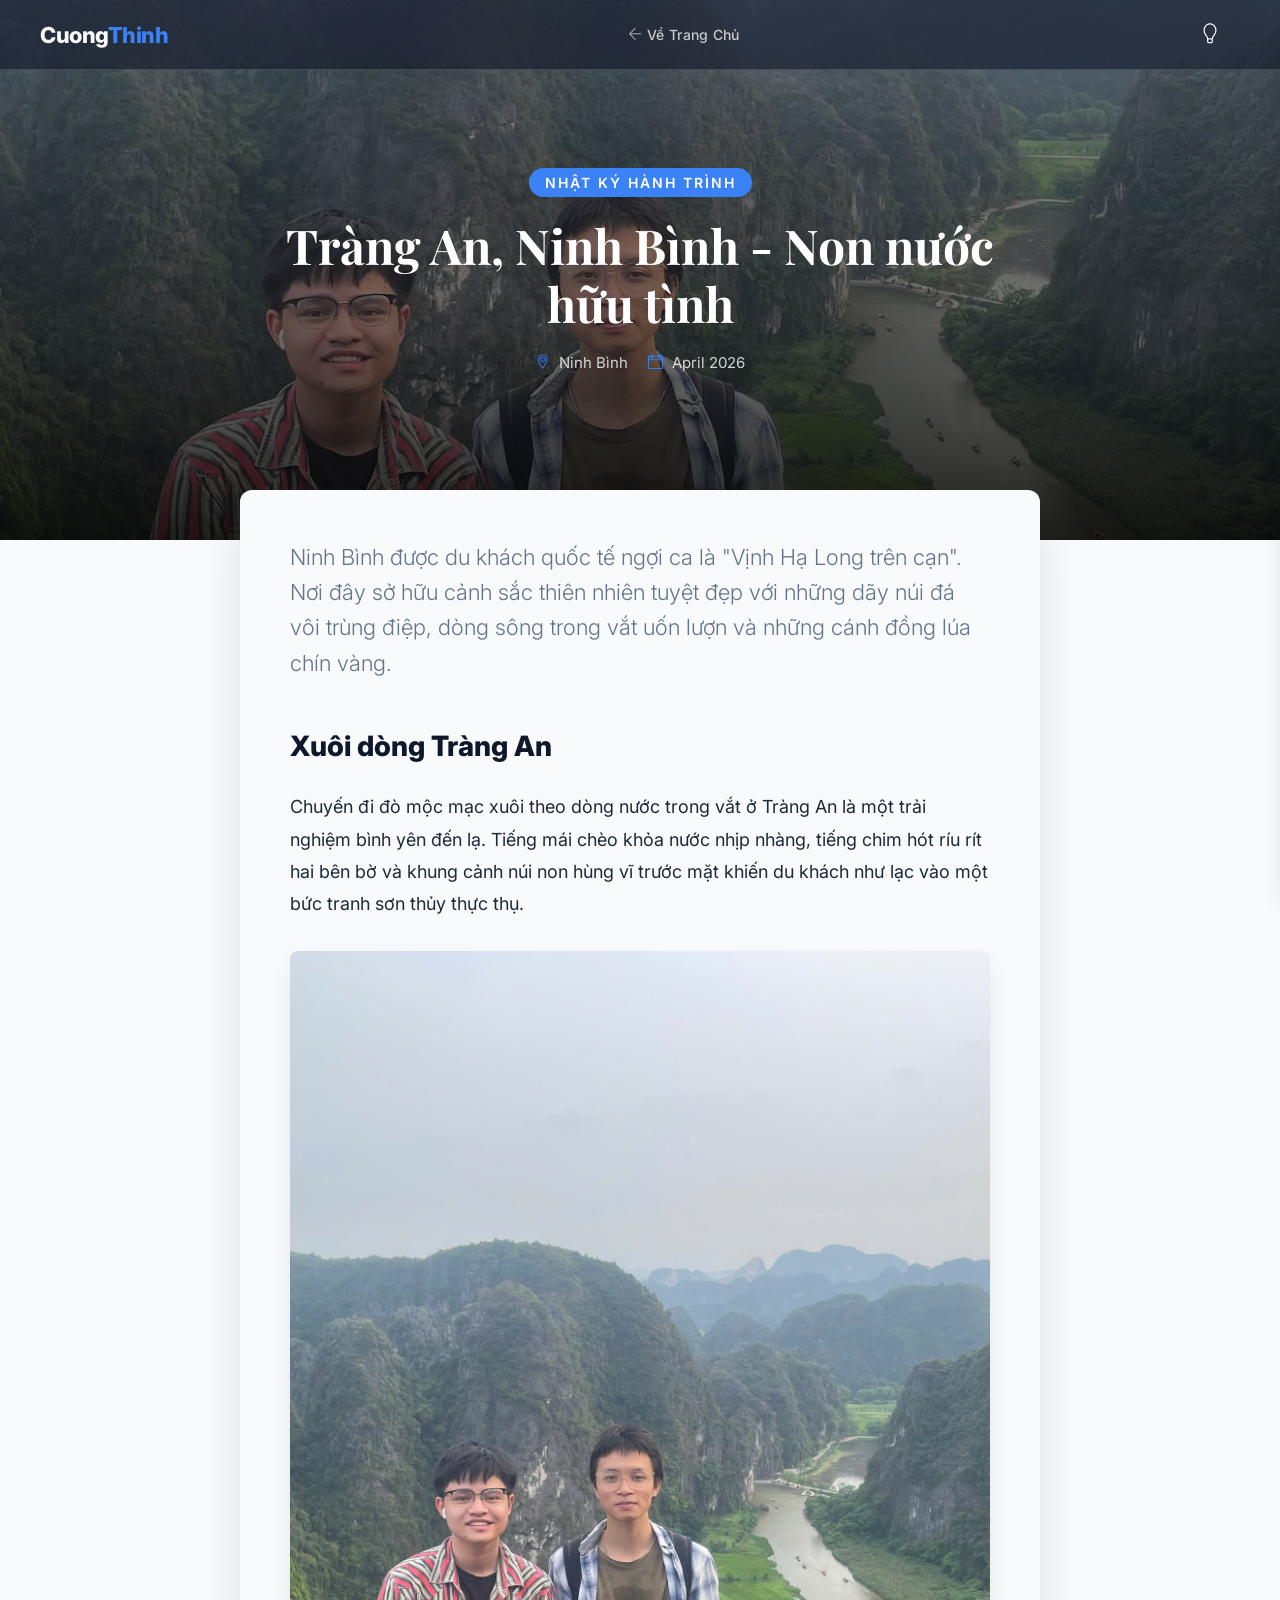
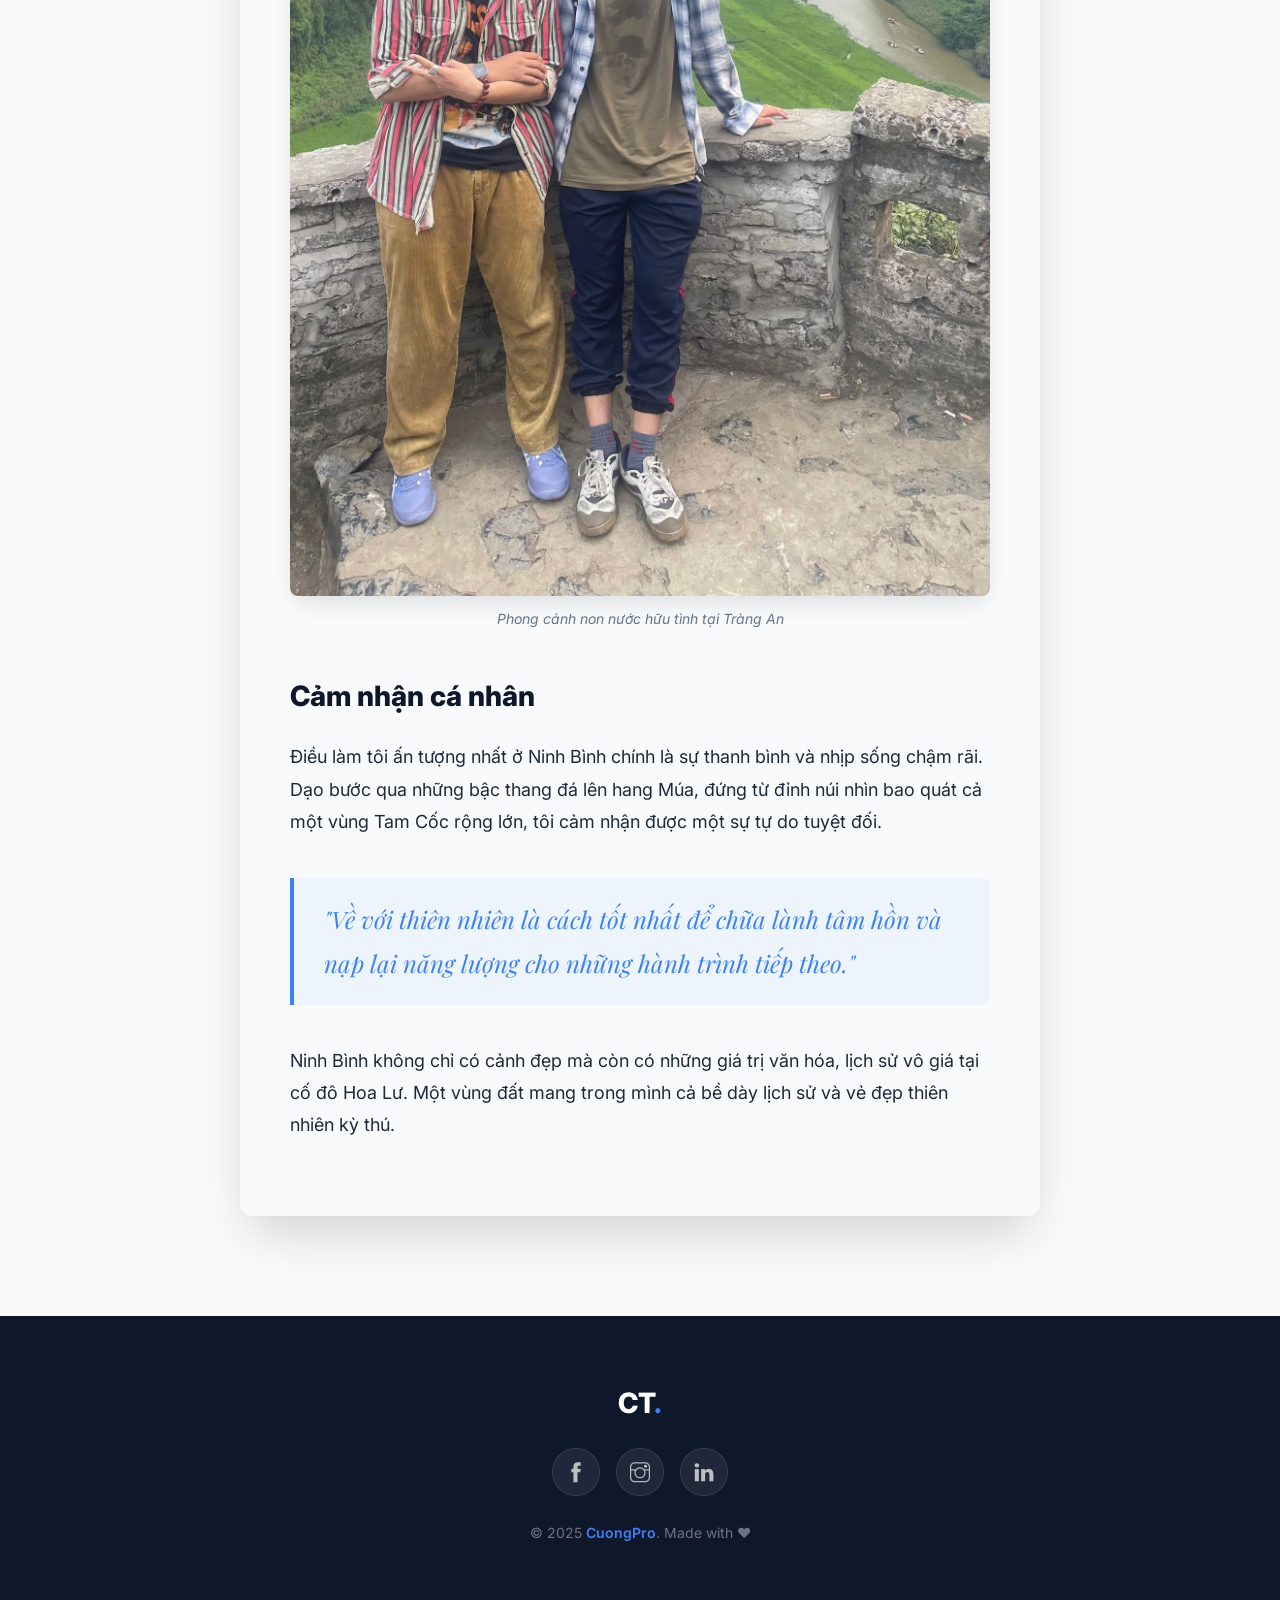
<file: ninhbinh.html>
<!DOCTYPE html>
<html lang="vi">
<head>
    <meta charset="UTF-8">
    <meta name="viewport" content="width=device-width, initial-scale=1.0">
    <title>Ninh Bình - CuongThinh Photography</title>
    <link href="https://fonts.googleapis.com/css2?family=Inter:wght@300;400;600;800&family=Playfair+Display:wght@700&display=swap" rel="stylesheet">
    <link rel="stylesheet" href="./assets/css/style.css">
    <link rel="stylesheet" href="./assets/font/themify-icons-font/themify-icons/themify-icons.css">
</head>
<body>
    <!-- ===== HEADER ===== -->
    <div id="header" class="scrolled">
        <a href="index.html" class="logo">Cuong<span>Thinh</span></a>
        <ul id="nav">
            <li><a href="index.html" class="nav-link"><i class="ti-arrow-left"></i> Về Trang Chủ</a></li>
        </ul>
        <button id="theme-toggle" class="theme-btn" aria-label="Toggle Dark Mode">
            <i class="ti-light-bulb"></i>
        </button>
        <button class="hamburger" id="hamburger" aria-label="Menu">
            <span></span><span></span><span></span>
        </button>
    </div>
    
    <div id="mobile-nav-overlay" class="mobile-nav-overlay"></div>
    <div id="mobile-nav" class="mobile-nav">
        <button class="close-btn" onclick="closeMobileNav()"><i class="ti-close"></i></button>
        <ul>
            <li><a href="index.html" onclick="closeMobileNav()">Về Trang Chủ</a></li>
        </ul>
    </div>

    <!-- ===== BLOG HERO ===== -->
    <div class="blog-hero" style="background-image: url('./assets/img/ninhbinh.jpg');">
        <div class="hero-overlay"></div>
        <div class="blog-hero-content reveal-up">
            <span class="blog-category">Nhật ký hành trình</span>
            <h1 class="blog-title">Tràng An, Ninh Bình - Non nước hữu tình</h1>
            <div class="blog-meta">
                <span><i class="ti-location-pin"></i> Ninh Bình</span>
                <span><i class="ti-calendar"></i> April 2026</span>
            </div>
        </div>
    </div>

    <!-- ===== BLOG CONTENT ===== -->
    <div class="blog-container reveal-up">
        <article class="blog-post">
            <p class="lead">Ninh Bình được du khách quốc tế ngợi ca là "Vịnh Hạ Long trên cạn". Nơi đây sở hữu cảnh sắc thiên nhiên tuyệt đẹp với những dãy núi đá vôi trùng điệp, dòng sông trong vắt uốn lượn và những cánh đồng lúa chín vàng.</p>
            
            <h2>Xuôi dòng Tràng An</h2>
            <p>Chuyến đi đò mộc mạc xuôi theo dòng nước trong vắt ở Tràng An là một trải nghiệm bình yên đến lạ. Tiếng mái chèo khỏa nước nhịp nhàng, tiếng chim hót ríu rít hai bên bờ và khung cảnh núi non hùng vĩ trước mặt khiến du khách như lạc vào một bức tranh sơn thủy thực thụ.</p>
            
            <img src="./assets/img/ninhbinh.jpg" alt="Tràng An Ninh Bình" class="blog-img">
            <span class="img-caption">Phong cảnh non nước hữu tình tại Tràng An</span>
            
            <h2>Cảm nhận cá nhân</h2>
            <p>Điều làm tôi ấn tượng nhất ở Ninh Bình chính là sự thanh bình và nhịp sống chậm rãi. Dạo bước qua những bậc thang đá lên hang Múa, đứng từ đỉnh núi nhìn bao quát cả một vùng Tam Cốc rộng lớn, tôi cảm nhận được một sự tự do tuyệt đối.</p>
            
            <blockquote>
                "Về với thiên nhiên là cách tốt nhất để chữa lành tâm hồn và nạp lại năng lượng cho những hành trình tiếp theo."
            </blockquote>

            <p>Ninh Bình không chỉ có cảnh đẹp mà còn có những giá trị văn hóa, lịch sử vô giá tại cố đô Hoa Lư. Một vùng đất mang trong mình cả bề dày lịch sử và vẻ đẹp thiên nhiên kỳ thú.</p>
        </article>
    </div>

    <!-- ===== FOOTER ===== -->
    <div id="footer">
        <div class="footer-logo">CT<span>.</span></div>
        <div class="socials-list">
            <a href="https://www.facebook.com/teo.vu.94043/?locale=vi_VN" target="_blank"><i class="ti-facebook"></i></a>
            <a href="https://www.instagram.com/cuongpro_86/" target="_blank"><i class="ti-instagram"></i></a>
            <a href="https://github.com/cuonggm61-source"><i class="ti-linkedin"></i></a>
        </div>
        <p class="coppy-right">© 2025 <a href="index.html">CuongPro</a>. Made with ❤️</p>
    </div>

    <script src="./assets/js/main.js"></script>
</body>
</html>
</file>
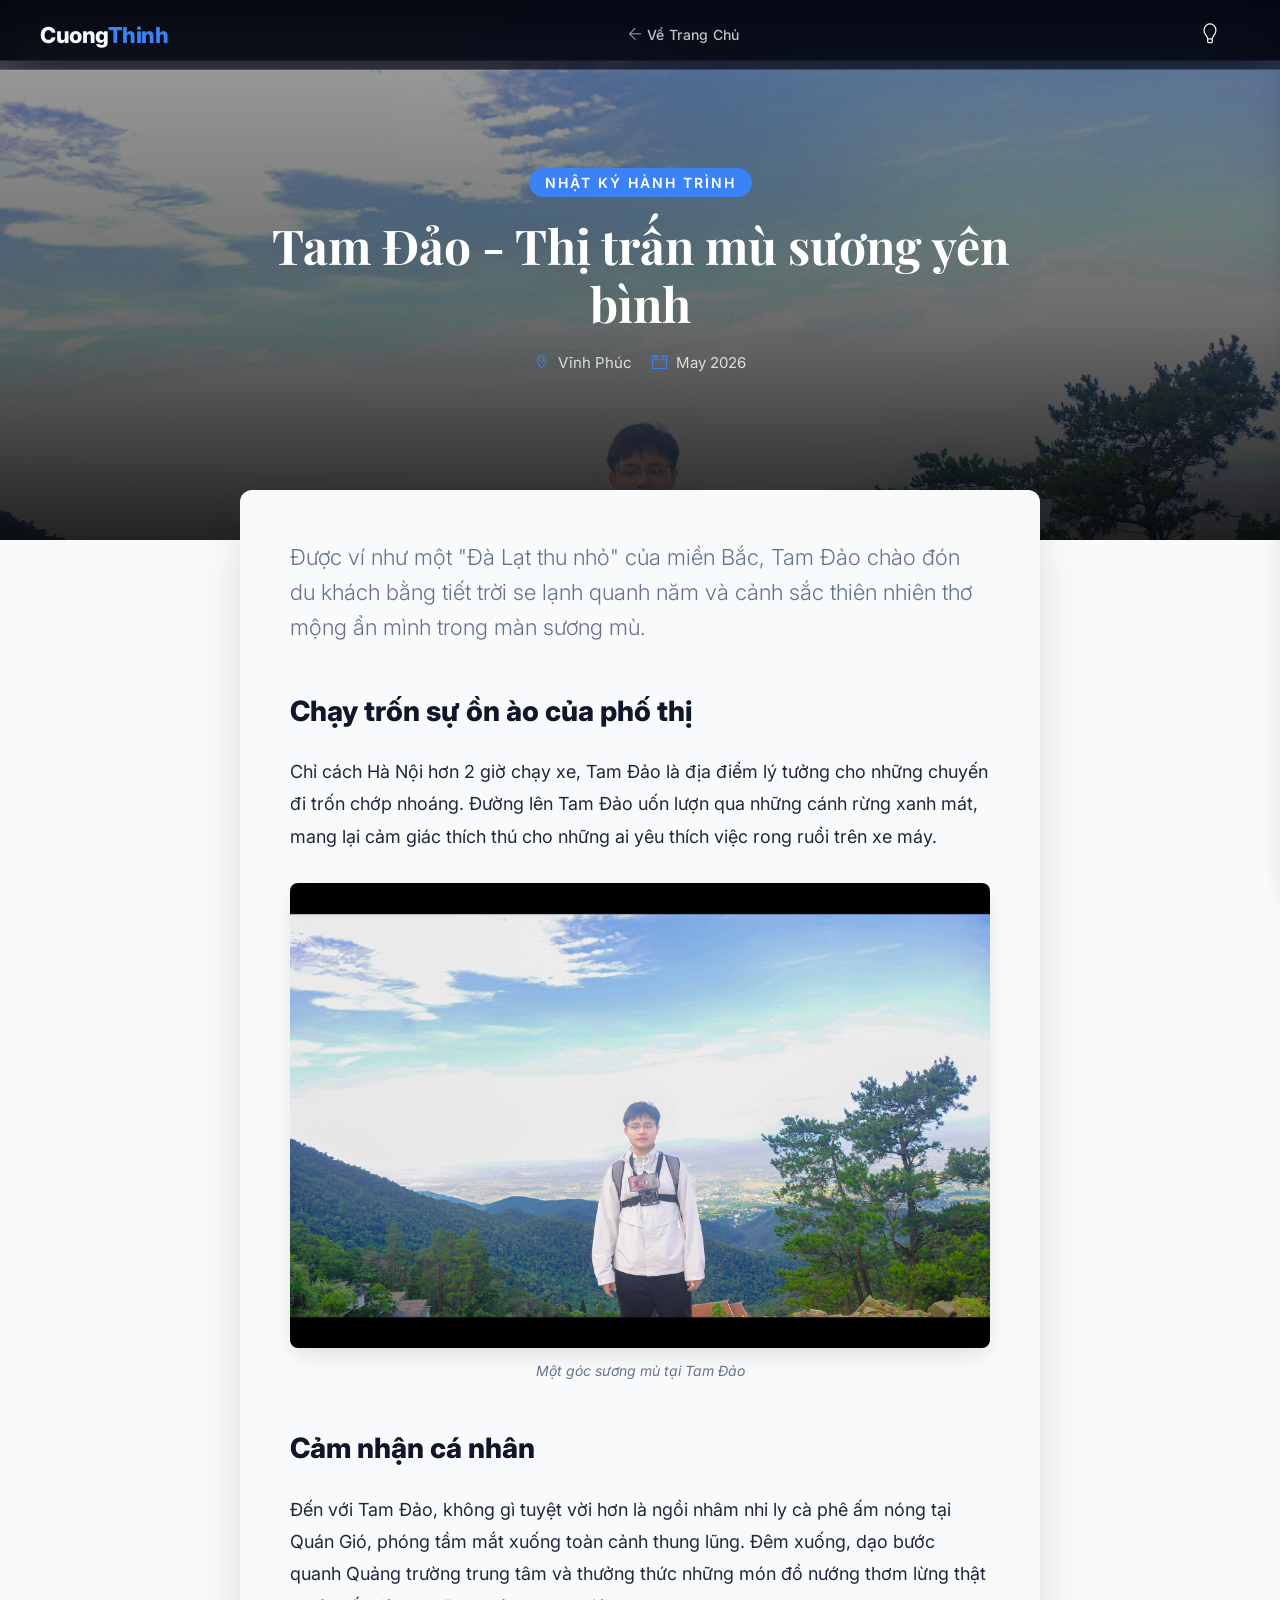
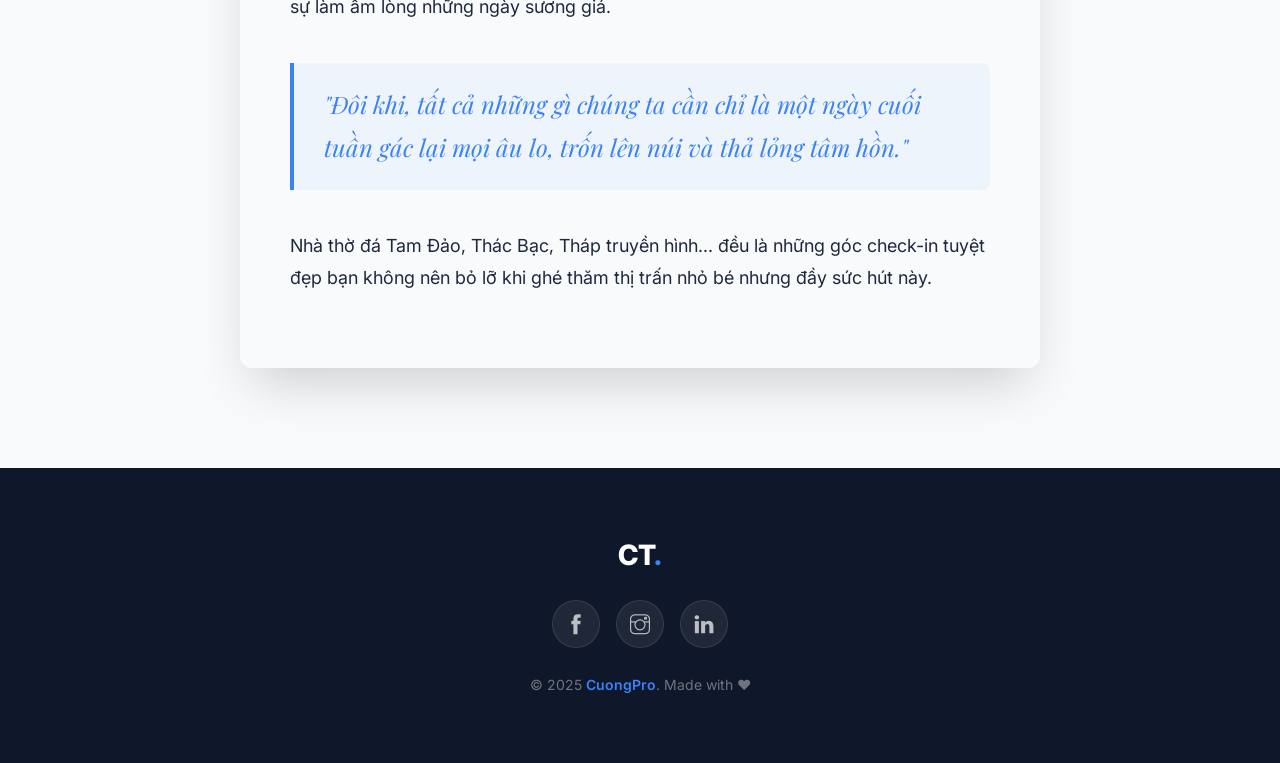
<file: tamdao.html>
<!DOCTYPE html>
<html lang="vi">
<head>
    <meta charset="UTF-8">
    <meta name="viewport" content="width=device-width, initial-scale=1.0">
    <title>Tam Đảo - CuongThinh Photography</title>
    <link href="https://fonts.googleapis.com/css2?family=Inter:wght@300;400;600;800&family=Playfair+Display:wght@700&display=swap" rel="stylesheet">
    <link rel="stylesheet" href="./assets/css/style.css">
    <link rel="stylesheet" href="./assets/font/themify-icons-font/themify-icons/themify-icons.css">
</head>
<body>
    <!-- ===== HEADER ===== -->
    <div id="header" class="scrolled">
        <a href="index.html" class="logo">Cuong<span>Thinh</span></a>
        <ul id="nav">
            <li><a href="index.html" class="nav-link"><i class="ti-arrow-left"></i> Về Trang Chủ</a></li>
        </ul>
        <button id="theme-toggle" class="theme-btn" aria-label="Toggle Dark Mode">
            <i class="ti-light-bulb"></i>
        </button>
        <button class="hamburger" id="hamburger" aria-label="Menu">
            <span></span><span></span><span></span>
        </button>
    </div>
    
    <div id="mobile-nav-overlay" class="mobile-nav-overlay"></div>
    <div id="mobile-nav" class="mobile-nav">
        <button class="close-btn" onclick="closeMobileNav()"><i class="ti-close"></i></button>
        <ul>
            <li><a href="index.html" onclick="closeMobileNav()">Về Trang Chủ</a></li>
        </ul>
    </div>

    <!-- ===== BLOG HERO ===== -->
    <div class="blog-hero" style="background-image: url('./assets/img/tamdao.jpg');">
        <div class="hero-overlay"></div>
        <div class="blog-hero-content reveal-up">
            <span class="blog-category">Nhật ký hành trình</span>
            <h1 class="blog-title">Tam Đảo - Thị trấn mù sương yên bình</h1>
            <div class="blog-meta">
                <span><i class="ti-location-pin"></i> Vĩnh Phúc</span>
                <span><i class="ti-calendar"></i> May 2026</span>
            </div>
        </div>
    </div>

    <!-- ===== BLOG CONTENT ===== -->
    <div class="blog-container reveal-up">
        <article class="blog-post">
            <p class="lead">Được ví như một "Đà Lạt thu nhỏ" của miền Bắc, Tam Đảo chào đón du khách bằng tiết trời se lạnh quanh năm và cảnh sắc thiên nhiên thơ mộng ẩn mình trong màn sương mù.</p>
            
            <h2>Chạy trốn sự ồn ào của phố thị</h2>
            <p>Chỉ cách Hà Nội hơn 2 giờ chạy xe, Tam Đảo là địa điểm lý tưởng cho những chuyến đi trốn chớp nhoáng. Đường lên Tam Đảo uốn lượn qua những cánh rừng xanh mát, mang lại cảm giác thích thú cho những ai yêu thích việc rong ruổi trên xe máy.</p>
            
            <img src="./assets/img/tamdao.jpg" alt="Thị trấn Tam Đảo" class="blog-img">
            <span class="img-caption">Một góc sương mù tại Tam Đảo</span>
            
            <h2>Cảm nhận cá nhân</h2>
            <p>Đến với Tam Đảo, không gì tuyệt vời hơn là ngồi nhâm nhi ly cà phê ấm nóng tại Quán Gió, phóng tầm mắt xuống toàn cảnh thung lũng. Đêm xuống, dạo bước quanh Quảng trường trung tâm và thưởng thức những món đồ nướng thơm lừng thật sự làm ấm lòng những ngày sương giá.</p>
            
            <blockquote>
                "Đôi khi, tất cả những gì chúng ta cần chỉ là một ngày cuối tuần gác lại mọi âu lo, trốn lên núi và thả lỏng tâm hồn."
            </blockquote>

            <p>Nhà thờ đá Tam Đảo, Thác Bạc, Tháp truyền hình... đều là những góc check-in tuyệt đẹp bạn không nên bỏ lỡ khi ghé thăm thị trấn nhỏ bé nhưng đầy sức hút này.</p>
        </article>
    </div>

    <!-- ===== FOOTER ===== -->
    <div id="footer">
        <div class="footer-logo">CT<span>.</span></div>
        <div class="socials-list">
            <a href="https://www.facebook.com/teo.vu.94043/?locale=vi_VN" target="_blank"><i class="ti-facebook"></i></a>
            <a href="https://www.instagram.com/cuongpro_86/" target="_blank"><i class="ti-instagram"></i></a>
            <a href="https://github.com/cuonggm61-source"><i class="ti-linkedin"></i></a>
        </div>
        <p class="coppy-right">© 2025 <a href="index.html">CuongPro</a>. Made with ❤️</p>
    </div>

    <script src="./assets/js/main.js"></script>
</body>
</html>
</file>
<file: assets/font/themify-icons-font/themify-icons/demo-files/demo.css>
body {
	font: normal 1em/1.5em Arial, Helvetica, sans-serif;
	max-width: 90%;
	margin: 30px auto 0;
}
h1, h3 {
	font-weight: normal;
}
h3 {
	font-size: 1.4;
	text-transform: uppercase;
	letter-spacing: 1px;
}

.icon-section {
	margin: 0 0 3em;
	clear: both;
	overflow: hidden;
}
.icon-container {
	width: 240px; 
	padding: .7em 0;
	float: left; 
	position: relative;
	text-align: left;
}
.icon-container [class^="ti-"], 
.icon-container [class*=" ti-"] {
	color: #000;
	position: absolute;
	margin-top: 3px;
	transition: .3s;
}
.icon-container:hover [class^="ti-"],
.icon-container:hover [class*=" ti-"] {
	font-size: 2.2em;
	margin-top: -5px;
}
.icon-container:hover .icon-name {
	color: #000;
}
.icon-name {
	color: #aaa;
	margin-left: 35px;
	font-size: .8em;
	transition: .3s;
}
.icon-container:hover .icon-name {
	margin-left: 45px;
}
</file>
<file: assets/font/themify-icons-font/themify-icons/themify-icons.css>
@font-face {
	font-family: 'themify';
	src:url('fonts/themify.eot?-fvbane');
	src:url('fonts/themify.eot?#iefix-fvbane') format('embedded-opentype'),
		url('fonts/themify.woff?-fvbane') format('woff'),
		url('fonts/themify.ttf?-fvbane') format('truetype'),
		url('fonts/themify.svg?-fvbane#themify') format('svg');
	font-weight: normal;
	font-style: normal;
}

[class^="ti-"], [class*=" ti-"] {
	font-family: 'themify';
	speak: none;
	font-style: normal;
	font-weight: normal;
	font-variant: normal;
	text-transform: none;
	line-height: 1;

	/* Better Font Rendering =========== */
	-webkit-font-smoothing: antialiased;
	-moz-osx-font-smoothing: grayscale;
}

.ti-wand:before {
	content: "\e600";
}
.ti-volume:before {
	content: "\e601";
}
.ti-user:before {
	content: "\e602";
}
.ti-unlock:before {
	content: "\e603";
}
.ti-unlink:before {
	content: "\e604";
}
.ti-trash:before {
	content: "\e605";
}
.ti-thought:before {
	content: "\e606";
}
.ti-target:before {
	content: "\e607";
}
.ti-tag:before {
	content: "\e608";
}
.ti-tablet:before {
	content: "\e609";
}
.ti-star:before {
	content: "\e60a";
}
.ti-spray:before {
	content: "\e60b";
}
.ti-signal:before {
	content: "\e60c";
}
.ti-shopping-cart:before {
	content: "\e60d";
}
.ti-shopping-cart-full:before {
	content: "\e60e";
}
.ti-settings:before {
	content: "\e60f";
}
.ti-search:before {
	content: "\e610";
}
.ti-zoom-in:before {
	content: "\e611";
}
.ti-zoom-out:before {
	content: "\e612";
}
.ti-cut:before {
	content: "\e613";
}
.ti-ruler:before {
	content: "\e614";
}
.ti-ruler-pencil:before {
	content: "\e615";
}
.ti-ruler-alt:before {
	content: "\e616";
}
.ti-bookmark:before {
	content: "\e617";
}
.ti-bookmark-alt:before {
	content: "\e618";
}
.ti-reload:before {
	content: "\e619";
}
.ti-plus:before {
	content: "\e61a";
}
.ti-pin:before {
	content: "\e61b";
}
.ti-pencil:before {
	content: "\e61c";
}
.ti-pencil-alt:before {
	content: "\e61d";
}
.ti-paint-roller:before {
	content: "\e61e";
}
.ti-paint-bucket:before {
	content: "\e61f";
}
.ti-na:before {
	content: "\e620";
}
.ti-mobile:before {
	content: "\e621";
}
.ti-minus:before {
	content: "\e622";
}
.ti-medall:before {
	content: "\e623";
}
.ti-medall-alt:before {
	content: "\e624";
}
.ti-marker:before {
	content: "\e625";
}
.ti-marker-alt:before {
	content: "\e626";
}
.ti-arrow-up:before {
	content: "\e627";
}
.ti-arrow-right:before {
	content: "\e628";
}
.ti-arrow-left:before {
	content: "\e629";
}
.ti-arrow-down:before {
	content: "\e62a";
}
.ti-lock:before {
	content: "\e62b";
}
.ti-location-arrow:before {
	content: "\e62c";
}
.ti-link:before {
	content: "\e62d";
}
.ti-layout:before {
	content: "\e62e";
}
.ti-layers:before {
	content: "\e62f";
}
.ti-layers-alt:before {
	content: "\e630";
}
.ti-key:before {
	content: "\e631";
}
.ti-import:before {
	content: "\e632";
}
.ti-image:before {
	content: "\e633";
}
.ti-heart:before {
	content: "\e634";
}
.ti-heart-broken:before {
	content: "\e635";
}
.ti-hand-stop:before {
	content: "\e636";
}
.ti-hand-open:before {
	content: "\e637";
}
.ti-hand-drag:before {
	content: "\e638";
}
.ti-folder:before {
	content: "\e639";
}
.ti-flag:before {
	content: "\e63a";
}
.ti-flag-alt:before {
	content: "\e63b";
}
.ti-flag-alt-2:before {
	content: "\e63c";
}
.ti-eye:before {
	content: "\e63d";
}
.ti-export:before {
	content: "\e63e";
}
.ti-exchange-vertical:before {
	content: "\e63f";
}
.ti-desktop:before {
	content: "\e640";
}
.ti-cup:before {
	content: "\e641";
}
.ti-crown:before {
	content: "\e642";
}
.ti-comments:before {
	content: "\e643";
}
.ti-comment:before {
	content: "\e644";
}
.ti-comment-alt:before {
	content: "\e645";
}
.ti-close:before {
	content: "\e646";
}
.ti-clip:before {
	content: "\e647";
}
.ti-angle-up:before {
	content: "\e648";
}
.ti-angle-right:before {
	content: "\e649";
}
.ti-angle-left:before {
	content: "\e64a";
}
.ti-angle-down:before {
	content: "\e64b";
}
.ti-check:before {
	content: "\e64c";
}
.ti-check-box:before {
	content: "\e64d";
}
.ti-camera:before {
	content: "\e64e";
}
.ti-announcement:before {
	content: "\e64f";
}
.ti-brush:before {
	content: "\e650";
}
.ti-briefcase:before {
	content: "\e651";
}
.ti-bolt:before {
	content: "\e652";
}
.ti-bolt-alt:before {
	content: "\e653";
}
.ti-blackboard:before {
	content: "\e654";
}
.ti-bag:before {
	content: "\e655";
}
.ti-move:before {
	content: "\e656";
}
.ti-arrows-vertical:before {
	content: "\e657";
}
.ti-arrows-horizontal:before {
	content: "\e658";
}
.ti-fullscreen:before {
	content: "\e659";
}
.ti-arrow-top-right:before {
	content: "\e65a";
}
.ti-arrow-top-left:before {
	content: "\e65b";
}
.ti-arrow-circle-up:before {
	content: "\e65c";
}
.ti-arrow-circle-right:before {
	content: "\e65d";
}
.ti-arrow-circle-left:before {
	content: "\e65e";
}
.ti-arrow-circle-down:before {
	content: "\e65f";
}
.ti-angle-double-up:before {
	content: "\e660";
}
.ti-angle-double-right:before {
	content: "\e661";
}
.ti-angle-double-left:before {
	content: "\e662";
}
.ti-angle-double-down:before {
	content: "\e663";
}
.ti-zip:before {
	content: "\e664";
}
.ti-world:before {
	content: "\e665";
}
.ti-wheelchair:before {
	content: "\e666";
}
.ti-view-list:before {
	content: "\e667";
}
.ti-view-list-alt:before {
	content: "\e668";
}
.ti-view-grid:before {
	content: "\e669";
}
.ti-uppercase:before {
	content: "\e66a";
}
.ti-upload:before {
	content: "\e66b";
}
.ti-underline:before {
	content: "\e66c";
}
.ti-truck:before {
	content: "\e66d";
}
.ti-timer:before {
	content: "\e66e";
}
.ti-ticket:before {
	content: "\e66f";
}
.ti-thumb-up:before {
	content: "\e670";
}
.ti-thumb-down:before {
	content: "\e671";
}
.ti-text:before {
	content: "\e672";
}
.ti-stats-up:before {
	content: "\e673";
}
.ti-stats-down:before {
	content: "\e674";
}
.ti-split-v:before {
	content: "\e675";
}
.ti-split-h:before {
	content: "\e676";
}
.ti-smallcap:before {
	content: "\e677";
}
.ti-shine:before {
	content: "\e678";
}
.ti-shift-right:before {
	content: "\e679";
}
.ti-shift-left:before {
	content: "\e67a";
}
.ti-shield:before {
	content: "\e67b";
}
.ti-notepad:before {
	content: "\e67c";
}
.ti-server:before {
	content: "\e67d";
}
.ti-quote-right:before {
	content: "\e67e";
}
.ti-quote-left:before {
	content: "\e67f";
}
.ti-pulse:before {
	content: "\e680";
}
.ti-printer:before {
	content: "\e681";
}
.ti-power-off:before {
	content: "\e682";
}
.ti-plug:before {
	content: "\e683";
}
.ti-pie-chart:before {
	content: "\e684";
}
.ti-paragraph:before {
	content: "\e685";
}
.ti-panel:before {
	content: "\e686";
}
.ti-package:before {
	content: "\e687";
}
.ti-music:before {
	content: "\e688";
}
.ti-music-alt:before {
	content: "\e689";
}
.ti-mouse:before {
	content: "\e68a";
}
.ti-mouse-alt:before {
	content: "\e68b";
}
.ti-money:before {
	content: "\e68c";
}
.ti-microphone:before {
	content: "\e68d";
}
.ti-menu:before {
	content: "\e68e";
}
.ti-menu-alt:before {
	content: "\e68f";
}
.ti-map:before {
	content: "\e690";
}
.ti-map-alt:before {
	content: "\e691";
}
.ti-loop:before {
	content: "\e692";
}
.ti-location-pin:before {
	content: "\e693";
}
.ti-list:before {
	content: "\e694";
}
.ti-light-bulb:before {
	content: "\e695";
}
.ti-Italic:before {
	content: "\e696";
}
.ti-info:before {
	content: "\e697";
}
.ti-infinite:before {
	content: "\e698";
}
.ti-id-badge:before {
	content: "\e699";
}
.ti-hummer:before {
	content: "\e69a";
}
.ti-home:before {
	content: "\e69b";
}
.ti-help:before {
	content: "\e69c";
}
.ti-headphone:before {
	content: "\e69d";
}
.ti-harddrives:before {
	content: "\e69e";
}
.ti-harddrive:before {
	content: "\e69f";
}
.ti-gift:before {
	content: "\e6a0";
}
.ti-game:before {
	content: "\e6a1";
}
.ti-filter:before {
	content: "\e6a2";
}
.ti-files:before {
	content: "\e6a3";
}
.ti-file:before {
	content: "\e6a4";
}
.ti-eraser:before {
	content: "\e6a5";
}
.ti-envelope:before {
	content: "\e6a6";
}
.ti-download:before {
	content: "\e6a7";
}
.ti-direction:before {
	content: "\e6a8";
}
.ti-direction-alt:before {
	content: "\e6a9";
}
.ti-dashboard:before {
	content: "\e6aa";
}
.ti-control-stop:before {
	content: "\e6ab";
}
.ti-control-shuffle:before {
	content: "\e6ac";
}
.ti-control-play:before {
	content: "\e6ad";
}
.ti-control-pause:before {
	content: "\e6ae";
}
.ti-control-forward:before {
	content: "\e6af";
}
.ti-control-backward:before {
	content: "\e6b0";
}
.ti-cloud:before {
	content: "\e6b1";
}
.ti-cloud-up:before {
	content: "\e6b2";
}
.ti-cloud-down:before {
	content: "\e6b3";
}
.ti-clipboard:before {
	content: "\e6b4";
}
.ti-car:before {
	content: "\e6b5";
}
.ti-calendar:before {
	content: "\e6b6";
}
.ti-book:before {
	content: "\e6b7";
}
.ti-bell:before {
	content: "\e6b8";
}
.ti-basketball:before {
	content: "\e6b9";
}
.ti-bar-chart:before {
	content: "\e6ba";
}
.ti-bar-chart-alt:before {
	content: "\e6bb";
}
.ti-back-right:before {
	content: "\e6bc";
}
.ti-back-left:before {
	content: "\e6bd";
}
.ti-arrows-corner:before {
	content: "\e6be";
}
.ti-archive:before {
	content: "\e6bf";
}
.ti-anchor:before {
	content: "\e6c0";
}
.ti-align-right:before {
	content: "\e6c1";
}
.ti-align-left:before {
	content: "\e6c2";
}
.ti-align-justify:before {
	content: "\e6c3";
}
.ti-align-center:before {
	content: "\e6c4";
}
.ti-alert:before {
	content: "\e6c5";
}
.ti-alarm-clock:before {
	content: "\e6c6";
}
.ti-agenda:before {
	content: "\e6c7";
}
.ti-write:before {
	content: "\e6c8";
}
.ti-window:before {
	content: "\e6c9";
}
.ti-widgetized:before {
	content: "\e6ca";
}
.ti-widget:before {
	content: "\e6cb";
}
.ti-widget-alt:before {
	content: "\e6cc";
}
.ti-wallet:before {
	content: "\e6cd";
}
.ti-video-clapper:before {
	content: "\e6ce";
}
.ti-video-camera:before {
	content: "\e6cf";
}
.ti-vector:before {
	content: "\e6d0";
}
.ti-themify-logo:before {
	content: "\e6d1";
}
.ti-themify-favicon:before {
	content: "\e6d2";
}
.ti-themify-favicon-alt:before {
	content: "\e6d3";
}
.ti-support:before {
	content: "\e6d4";
}
.ti-stamp:before {
	content: "\e6d5";
}
.ti-split-v-alt:before {
	content: "\e6d6";
}
.ti-slice:before {
	content: "\e6d7";
}
.ti-shortcode:before {
	content: "\e6d8";
}
.ti-shift-right-alt:before {
	content: "\e6d9";
}
.ti-shift-left-alt:before {
	content: "\e6da";
}
.ti-ruler-alt-2:before {
	content: "\e6db";
}
.ti-receipt:before {
	content: "\e6dc";
}
.ti-pin2:before {
	content: "\e6dd";
}
.ti-pin-alt:before {
	content: "\e6de";
}
.ti-pencil-alt2:before {
	content: "\e6df";
}
.ti-palette:before {
	content: "\e6e0";
}
.ti-more:before {
	content: "\e6e1";
}
.ti-more-alt:before {
	content: "\e6e2";
}
.ti-microphone-alt:before {
	content: "\e6e3";
}
.ti-magnet:before {
	content: "\e6e4";
}
.ti-line-double:before {
	content: "\e6e5";
}
.ti-line-dotted:before {
	content: "\e6e6";
}
.ti-line-dashed:before {
	content: "\e6e7";
}
.ti-layout-width-full:before {
	content: "\e6e8";
}
.ti-layout-width-default:before {
	content: "\e6e9";
}
.ti-layout-width-default-alt:before {
	content: "\e6ea";
}
.ti-layout-tab:before {
	content: "\e6eb";
}
.ti-layout-tab-window:before {
	content: "\e6ec";
}
.ti-layout-tab-v:before {
	content: "\e6ed";
}
.ti-layout-tab-min:before {
	content: "\e6ee";
}
.ti-layout-slider:before {
	content: "\e6ef";
}
.ti-layout-slider-alt:before {
	content: "\e6f0";
}
.ti-layout-sidebar-right:before {
	content: "\e6f1";
}
.ti-layout-sidebar-none:before {
	content: "\e6f2";
}
.ti-layout-sidebar-left:before {
	content: "\e6f3";
}
.ti-layout-placeholder:before {
	content: "\e6f4";
}
.ti-layout-menu:before {
	content: "\e6f5";
}
.ti-layout-menu-v:before {
	content: "\e6f6";
}
.ti-layout-menu-separated:before {
	content: "\e6f7";
}
.ti-layout-menu-full:before {
	content: "\e6f8";
}
.ti-layout-media-right-alt:before {
	content: "\e6f9";
}
.ti-layout-media-right:before {
	content: "\e6fa";
}
.ti-layout-media-overlay:before {
	content: "\e6fb";
}
.ti-layout-media-overlay-alt:before {
	content: "\e6fc";
}
.ti-layout-media-overlay-alt-2:before {
	content: "\e6fd";
}
.ti-layout-media-left-alt:before {
	content: "\e6fe";
}
.ti-layout-media-left:before {
	content: "\e6ff";
}
.ti-layout-media-center-alt:before {
	content: "\e700";
}
.ti-layout-media-center:before {
	content: "\e701";
}
.ti-layout-list-thumb:before {
	content: "\e702";
}
.ti-layout-list-thumb-alt:before {
	content: "\e703";
}
.ti-layout-list-post:before {
	content: "\e704";
}
.ti-layout-list-large-image:before {
	content: "\e705";
}
.ti-layout-line-solid:before {
	content: "\e706";
}
.ti-layout-grid4:before {
	content: "\e707";
}
.ti-layout-grid3:before {
	content: "\e708";
}
.ti-layout-grid2:before {
	content: "\e709";
}
.ti-layout-grid2-thumb:before {
	content: "\e70a";
}
.ti-layout-cta-right:before {
	content: "\e70b";
}
.ti-layout-cta-left:before {
	content: "\e70c";
}
.ti-layout-cta-center:before {
	content: "\e70d";
}
.ti-layout-cta-btn-right:before {
	content: "\e70e";
}
.ti-layout-cta-btn-left:before {
	content: "\e70f";
}
.ti-layout-column4:before {
	content: "\e710";
}
.ti-layout-column3:before {
	content: "\e711";
}
.ti-layout-column2:before {
	content: "\e712";
}
.ti-layout-accordion-separated:before {
	content: "\e713";
}
.ti-layout-accordion-merged:before {
	content: "\e714";
}
.ti-layout-accordion-list:before {
	content: "\e715";
}
.ti-ink-pen:before {
	content: "\e716";
}
.ti-info-alt:before {
	content: "\e717";
}
.ti-help-alt:before {
	content: "\e718";
}
.ti-headphone-alt:before {
	content: "\e719";
}
.ti-hand-point-up:before {
	content: "\e71a";
}
.ti-hand-point-right:before {
	content: "\e71b";
}
.ti-hand-point-left:before {
	content: "\e71c";
}
.ti-hand-point-down:before {
	content: "\e71d";
}
.ti-gallery:before {
	content: "\e71e";
}
.ti-face-smile:before {
	content: "\e71f";
}
.ti-face-sad:before {
	content: "\e720";
}
.ti-credit-card:before {
	content: "\e721";
}
.ti-control-skip-forward:before {
	content: "\e722";
}
.ti-control-skip-backward:before {
	content: "\e723";
}
.ti-control-record:before {
	content: "\e724";
}
.ti-control-eject:before {
	content: "\e725";
}
.ti-comments-smiley:before {
	content: "\e726";
}
.ti-brush-alt:before {
	content: "\e727";
}
.ti-youtube:before {
	content: "\e728";
}
.ti-vimeo:before {
	content: "\e729";
}
.ti-twitter:before {
	content: "\e72a";
}
.ti-time:before {
	content: "\e72b";
}
.ti-tumblr:before {
	content: "\e72c";
}
.ti-skype:before {
	content: "\e72d";
}
.ti-share:before {
	content: "\e72e";
}
.ti-share-alt:before {
	content: "\e72f";
}
.ti-rocket:before {
	content: "\e730";
}
.ti-pinterest:before {
	content: "\e731";
}
.ti-new-window:before {
	content: "\e732";
}
.ti-microsoft:before {
	content: "\e733";
}
.ti-list-ol:before {
	content: "\e734";
}
.ti-linkedin:before {
	content: "\e735";
}
.ti-layout-sidebar-2:before {
	content: "\e736";
}
.ti-layout-grid4-alt:before {
	content: "\e737";
}
.ti-layout-grid3-alt:before {
	content: "\e738";
}
.ti-layout-grid2-alt:before {
	content: "\e739";
}
.ti-layout-column4-alt:before {
	content: "\e73a";
}
.ti-layout-column3-alt:before {
	content: "\e73b";
}
.ti-layout-column2-alt:before {
	content: "\e73c";
}
.ti-instagram:before {
	content: "\e73d";
}
.ti-google:before {
	content: "\e73e";
}
.ti-github:before {
	content: "\e73f";
}
.ti-flickr:before {
	content: "\e740";
}
.ti-facebook:before {
	content: "\e741";
}
.ti-dropbox:before {
	content: "\e742";
}
.ti-dribbble:before {
	content: "\e743";
}
.ti-apple:before {
	content: "\e744";
}
.ti-android:before {
	content: "\e745";
}
.ti-save:before {
	content: "\e746";
}
.ti-save-alt:before {
	content: "\e747";
}
.ti-yahoo:before {
	content: "\e748";
}
.ti-wordpress:before {
	content: "\e749";
}
.ti-vimeo-alt:before {
	content: "\e74a";
}
.ti-twitter-alt:before {
	content: "\e74b";
}
.ti-tumblr-alt:before {
	content: "\e74c";
}
.ti-trello:before {
	content: "\e74d";
}
.ti-stack-overflow:before {
	content: "\e74e";
}
.ti-soundcloud:before {
	content: "\e74f";
}
.ti-sharethis:before {
	content: "\e750";
}
.ti-sharethis-alt:before {
	content: "\e751";
}
.ti-reddit:before {
	content: "\e752";
}
.ti-pinterest-alt:before {
	content: "\e753";
}
.ti-microsoft-alt:before {
	content: "\e754";
}
.ti-linux:before {
	content: "\e755";
}
.ti-jsfiddle:before {
	content: "\e756";
}
.ti-joomla:before {
	content: "\e757";
}
.ti-html5:before {
	content: "\e758";
}
.ti-flickr-alt:before {
	content: "\e759";
}
.ti-email:before {
	content: "\e75a";
}
.ti-drupal:before {
	content: "\e75b";
}
.ti-dropbox-alt:before {
	content: "\e75c";
}
.ti-css3:before {
	content: "\e75d";
}
.ti-rss:before {
	content: "\e75e";
}
.ti-rss-alt:before {
	content: "\e75f";
}
</file>
<file: assets/font/themify-icons-font/themify-icons/ie7/ie7.css>
.ti-wand {
	*zoom: expression(this.runtimeStyle['zoom'] = '1', this.innerHTML = '&#xe600;');
}
.ti-volume {
	*zoom: expression(this.runtimeStyle['zoom'] = '1', this.innerHTML = '&#xe601;');
}
.ti-user {
	*zoom: expression(this.runtimeStyle['zoom'] = '1', this.innerHTML = '&#xe602;');
}
.ti-unlock {
	*zoom: expression(this.runtimeStyle['zoom'] = '1', this.innerHTML = '&#xe603;');
}
.ti-unlink {
	*zoom: expression(this.runtimeStyle['zoom'] = '1', this.innerHTML = '&#xe604;');
}
.ti-trash {
	*zoom: expression(this.runtimeStyle['zoom'] = '1', this.innerHTML = '&#xe605;');
}
.ti-thought {
	*zoom: expression(this.runtimeStyle['zoom'] = '1', this.innerHTML = '&#xe606;');
}
.ti-target {
	*zoom: expression(this.runtimeStyle['zoom'] = '1', this.innerHTML = '&#xe607;');
}
.ti-tag {
	*zoom: expression(this.runtimeStyle['zoom'] = '1', this.innerHTML = '&#xe608;');
}
.ti-tablet {
	*zoom: expression(this.runtimeStyle['zoom'] = '1', this.innerHTML = '&#xe609;');
}
.ti-star {
	*zoom: expression(this.runtimeStyle['zoom'] = '1', this.innerHTML = '&#xe60a;');
}
.ti-spray {
	*zoom: expression(this.runtimeStyle['zoom'] = '1', this.innerHTML = '&#xe60b;');
}
.ti-signal {
	*zoom: expression(this.runtimeStyle['zoom'] = '1', this.innerHTML = '&#xe60c;');
}
.ti-shopping-cart {
	*zoom: expression(this.runtimeStyle['zoom'] = '1', this.innerHTML = '&#xe60d;');
}
.ti-shopping-cart-full {
	*zoom: expression(this.runtimeStyle['zoom'] = '1', this.innerHTML = '&#xe60e;');
}
.ti-settings {
	*zoom: expression(this.runtimeStyle['zoom'] = '1', this.innerHTML = '&#xe60f;');
}
.ti-search {
	*zoom: expression(this.runtimeStyle['zoom'] = '1', this.innerHTML = '&#xe610;');
}
.ti-zoom-in {
	*zoom: expression(this.runtimeStyle['zoom'] = '1', this.innerHTML = '&#xe611;');
}
.ti-zoom-out {
	*zoom: expression(this.runtimeStyle['zoom'] = '1', this.innerHTML = '&#xe612;');
}
.ti-cut {
	*zoom: expression(this.runtimeStyle['zoom'] = '1', this.innerHTML = '&#xe613;');
}
.ti-ruler {
	*zoom: expression(this.runtimeStyle['zoom'] = '1', this.innerHTML = '&#xe614;');
}
.ti-ruler-pencil {
	*zoom: expression(this.runtimeStyle['zoom'] = '1', this.innerHTML = '&#xe615;');
}
.ti-ruler-alt {
	*zoom: expression(this.runtimeStyle['zoom'] = '1', this.innerHTML = '&#xe616;');
}
.ti-bookmark {
	*zoom: expression(this.runtimeStyle['zoom'] = '1', this.innerHTML = '&#xe617;');
}
.ti-bookmark-alt {
	*zoom: expression(this.runtimeStyle['zoom'] = '1', this.innerHTML = '&#xe618;');
}
.ti-reload {
	*zoom: expression(this.runtimeStyle['zoom'] = '1', this.innerHTML = '&#xe619;');
}
.ti-plus {
	*zoom: expression(this.runtimeStyle['zoom'] = '1', this.innerHTML = '&#xe61a;');
}
.ti-pin {
	*zoom: expression(this.runtimeStyle['zoom'] = '1', this.innerHTML = '&#xe61b;');
}
.ti-pencil {
	*zoom: expression(this.runtimeStyle['zoom'] = '1', this.innerHTML = '&#xe61c;');
}
.ti-pencil-alt {
	*zoom: expression(this.runtimeStyle['zoom'] = '1', this.innerHTML = '&#xe61d;');
}
.ti-paint-roller {
	*zoom: expression(this.runtimeStyle['zoom'] = '1', this.innerHTML = '&#xe61e;');
}
.ti-paint-bucket {
	*zoom: expression(this.runtimeStyle['zoom'] = '1', this.innerHTML = '&#xe61f;');
}
.ti-na {
	*zoom: expression(this.runtimeStyle['zoom'] = '1', this.innerHTML = '&#xe620;');
}
.ti-mobile {
	*zoom: expression(this.runtimeStyle['zoom'] = '1', this.innerHTML = '&#xe621;');
}
.ti-minus {
	*zoom: expression(this.runtimeStyle['zoom'] = '1', this.innerHTML = '&#xe622;');
}
.ti-medall {
	*zoom: expression(this.runtimeStyle['zoom'] = '1', this.innerHTML = '&#xe623;');
}
.ti-medall-alt {
	*zoom: expression(this.runtimeStyle['zoom'] = '1', this.innerHTML = '&#xe624;');
}
.ti-marker {
	*zoom: expression(this.runtimeStyle['zoom'] = '1', this.innerHTML = '&#xe625;');
}
.ti-marker-alt {
	*zoom: expression(this.runtimeStyle['zoom'] = '1', this.innerHTML = '&#xe626;');
}
.ti-arrow-up {
	*zoom: expression(this.runtimeStyle['zoom'] = '1', this.innerHTML = '&#xe627;');
}
.ti-arrow-right {
	*zoom: expression(this.runtimeStyle['zoom'] = '1', this.innerHTML = '&#xe628;');
}
.ti-arrow-left {
	*zoom: expression(this.runtimeStyle['zoom'] = '1', this.innerHTML = '&#xe629;');
}
.ti-arrow-down {
	*zoom: expression(this.runtimeStyle['zoom'] = '1', this.innerHTML = '&#xe62a;');
}
.ti-lock {
	*zoom: expression(this.runtimeStyle['zoom'] = '1', this.innerHTML = '&#xe62b;');
}
.ti-location-arrow {
	*zoom: expression(this.runtimeStyle['zoom'] = '1', this.innerHTML = '&#xe62c;');
}
.ti-link {
	*zoom: expression(this.runtimeStyle['zoom'] = '1', this.innerHTML = '&#xe62d;');
}
.ti-layout {
	*zoom: expression(this.runtimeStyle['zoom'] = '1', this.innerHTML = '&#xe62e;');
}
.ti-layers {
	*zoom: expression(this.runtimeStyle['zoom'] = '1', this.innerHTML = '&#xe62f;');
}
.ti-layers-alt {
	*zoom: expression(this.runtimeStyle['zoom'] = '1', this.innerHTML = '&#xe630;');
}
.ti-key {
	*zoom: expression(this.runtimeStyle['zoom'] = '1', this.innerHTML = '&#xe631;');
}
.ti-import {
	*zoom: expression(this.runtimeStyle['zoom'] = '1', this.innerHTML = '&#xe632;');
}
.ti-image {
	*zoom: expression(this.runtimeStyle['zoom'] = '1', this.innerHTML = '&#xe633;');
}
.ti-heart {
	*zoom: expression(this.runtimeStyle['zoom'] = '1', this.innerHTML = '&#xe634;');
}
.ti-heart-broken {
	*zoom: expression(this.runtimeStyle['zoom'] = '1', this.innerHTML = '&#xe635;');
}
.ti-hand-stop {
	*zoom: expression(this.runtimeStyle['zoom'] = '1', this.innerHTML = '&#xe636;');
}
.ti-hand-open {
	*zoom: expression(this.runtimeStyle['zoom'] = '1', this.innerHTML = '&#xe637;');
}
.ti-hand-drag {
	*zoom: expression(this.runtimeStyle['zoom'] = '1', this.innerHTML = '&#xe638;');
}
.ti-folder {
	*zoom: expression(this.runtimeStyle['zoom'] = '1', this.innerHTML = '&#xe639;');
}
.ti-flag {
	*zoom: expression(this.runtimeStyle['zoom'] = '1', this.innerHTML = '&#xe63a;');
}
.ti-flag-alt {
	*zoom: expression(this.runtimeStyle['zoom'] = '1', this.innerHTML = '&#xe63b;');
}
.ti-flag-alt-2 {
	*zoom: expression(this.runtimeStyle['zoom'] = '1', this.innerHTML = '&#xe63c;');
}
.ti-eye {
	*zoom: expression(this.runtimeStyle['zoom'] = '1', this.innerHTML = '&#xe63d;');
}
.ti-export {
	*zoom: expression(this.runtimeStyle['zoom'] = '1', this.innerHTML = '&#xe63e;');
}
.ti-exchange-vertical {
	*zoom: expression(this.runtimeStyle['zoom'] = '1', this.innerHTML = '&#xe63f;');
}
.ti-desktop {
	*zoom: expression(this.runtimeStyle['zoom'] = '1', this.innerHTML = '&#xe640;');
}
.ti-cup {
	*zoom: expression(this.runtimeStyle['zoom'] = '1', this.innerHTML = '&#xe641;');
}
.ti-crown {
	*zoom: expression(this.runtimeStyle['zoom'] = '1', this.innerHTML = '&#xe642;');
}
.ti-comments {
	*zoom: expression(this.runtimeStyle['zoom'] = '1', this.innerHTML = '&#xe643;');
}
.ti-comment {
	*zoom: expression(this.runtimeStyle['zoom'] = '1', this.innerHTML = '&#xe644;');
}
.ti-comment-alt {
	*zoom: expression(this.runtimeStyle['zoom'] = '1', this.innerHTML = '&#xe645;');
}
.ti-close {
	*zoom: expression(this.runtimeStyle['zoom'] = '1', this.innerHTML = '&#xe646;');
}
.ti-clip {
	*zoom: expression(this.runtimeStyle['zoom'] = '1', this.innerHTML = '&#xe647;');
}
.ti-angle-up {
	*zoom: expression(this.runtimeStyle['zoom'] = '1', this.innerHTML = '&#xe648;');
}
.ti-angle-right {
	*zoom: expression(this.runtimeStyle['zoom'] = '1', this.innerHTML = '&#xe649;');
}
.ti-angle-left {
	*zoom: expression(this.runtimeStyle['zoom'] = '1', this.innerHTML = '&#xe64a;');
}
.ti-angle-down {
	*zoom: expression(this.runtimeStyle['zoom'] = '1', this.innerHTML = '&#xe64b;');
}
.ti-check {
	*zoom: expression(this.runtimeStyle['zoom'] = '1', this.innerHTML = '&#xe64c;');
}
.ti-check-box {
	*zoom: expression(this.runtimeStyle['zoom'] = '1', this.innerHTML = '&#xe64d;');
}
.ti-camera {
	*zoom: expression(this.runtimeStyle['zoom'] = '1', this.innerHTML = '&#xe64e;');
}
.ti-announcement {
	*zoom: expression(this.runtimeStyle['zoom'] = '1', this.innerHTML = '&#xe64f;');
}
.ti-brush {
	*zoom: expression(this.runtimeStyle['zoom'] = '1', this.innerHTML = '&#xe650;');
}
.ti-briefcase {
	*zoom: expression(this.runtimeStyle['zoom'] = '1', this.innerHTML = '&#xe651;');
}
.ti-bolt {
	*zoom: expression(this.runtimeStyle['zoom'] = '1', this.innerHTML = '&#xe652;');
}
.ti-bolt-alt {
	*zoom: expression(this.runtimeStyle['zoom'] = '1', this.innerHTML = '&#xe653;');
}
.ti-blackboard {
	*zoom: expression(this.runtimeStyle['zoom'] = '1', this.innerHTML = '&#xe654;');
}
.ti-bag {
	*zoom: expression(this.runtimeStyle['zoom'] = '1', this.innerHTML = '&#xe655;');
}
.ti-move {
	*zoom: expression(this.runtimeStyle['zoom'] = '1', this.innerHTML = '&#xe656;');
}
.ti-arrows-vertical {
	*zoom: expression(this.runtimeStyle['zoom'] = '1', this.innerHTML = '&#xe657;');
}
.ti-arrows-horizontal {
	*zoom: expression(this.runtimeStyle['zoom'] = '1', this.innerHTML = '&#xe658;');
}
.ti-fullscreen {
	*zoom: expression(this.runtimeStyle['zoom'] = '1', this.innerHTML = '&#xe659;');
}
.ti-arrow-top-right {
	*zoom: expression(this.runtimeStyle['zoom'] = '1', this.innerHTML = '&#xe65a;');
}
.ti-arrow-top-left {
	*zoom: expression(this.runtimeStyle['zoom'] = '1', this.innerHTML = '&#xe65b;');
}
.ti-arrow-circle-up {
	*zoom: expression(this.runtimeStyle['zoom'] = '1', this.innerHTML = '&#xe65c;');
}
.ti-arrow-circle-right {
	*zoom: expression(this.runtimeStyle['zoom'] = '1', this.innerHTML = '&#xe65d;');
}
.ti-arrow-circle-left {
	*zoom: expression(this.runtimeStyle['zoom'] = '1', this.innerHTML = '&#xe65e;');
}
.ti-arrow-circle-down {
	*zoom: expression(this.runtimeStyle['zoom'] = '1', this.innerHTML = '&#xe65f;');
}
.ti-angle-double-up {
	*zoom: expression(this.runtimeStyle['zoom'] = '1', this.innerHTML = '&#xe660;');
}
.ti-angle-double-right {
	*zoom: expression(this.runtimeStyle['zoom'] = '1', this.innerHTML = '&#xe661;');
}
.ti-angle-double-left {
	*zoom: expression(this.runtimeStyle['zoom'] = '1', this.innerHTML = '&#xe662;');
}
.ti-angle-double-down {
	*zoom: expression(this.runtimeStyle['zoom'] = '1', this.innerHTML = '&#xe663;');
}
.ti-zip {
	*zoom: expression(this.runtimeStyle['zoom'] = '1', this.innerHTML = '&#xe664;');
}
.ti-world {
	*zoom: expression(this.runtimeStyle['zoom'] = '1', this.innerHTML = '&#xe665;');
}
.ti-wheelchair {
	*zoom: expression(this.runtimeStyle['zoom'] = '1', this.innerHTML = '&#xe666;');
}
.ti-view-list {
	*zoom: expression(this.runtimeStyle['zoom'] = '1', this.innerHTML = '&#xe667;');
}
.ti-view-list-alt {
	*zoom: expression(this.runtimeStyle['zoom'] = '1', this.innerHTML = '&#xe668;');
}
.ti-view-grid {
	*zoom: expression(this.runtimeStyle['zoom'] = '1', this.innerHTML = '&#xe669;');
}
.ti-uppercase {
	*zoom: expression(this.runtimeStyle['zoom'] = '1', this.innerHTML = '&#xe66a;');
}
.ti-upload {
	*zoom: expression(this.runtimeStyle['zoom'] = '1', this.innerHTML = '&#xe66b;');
}
.ti-underline {
	*zoom: expression(this.runtimeStyle['zoom'] = '1', this.innerHTML = '&#xe66c;');
}
.ti-truck {
	*zoom: expression(this.runtimeStyle['zoom'] = '1', this.innerHTML = '&#xe66d;');
}
.ti-timer {
	*zoom: expression(this.runtimeStyle['zoom'] = '1', this.innerHTML = '&#xe66e;');
}
.ti-ticket {
	*zoom: expression(this.runtimeStyle['zoom'] = '1', this.innerHTML = '&#xe66f;');
}
.ti-thumb-up {
	*zoom: expression(this.runtimeStyle['zoom'] = '1', this.innerHTML = '&#xe670;');
}
.ti-thumb-down {
	*zoom: expression(this.runtimeStyle['zoom'] = '1', this.innerHTML = '&#xe671;');
}
.ti-text {
	*zoom: expression(this.runtimeStyle['zoom'] = '1', this.innerHTML = '&#xe672;');
}
.ti-stats-up {
	*zoom: expression(this.runtimeStyle['zoom'] = '1', this.innerHTML = '&#xe673;');
}
.ti-stats-down {
	*zoom: expression(this.runtimeStyle['zoom'] = '1', this.innerHTML = '&#xe674;');
}
.ti-split-v {
	*zoom: expression(this.runtimeStyle['zoom'] = '1', this.innerHTML = '&#xe675;');
}
.ti-split-h {
	*zoom: expression(this.runtimeStyle['zoom'] = '1', this.innerHTML = '&#xe676;');
}
.ti-smallcap {
	*zoom: expression(this.runtimeStyle['zoom'] = '1', this.innerHTML = '&#xe677;');
}
.ti-shine {
	*zoom: expression(this.runtimeStyle['zoom'] = '1', this.innerHTML = '&#xe678;');
}
.ti-shift-right {
	*zoom: expression(this.runtimeStyle['zoom'] = '1', this.innerHTML = '&#xe679;');
}
.ti-shift-left {
	*zoom: expression(this.runtimeStyle['zoom'] = '1', this.innerHTML = '&#xe67a;');
}
.ti-shield {
	*zoom: expression(this.runtimeStyle['zoom'] = '1', this.innerHTML = '&#xe67b;');
}
.ti-notepad {
	*zoom: expression(this.runtimeStyle['zoom'] = '1', this.innerHTML = '&#xe67c;');
}
.ti-server {
	*zoom: expression(this.runtimeStyle['zoom'] = '1', this.innerHTML = '&#xe67d;');
}
.ti-quote-right {
	*zoom: expression(this.runtimeStyle['zoom'] = '1', this.innerHTML = '&#xe67e;');
}
.ti-quote-left {
	*zoom: expression(this.runtimeStyle['zoom'] = '1', this.innerHTML = '&#xe67f;');
}
.ti-pulse {
	*zoom: expression(this.runtimeStyle['zoom'] = '1', this.innerHTML = '&#xe680;');
}
.ti-printer {
	*zoom: expression(this.runtimeStyle['zoom'] = '1', this.innerHTML = '&#xe681;');
}
.ti-power-off {
	*zoom: expression(this.runtimeStyle['zoom'] = '1', this.innerHTML = '&#xe682;');
}
.ti-plug {
	*zoom: expression(this.runtimeStyle['zoom'] = '1', this.innerHTML = '&#xe683;');
}
.ti-pie-chart {
	*zoom: expression(this.runtimeStyle['zoom'] = '1', this.innerHTML = '&#xe684;');
}
.ti-paragraph {
	*zoom: expression(this.runtimeStyle['zoom'] = '1', this.innerHTML = '&#xe685;');
}
.ti-panel {
	*zoom: expression(this.runtimeStyle['zoom'] = '1', this.innerHTML = '&#xe686;');
}
.ti-package {
	*zoom: expression(this.runtimeStyle['zoom'] = '1', this.innerHTML = '&#xe687;');
}
.ti-music {
	*zoom: expression(this.runtimeStyle['zoom'] = '1', this.innerHTML = '&#xe688;');
}
.ti-music-alt {
	*zoom: expression(this.runtimeStyle['zoom'] = '1', this.innerHTML = '&#xe689;');
}
.ti-mouse {
	*zoom: expression(this.runtimeStyle['zoom'] = '1', this.innerHTML = '&#xe68a;');
}
.ti-mouse-alt {
	*zoom: expression(this.runtimeStyle['zoom'] = '1', this.innerHTML = '&#xe68b;');
}
.ti-money {
	*zoom: expression(this.runtimeStyle['zoom'] = '1', this.innerHTML = '&#xe68c;');
}
.ti-microphone {
	*zoom: expression(this.runtimeStyle['zoom'] = '1', this.innerHTML = '&#xe68d;');
}
.ti-menu {
	*zoom: expression(this.runtimeStyle['zoom'] = '1', this.innerHTML = '&#xe68e;');
}
.ti-menu-alt {
	*zoom: expression(this.runtimeStyle['zoom'] = '1', this.innerHTML = '&#xe68f;');
}
.ti-map {
	*zoom: expression(this.runtimeStyle['zoom'] = '1', this.innerHTML = '&#xe690;');
}
.ti-map-alt {
	*zoom: expression(this.runtimeStyle['zoom'] = '1', this.innerHTML = '&#xe691;');
}
.ti-loop {
	*zoom: expression(this.runtimeStyle['zoom'] = '1', this.innerHTML = '&#xe692;');
}
.ti-location-pin {
	*zoom: expression(this.runtimeStyle['zoom'] = '1', this.innerHTML = '&#xe693;');
}
.ti-list {
	*zoom: expression(this.runtimeStyle['zoom'] = '1', this.innerHTML = '&#xe694;');
}
.ti-light-bulb {
	*zoom: expression(this.runtimeStyle['zoom'] = '1', this.innerHTML = '&#xe695;');
}
.ti-Italic {
	*zoom: expression(this.runtimeStyle['zoom'] = '1', this.innerHTML = '&#xe696;');
}
.ti-info {
	*zoom: expression(this.runtimeStyle['zoom'] = '1', this.innerHTML = '&#xe697;');
}
.ti-infinite {
	*zoom: expression(this.runtimeStyle['zoom'] = '1', this.innerHTML = '&#xe698;');
}
.ti-id-badge {
	*zoom: expression(this.runtimeStyle['zoom'] = '1', this.innerHTML = '&#xe699;');
}
.ti-hummer {
	*zoom: expression(this.runtimeStyle['zoom'] = '1', this.innerHTML = '&#xe69a;');
}
.ti-home {
	*zoom: expression(this.runtimeStyle['zoom'] = '1', this.innerHTML = '&#xe69b;');
}
.ti-help {
	*zoom: expression(this.runtimeStyle['zoom'] = '1', this.innerHTML = '&#xe69c;');
}
.ti-headphone {
	*zoom: expression(this.runtimeStyle['zoom'] = '1', this.innerHTML = '&#xe69d;');
}
.ti-harddrives {
	*zoom: expression(this.runtimeStyle['zoom'] = '1', this.innerHTML = '&#xe69e;');
}
.ti-harddrive {
	*zoom: expression(this.runtimeStyle['zoom'] = '1', this.innerHTML = '&#xe69f;');
}
.ti-gift {
	*zoom: expression(this.runtimeStyle['zoom'] = '1', this.innerHTML = '&#xe6a0;');
}
.ti-game {
	*zoom: expression(this.runtimeStyle['zoom'] = '1', this.innerHTML = '&#xe6a1;');
}
.ti-filter {
	*zoom: expression(this.runtimeStyle['zoom'] = '1', this.innerHTML = '&#xe6a2;');
}
.ti-files {
	*zoom: expression(this.runtimeStyle['zoom'] = '1', this.innerHTML = '&#xe6a3;');
}
.ti-file {
	*zoom: expression(this.runtimeStyle['zoom'] = '1', this.innerHTML = '&#xe6a4;');
}
.ti-eraser {
	*zoom: expression(this.runtimeStyle['zoom'] = '1', this.innerHTML = '&#xe6a5;');
}
.ti-envelope {
	*zoom: expression(this.runtimeStyle['zoom'] = '1', this.innerHTML = '&#xe6a6;');
}
.ti-download {
	*zoom: expression(this.runtimeStyle['zoom'] = '1', this.innerHTML = '&#xe6a7;');
}
.ti-direction {
	*zoom: expression(this.runtimeStyle['zoom'] = '1', this.innerHTML = '&#xe6a8;');
}
.ti-direction-alt {
	*zoom: expression(this.runtimeStyle['zoom'] = '1', this.innerHTML = '&#xe6a9;');
}
.ti-dashboard {
	*zoom: expression(this.runtimeStyle['zoom'] = '1', this.innerHTML = '&#xe6aa;');
}
.ti-control-stop {
	*zoom: expression(this.runtimeStyle['zoom'] = '1', this.innerHTML = '&#xe6ab;');
}
.ti-control-shuffle {
	*zoom: expression(this.runtimeStyle['zoom'] = '1', this.innerHTML = '&#xe6ac;');
}
.ti-control-play {
	*zoom: expression(this.runtimeStyle['zoom'] = '1', this.innerHTML = '&#xe6ad;');
}
.ti-control-pause {
	*zoom: expression(this.runtimeStyle['zoom'] = '1', this.innerHTML = '&#xe6ae;');
}
.ti-control-forward {
	*zoom: expression(this.runtimeStyle['zoom'] = '1', this.innerHTML = '&#xe6af;');
}
.ti-control-backward {
	*zoom: expression(this.runtimeStyle['zoom'] = '1', this.innerHTML = '&#xe6b0;');
}
.ti-cloud {
	*zoom: expression(this.runtimeStyle['zoom'] = '1', this.innerHTML = '&#xe6b1;');
}
.ti-cloud-up {
	*zoom: expression(this.runtimeStyle['zoom'] = '1', this.innerHTML = '&#xe6b2;');
}
.ti-cloud-down {
	*zoom: expression(this.runtimeStyle['zoom'] = '1', this.innerHTML = '&#xe6b3;');
}
.ti-clipboard {
	*zoom: expression(this.runtimeStyle['zoom'] = '1', this.innerHTML = '&#xe6b4;');
}
.ti-car {
	*zoom: expression(this.runtimeStyle['zoom'] = '1', this.innerHTML = '&#xe6b5;');
}
.ti-calendar {
	*zoom: expression(this.runtimeStyle['zoom'] = '1', this.innerHTML = '&#xe6b6;');
}
.ti-book {
	*zoom: expression(this.runtimeStyle['zoom'] = '1', this.innerHTML = '&#xe6b7;');
}
.ti-bell {
	*zoom: expression(this.runtimeStyle['zoom'] = '1', this.innerHTML = '&#xe6b8;');
}
.ti-basketball {
	*zoom: expression(this.runtimeStyle['zoom'] = '1', this.innerHTML = '&#xe6b9;');
}
.ti-bar-chart {
	*zoom: expression(this.runtimeStyle['zoom'] = '1', this.innerHTML = '&#xe6ba;');
}
.ti-bar-chart-alt {
	*zoom: expression(this.runtimeStyle['zoom'] = '1', this.innerHTML = '&#xe6bb;');
}
.ti-back-right {
	*zoom: expression(this.runtimeStyle['zoom'] = '1', this.innerHTML = '&#xe6bc;');
}
.ti-back-left {
	*zoom: expression(this.runtimeStyle['zoom'] = '1', this.innerHTML = '&#xe6bd;');
}
.ti-arrows-corner {
	*zoom: expression(this.runtimeStyle['zoom'] = '1', this.innerHTML = '&#xe6be;');
}
.ti-archive {
	*zoom: expression(this.runtimeStyle['zoom'] = '1', this.innerHTML = '&#xe6bf;');
}
.ti-anchor {
	*zoom: expression(this.runtimeStyle['zoom'] = '1', this.innerHTML = '&#xe6c0;');
}
.ti-align-right {
	*zoom: expression(this.runtimeStyle['zoom'] = '1', this.innerHTML = '&#xe6c1;');
}
.ti-align-left {
	*zoom: expression(this.runtimeStyle['zoom'] = '1', this.innerHTML = '&#xe6c2;');
}
.ti-align-justify {
	*zoom: expression(this.runtimeStyle['zoom'] = '1', this.innerHTML = '&#xe6c3;');
}
.ti-align-center {
	*zoom: expression(this.runtimeStyle['zoom'] = '1', this.innerHTML = '&#xe6c4;');
}
.ti-alert {
	*zoom: expression(this.runtimeStyle['zoom'] = '1', this.innerHTML = '&#xe6c5;');
}
.ti-alarm-clock {
	*zoom: expression(this.runtimeStyle['zoom'] = '1', this.innerHTML = '&#xe6c6;');
}
.ti-agenda {
	*zoom: expression(this.runtimeStyle['zoom'] = '1', this.innerHTML = '&#xe6c7;');
}
.ti-write {
	*zoom: expression(this.runtimeStyle['zoom'] = '1', this.innerHTML = '&#xe6c8;');
}
.ti-window {
	*zoom: expression(this.runtimeStyle['zoom'] = '1', this.innerHTML = '&#xe6c9;');
}
.ti-widgetized {
	*zoom: expression(this.runtimeStyle['zoom'] = '1', this.innerHTML = '&#xe6ca;');
}
.ti-widget {
	*zoom: expression(this.runtimeStyle['zoom'] = '1', this.innerHTML = '&#xe6cb;');
}
.ti-widget-alt {
	*zoom: expression(this.runtimeStyle['zoom'] = '1', this.innerHTML = '&#xe6cc;');
}
.ti-wallet {
	*zoom: expression(this.runtimeStyle['zoom'] = '1', this.innerHTML = '&#xe6cd;');
}
.ti-video-clapper {
	*zoom: expression(this.runtimeStyle['zoom'] = '1', this.innerHTML = '&#xe6ce;');
}
.ti-video-camera {
	*zoom: expression(this.runtimeStyle['zoom'] = '1', this.innerHTML = '&#xe6cf;');
}
.ti-vector {
	*zoom: expression(this.runtimeStyle['zoom'] = '1', this.innerHTML = '&#xe6d0;');
}
.ti-themify-logo {
	*zoom: expression(this.runtimeStyle['zoom'] = '1', this.innerHTML = '&#xe6d1;');
}
.ti-themify-favicon {
	*zoom: expression(this.runtimeStyle['zoom'] = '1', this.innerHTML = '&#xe6d2;');
}
.ti-themify-favicon-alt {
	*zoom: expression(this.runtimeStyle['zoom'] = '1', this.innerHTML = '&#xe6d3;');
}
.ti-support {
	*zoom: expression(this.runtimeStyle['zoom'] = '1', this.innerHTML = '&#xe6d4;');
}
.ti-stamp {
	*zoom: expression(this.runtimeStyle['zoom'] = '1', this.innerHTML = '&#xe6d5;');
}
.ti-split-v-alt {
	*zoom: expression(this.runtimeStyle['zoom'] = '1', this.innerHTML = '&#xe6d6;');
}
.ti-slice {
	*zoom: expression(this.runtimeStyle['zoom'] = '1', this.innerHTML = '&#xe6d7;');
}
.ti-shortcode {
	*zoom: expression(this.runtimeStyle['zoom'] = '1', this.innerHTML = '&#xe6d8;');
}
.ti-shift-right-alt {
	*zoom: expression(this.runtimeStyle['zoom'] = '1', this.innerHTML = '&#xe6d9;');
}
.ti-shift-left-alt {
	*zoom: expression(this.runtimeStyle['zoom'] = '1', this.innerHTML = '&#xe6da;');
}
.ti-ruler-alt-2 {
	*zoom: expression(this.runtimeStyle['zoom'] = '1', this.innerHTML = '&#xe6db;');
}
.ti-receipt {
	*zoom: expression(this.runtimeStyle['zoom'] = '1', this.innerHTML = '&#xe6dc;');
}
.ti-pin2 {
	*zoom: expression(this.runtimeStyle['zoom'] = '1', this.innerHTML = '&#xe6dd;');
}
.ti-pin-alt {
	*zoom: expression(this.runtimeStyle['zoom'] = '1', this.innerHTML = '&#xe6de;');
}
.ti-pencil-alt2 {
	*zoom: expression(this.runtimeStyle['zoom'] = '1', this.innerHTML = '&#xe6df;');
}
.ti-palette {
	*zoom: expression(this.runtimeStyle['zoom'] = '1', this.innerHTML = '&#xe6e0;');
}
.ti-more {
	*zoom: expression(this.runtimeStyle['zoom'] = '1', this.innerHTML = '&#xe6e1;');
}
.ti-more-alt {
	*zoom: expression(this.runtimeStyle['zoom'] = '1', this.innerHTML = '&#xe6e2;');
}
.ti-microphone-alt {
	*zoom: expression(this.runtimeStyle['zoom'] = '1', this.innerHTML = '&#xe6e3;');
}
.ti-magnet {
	*zoom: expression(this.runtimeStyle['zoom'] = '1', this.innerHTML = '&#xe6e4;');
}
.ti-line-double {
	*zoom: expression(this.runtimeStyle['zoom'] = '1', this.innerHTML = '&#xe6e5;');
}
.ti-line-dotted {
	*zoom: expression(this.runtimeStyle['zoom'] = '1', this.innerHTML = '&#xe6e6;');
}
.ti-line-dashed {
	*zoom: expression(this.runtimeStyle['zoom'] = '1', this.innerHTML = '&#xe6e7;');
}
.ti-layout-width-full {
	*zoom: expression(this.runtimeStyle['zoom'] = '1', this.innerHTML = '&#xe6e8;');
}
.ti-layout-width-default {
	*zoom: expression(this.runtimeStyle['zoom'] = '1', this.innerHTML = '&#xe6e9;');
}
.ti-layout-width-default-alt {
	*zoom: expression(this.runtimeStyle['zoom'] = '1', this.innerHTML = '&#xe6ea;');
}
.ti-layout-tab {
	*zoom: expression(this.runtimeStyle['zoom'] = '1', this.innerHTML = '&#xe6eb;');
}
.ti-layout-tab-window {
	*zoom: expression(this.runtimeStyle['zoom'] = '1', this.innerHTML = '&#xe6ec;');
}
.ti-layout-tab-v {
	*zoom: expression(this.runtimeStyle['zoom'] = '1', this.innerHTML = '&#xe6ed;');
}
.ti-layout-tab-min {
	*zoom: expression(this.runtimeStyle['zoom'] = '1', this.innerHTML = '&#xe6ee;');
}
.ti-layout-slider {
	*zoom: expression(this.runtimeStyle['zoom'] = '1', this.innerHTML = '&#xe6ef;');
}
.ti-layout-slider-alt {
	*zoom: expression(this.runtimeStyle['zoom'] = '1', this.innerHTML = '&#xe6f0;');
}
.ti-layout-sidebar-right {
	*zoom: expression(this.runtimeStyle['zoom'] = '1', this.innerHTML = '&#xe6f1;');
}
.ti-layout-sidebar-none {
	*zoom: expression(this.runtimeStyle['zoom'] = '1', this.innerHTML = '&#xe6f2;');
}
.ti-layout-sidebar-left {
	*zoom: expression(this.runtimeStyle['zoom'] = '1', this.innerHTML = '&#xe6f3;');
}
.ti-layout-placeholder {
	*zoom: expression(this.runtimeStyle['zoom'] = '1', this.innerHTML = '&#xe6f4;');
}
.ti-layout-menu {
	*zoom: expression(this.runtimeStyle['zoom'] = '1', this.innerHTML = '&#xe6f5;');
}
.ti-layout-menu-v {
	*zoom: expression(this.runtimeStyle['zoom'] = '1', this.innerHTML = '&#xe6f6;');
}
.ti-layout-menu-separated {
	*zoom: expression(this.runtimeStyle['zoom'] = '1', this.innerHTML = '&#xe6f7;');
}
.ti-layout-menu-full {
	*zoom: expression(this.runtimeStyle['zoom'] = '1', this.innerHTML = '&#xe6f8;');
}
.ti-layout-media-right-alt {
	*zoom: expression(this.runtimeStyle['zoom'] = '1', this.innerHTML = '&#xe6f9;');
}
.ti-layout-media-right {
	*zoom: expression(this.runtimeStyle['zoom'] = '1', this.innerHTML = '&#xe6fa;');
}
.ti-layout-media-overlay {
	*zoom: expression(this.runtimeStyle['zoom'] = '1', this.innerHTML = '&#xe6fb;');
}
.ti-layout-media-overlay-alt {
	*zoom: expression(this.runtimeStyle['zoom'] = '1', this.innerHTML = '&#xe6fc;');
}
.ti-layout-media-overlay-alt-2 {
	*zoom: expression(this.runtimeStyle['zoom'] = '1', this.innerHTML = '&#xe6fd;');
}
.ti-layout-media-left-alt {
	*zoom: expression(this.runtimeStyle['zoom'] = '1', this.innerHTML = '&#xe6fe;');
}
.ti-layout-media-left {
	*zoom: expression(this.runtimeStyle['zoom'] = '1', this.innerHTML = '&#xe6ff;');
}
.ti-layout-media-center-alt {
	*zoom: expression(this.runtimeStyle['zoom'] = '1', this.innerHTML = '&#xe700;');
}
.ti-layout-media-center {
	*zoom: expression(this.runtimeStyle['zoom'] = '1', this.innerHTML = '&#xe701;');
}
.ti-layout-list-thumb {
	*zoom: expression(this.runtimeStyle['zoom'] = '1', this.innerHTML = '&#xe702;');
}
.ti-layout-list-thumb-alt {
	*zoom: expression(this.runtimeStyle['zoom'] = '1', this.innerHTML = '&#xe703;');
}
.ti-layout-list-post {
	*zoom: expression(this.runtimeStyle['zoom'] = '1', this.innerHTML = '&#xe704;');
}
.ti-layout-list-large-image {
	*zoom: expression(this.runtimeStyle['zoom'] = '1', this.innerHTML = '&#xe705;');
}
.ti-layout-line-solid {
	*zoom: expression(this.runtimeStyle['zoom'] = '1', this.innerHTML = '&#xe706;');
}
.ti-layout-grid4 {
	*zoom: expression(this.runtimeStyle['zoom'] = '1', this.innerHTML = '&#xe707;');
}
.ti-layout-grid3 {
	*zoom: expression(this.runtimeStyle['zoom'] = '1', this.innerHTML = '&#xe708;');
}
.ti-layout-grid2 {
	*zoom: expression(this.runtimeStyle['zoom'] = '1', this.innerHTML = '&#xe709;');
}
.ti-layout-grid2-thumb {
	*zoom: expression(this.runtimeStyle['zoom'] = '1', this.innerHTML = '&#xe70a;');
}
.ti-layout-cta-right {
	*zoom: expression(this.runtimeStyle['zoom'] = '1', this.innerHTML = '&#xe70b;');
}
.ti-layout-cta-left {
	*zoom: expression(this.runtimeStyle['zoom'] = '1', this.innerHTML = '&#xe70c;');
}
.ti-layout-cta-center {
	*zoom: expression(this.runtimeStyle['zoom'] = '1', this.innerHTML = '&#xe70d;');
}
.ti-layout-cta-btn-right {
	*zoom: expression(this.runtimeStyle['zoom'] = '1', this.innerHTML = '&#xe70e;');
}
.ti-layout-cta-btn-left {
	*zoom: expression(this.runtimeStyle['zoom'] = '1', this.innerHTML = '&#xe70f;');
}
.ti-layout-column4 {
	*zoom: expression(this.runtimeStyle['zoom'] = '1', this.innerHTML = '&#xe710;');
}
.ti-layout-column3 {
	*zoom: expression(this.runtimeStyle['zoom'] = '1', this.innerHTML = '&#xe711;');
}
.ti-layout-column2 {
	*zoom: expression(this.runtimeStyle['zoom'] = '1', this.innerHTML = '&#xe712;');
}
.ti-layout-accordion-separated {
	*zoom: expression(this.runtimeStyle['zoom'] = '1', this.innerHTML = '&#xe713;');
}
.ti-layout-accordion-merged {
	*zoom: expression(this.runtimeStyle['zoom'] = '1', this.innerHTML = '&#xe714;');
}
.ti-layout-accordion-list {
	*zoom: expression(this.runtimeStyle['zoom'] = '1', this.innerHTML = '&#xe715;');
}
.ti-ink-pen {
	*zoom: expression(this.runtimeStyle['zoom'] = '1', this.innerHTML = '&#xe716;');
}
.ti-info-alt {
	*zoom: expression(this.runtimeStyle['zoom'] = '1', this.innerHTML = '&#xe717;');
}
.ti-help-alt {
	*zoom: expression(this.runtimeStyle['zoom'] = '1', this.innerHTML = '&#xe718;');
}
.ti-headphone-alt {
	*zoom: expression(this.runtimeStyle['zoom'] = '1', this.innerHTML = '&#xe719;');
}
.ti-hand-point-up {
	*zoom: expression(this.runtimeStyle['zoom'] = '1', this.innerHTML = '&#xe71a;');
}
.ti-hand-point-right {
	*zoom: expression(this.runtimeStyle['zoom'] = '1', this.innerHTML = '&#xe71b;');
}
.ti-hand-point-left {
	*zoom: expression(this.runtimeStyle['zoom'] = '1', this.innerHTML = '&#xe71c;');
}
.ti-hand-point-down {
	*zoom: expression(this.runtimeStyle['zoom'] = '1', this.innerHTML = '&#xe71d;');
}
.ti-gallery {
	*zoom: expression(this.runtimeStyle['zoom'] = '1', this.innerHTML = '&#xe71e;');
}
.ti-face-smile {
	*zoom: expression(this.runtimeStyle['zoom'] = '1', this.innerHTML = '&#xe71f;');
}
.ti-face-sad {
	*zoom: expression(this.runtimeStyle['zoom'] = '1', this.innerHTML = '&#xe720;');
}
.ti-credit-card {
	*zoom: expression(this.runtimeStyle['zoom'] = '1', this.innerHTML = '&#xe721;');
}
.ti-control-skip-forward {
	*zoom: expression(this.runtimeStyle['zoom'] = '1', this.innerHTML = '&#xe722;');
}
.ti-control-skip-backward {
	*zoom: expression(this.runtimeStyle['zoom'] = '1', this.innerHTML = '&#xe723;');
}
.ti-control-record {
	*zoom: expression(this.runtimeStyle['zoom'] = '1', this.innerHTML = '&#xe724;');
}
.ti-control-eject {
	*zoom: expression(this.runtimeStyle['zoom'] = '1', this.innerHTML = '&#xe725;');
}
.ti-comments-smiley {
	*zoom: expression(this.runtimeStyle['zoom'] = '1', this.innerHTML = '&#xe726;');
}
.ti-brush-alt {
	*zoom: expression(this.runtimeStyle['zoom'] = '1', this.innerHTML = '&#xe727;');
}
.ti-youtube {
	*zoom: expression(this.runtimeStyle['zoom'] = '1', this.innerHTML = '&#xe728;');
}
.ti-vimeo {
	*zoom: expression(this.runtimeStyle['zoom'] = '1', this.innerHTML = '&#xe729;');
}
.ti-twitter {
	*zoom: expression(this.runtimeStyle['zoom'] = '1', this.innerHTML = '&#xe72a;');
}
.ti-time {
	*zoom: expression(this.runtimeStyle['zoom'] = '1', this.innerHTML = '&#xe72b;');
}
.ti-tumblr {
	*zoom: expression(this.runtimeStyle['zoom'] = '1', this.innerHTML = '&#xe72c;');
}
.ti-skype {
	*zoom: expression(this.runtimeStyle['zoom'] = '1', this.innerHTML = '&#xe72d;');
}
.ti-share {
	*zoom: expression(this.runtimeStyle['zoom'] = '1', this.innerHTML = '&#xe72e;');
}
.ti-share-alt {
	*zoom: expression(this.runtimeStyle['zoom'] = '1', this.innerHTML = '&#xe72f;');
}
.ti-rocket {
	*zoom: expression(this.runtimeStyle['zoom'] = '1', this.innerHTML = '&#xe730;');
}
.ti-pinterest {
	*zoom: expression(this.runtimeStyle['zoom'] = '1', this.innerHTML = '&#xe731;');
}
.ti-new-window {
	*zoom: expression(this.runtimeStyle['zoom'] = '1', this.innerHTML = '&#xe732;');
}
.ti-microsoft {
	*zoom: expression(this.runtimeStyle['zoom'] = '1', this.innerHTML = '&#xe733;');
}
.ti-list-ol {
	*zoom: expression(this.runtimeStyle['zoom'] = '1', this.innerHTML = '&#xe734;');
}
.ti-linkedin {
	*zoom: expression(this.runtimeStyle['zoom'] = '1', this.innerHTML = '&#xe735;');
}
.ti-layout-sidebar-2 {
	*zoom: expression(this.runtimeStyle['zoom'] = '1', this.innerHTML = '&#xe736;');
}
.ti-layout-grid4-alt {
	*zoom: expression(this.runtimeStyle['zoom'] = '1', this.innerHTML = '&#xe737;');
}
.ti-layout-grid3-alt {
	*zoom: expression(this.runtimeStyle['zoom'] = '1', this.innerHTML = '&#xe738;');
}
.ti-layout-grid2-alt {
	*zoom: expression(this.runtimeStyle['zoom'] = '1', this.innerHTML = '&#xe739;');
}
.ti-layout-column4-alt {
	*zoom: expression(this.runtimeStyle['zoom'] = '1', this.innerHTML = '&#xe73a;');
}
.ti-layout-column3-alt {
	*zoom: expression(this.runtimeStyle['zoom'] = '1', this.innerHTML = '&#xe73b;');
}
.ti-layout-column2-alt {
	*zoom: expression(this.runtimeStyle['zoom'] = '1', this.innerHTML = '&#xe73c;');
}
.ti-instagram {
	*zoom: expression(this.runtimeStyle['zoom'] = '1', this.innerHTML = '&#xe73d;');
}
.ti-google {
	*zoom: expression(this.runtimeStyle['zoom'] = '1', this.innerHTML = '&#xe73e;');
}
.ti-github {
	*zoom: expression(this.runtimeStyle['zoom'] = '1', this.innerHTML = '&#xe73f;');
}
.ti-flickr {
	*zoom: expression(this.runtimeStyle['zoom'] = '1', this.innerHTML = '&#xe740;');
}
.ti-facebook {
	*zoom: expression(this.runtimeStyle['zoom'] = '1', this.innerHTML = '&#xe741;');
}
.ti-dropbox {
	*zoom: expression(this.runtimeStyle['zoom'] = '1', this.innerHTML = '&#xe742;');
}
.ti-dribbble {
	*zoom: expression(this.runtimeStyle['zoom'] = '1', this.innerHTML = '&#xe743;');
}
.ti-apple {
	*zoom: expression(this.runtimeStyle['zoom'] = '1', this.innerHTML = '&#xe744;');
}
.ti-android {
	*zoom: expression(this.runtimeStyle['zoom'] = '1', this.innerHTML = '&#xe745;');
}
.ti-save {
	*zoom: expression(this.runtimeStyle['zoom'] = '1', this.innerHTML = '&#xe746;');
}
.ti-save-alt {
	*zoom: expression(this.runtimeStyle['zoom'] = '1', this.innerHTML = '&#xe747;');
}
.ti-yahoo {
	*zoom: expression(this.runtimeStyle['zoom'] = '1', this.innerHTML = '&#xe748;');
}
.ti-wordpress {
	*zoom: expression(this.runtimeStyle['zoom'] = '1', this.innerHTML = '&#xe749;');
}
.ti-vimeo-alt {
	*zoom: expression(this.runtimeStyle['zoom'] = '1', this.innerHTML = '&#xe74a;');
}
.ti-twitter-alt {
	*zoom: expression(this.runtimeStyle['zoom'] = '1', this.innerHTML = '&#xe74b;');
}
.ti-tumblr-alt {
	*zoom: expression(this.runtimeStyle['zoom'] = '1', this.innerHTML = '&#xe74c;');
}
.ti-trello {
	*zoom: expression(this.runtimeStyle['zoom'] = '1', this.innerHTML = '&#xe74d;');
}
.ti-stack-overflow {
	*zoom: expression(this.runtimeStyle['zoom'] = '1', this.innerHTML = '&#xe74e;');
}
.ti-soundcloud {
	*zoom: expression(this.runtimeStyle['zoom'] = '1', this.innerHTML = '&#xe74f;');
}
.ti-sharethis {
	*zoom: expression(this.runtimeStyle['zoom'] = '1', this.innerHTML = '&#xe750;');
}
.ti-sharethis-alt {
	*zoom: expression(this.runtimeStyle['zoom'] = '1', this.innerHTML = '&#xe751;');
}
.ti-reddit {
	*zoom: expression(this.runtimeStyle['zoom'] = '1', this.innerHTML = '&#xe752;');
}
.ti-pinterest-alt {
	*zoom: expression(this.runtimeStyle['zoom'] = '1', this.innerHTML = '&#xe753;');
}
.ti-microsoft-alt {
	*zoom: expression(this.runtimeStyle['zoom'] = '1', this.innerHTML = '&#xe754;');
}
.ti-linux {
	*zoom: expression(this.runtimeStyle['zoom'] = '1', this.innerHTML = '&#xe755;');
}
.ti-jsfiddle {
	*zoom: expression(this.runtimeStyle['zoom'] = '1', this.innerHTML = '&#xe756;');
}
.ti-joomla {
	*zoom: expression(this.runtimeStyle['zoom'] = '1', this.innerHTML = '&#xe757;');
}
.ti-html5 {
	*zoom: expression(this.runtimeStyle['zoom'] = '1', this.innerHTML = '&#xe758;');
}
.ti-flickr-alt {
	*zoom: expression(this.runtimeStyle['zoom'] = '1', this.innerHTML = '&#xe759;');
}
.ti-email {
	*zoom: expression(this.runtimeStyle['zoom'] = '1', this.innerHTML = '&#xe75a;');
}
.ti-drupal {
	*zoom: expression(this.runtimeStyle['zoom'] = '1', this.innerHTML = '&#xe75b;');
}
.ti-dropbox-alt {
	*zoom: expression(this.runtimeStyle['zoom'] = '1', this.innerHTML = '&#xe75c;');
}
.ti-css3 {
	*zoom: expression(this.runtimeStyle['zoom'] = '1', this.innerHTML = '&#xe75d;');
}
.ti-rss {
	*zoom: expression(this.runtimeStyle['zoom'] = '1', this.innerHTML = '&#xe75e;');
}
.ti-rss-alt {
	*zoom: expression(this.runtimeStyle['zoom'] = '1', this.innerHTML = '&#xe75f;');
}
</file>
<file: assets/css/style.css>
/* ==================
   CSS VARIABLES
================== */
:root {
    --primary: #0f172a;
    --secondary: #334155;
    --accent: #3b82f6;
    --accent-hover: #2563eb;
    --accent-glow: rgba(59, 130, 246, 0.3);
    --bg: #f8fafc;
    --surface: #ffffff;
    --text: #1e293b;
    --text-muted: #64748b;
    --text-light: #f8fafc;
    --font: 'Inter', sans-serif;
    --transition: all 0.35s cubic-bezier(0.4, 0, 0.2, 1);
    --radius-sm: 8px;
    --radius-md: 14px;
    --radius-lg: 24px;
    --shadow-sm: 0 4px 6px -1px rgba(0,0,0,0.08);
    --shadow-md: 0 10px 25px -5px rgba(0,0,0,0.12);
    --shadow-lg: 0 25px 50px -12px rgba(0,0,0,0.18);
}

body.dark-mode {
    --bg: #0f172a;
    --surface: #1e293b;
    --text: #f8fafc;
    --text-muted: #94a3b8;
    --secondary: #cbd5e1;
    --shadow-sm: 0 4px 6px -1px rgba(0,0,0,0.3);
    --shadow-md: 0 10px 25px -5px rgba(0,0,0,0.4);
}

body.dark-mode .contact-content {
    background: rgba(30, 41, 59, 0.6);
    border: 1px solid rgba(255,255,255,0.15);
    border-top: 1px solid rgba(255,255,255,0.3);
    border-left: 1px solid rgba(255,255,255,0.3);
    box-shadow: 0 8px 32px rgba(0,0,0,0.3);
}
body.dark-mode .contact-form .form-control {
    background: #0f172a;
    color: #fff;
    border-color: rgba(255,255,255,0.1);
}
body.dark-mode .contact-form .form-control:focus {
    background: #1e293b;
    border-color: var(--accent);
}
body.dark-mode .selection-heading {
    color: var(--text-light);
}

.theme-btn {
    background: none;
    border: none;
    color: #fff;
    font-size: 20px;
    cursor: pointer;
    margin-right: 20px;
    transition: var(--transition);
}
.theme-btn:hover { color: var(--accent); }

/* ==================
   RESET
================== */
*, *::before, *::after {
    padding: 0; margin: 0;
    box-sizing: border-box;
}

html {
    scroll-behavior: smooth;
    font-family: var(--font);
    background-color: var(--bg);
    color: var(--text);
}

body { overflow-x: hidden; }

img { display: block; max-width: 100%; }

/* ==================
   UTILITIES
================== */
.clear { clear: both; }
.text-white { color: var(--text-light) !important; }
.text-center { text-align: center !important; }
.mt-8 { margin-top: 8px !important; }
.mt-16 { margin-top: 16px !important; }
.floatRight { float: right; }

.row {
    margin-left: -10px;
    margin-right: -10px;
    display: flex;
    flex-wrap: wrap;
}
.col { padding: 10px; }
.col-thir { width: 33.333%; }
.col-half { width: 50%; }
.col-full { width: 100%; }

.btn {
    color: var(--text-light);
    background: linear-gradient(135deg, var(--accent), #6366f1);
    padding: 13px 28px;
    display: inline-block;
    border: none;
    border-radius: 30px; /* Apple style pill */
    font-family: var(--font);
    font-weight: 600;
    font-size: 14px;
    cursor: pointer;
    transition: var(--transition);
    letter-spacing: 0.5px;
    text-decoration: none;
}
.btn:hover {
    transform: translateY(-2px);
    box-shadow: 0 8px 20px var(--accent-glow);
    opacity: 0.92;
}

/* ==================
   SECTION LABELS (tiny text above headings)
================== */
.section-label {
    display: block;
    font-size: 12px;
    font-weight: 700;
    letter-spacing: 4px;
    text-transform: uppercase;
    color: var(--accent);
    text-align: center;
    margin-bottom: 8px;
}

/* ==================
   HEADER — GLASSMORPHISM
================== */
#header {
    height: 70px;
    background: rgba(10, 16, 35, 0.55);
    backdrop-filter: blur(32px);
    -webkit-backdrop-filter: blur(32px);
    border-bottom: 1px solid rgba(255,255,255,0.15);
    display: flex;
    align-items: center;
    justify-content: space-between;
    padding: 0 40px;
    position: fixed;
    top: 0; left: 0; right: 0;
    z-index: 1000;
    transition: var(--transition);
}

#header.scrolled {
    background: rgba(10, 16, 35, 0.97);
    box-shadow: 0 4px 30px rgba(0,0,0,0.25);
}

/* Logo */
.logo {
    font-size: 22px;
    font-weight: 800;
    color: var(--text-light);
    text-decoration: none;
    letter-spacing: -0.5px;
}
.logo span { color: var(--accent); }

/* Nav */
#nav {
    list-style: none;
    display: flex;
    gap: 4px;
}

#nav li a {
    text-decoration: none;
    color: rgba(255,255,255,0.75);
    padding: 8px 16px;
    border-radius: var(--radius-sm);
    display: block;
    font-weight: 500;
    font-size: 14px;
    letter-spacing: 0.3px;
    transition: var(--transition);
    position: relative;
}

#nav li a::after {
    content: '';
    position: absolute;
    bottom: 4px; left: 50%;
    transform: translateX(-50%);
    width: 0; height: 2px;
    background: var(--accent);
    border-radius: 2px;
    transition: width 0.3s ease;
}
#nav li a:hover { color: #fff; }
#nav li a:hover::after { width: 60%; }

/* Search */
.search-btn {
    position: relative;
    width: 220px;
}
.search-btn input {
    width: 100%;
    height: 38px;
    padding: 8px 40px 8px 16px;
    border-radius: 20px;
    border: 1px solid rgba(255,255,255,0.15);
    background: rgba(255,255,255,0.08);
    color: #fff;
    outline: none;
    font-family: var(--font);
    font-size: 14px;
    transition: var(--transition);
}
.search-btn input::placeholder { color: rgba(255,255,255,0.45); }
.search-btn input:focus {
    background: rgba(255,255,255,0.14);
    border-color: var(--accent);
    box-shadow: 0 0 0 3px var(--accent-glow);
}
.search-btn .search-icon {
    position: absolute;
    right: 14px; top: 50%;
    transform: translateY(-50%);
    color: rgba(255,255,255,0.6);
    cursor: pointer;
    transition: var(--transition);
}
.search-btn .search-icon:hover { color: #fff; }

/* Hamburger (mobile) */
.hamburger {
    display: none;
    flex-direction: column;
    gap: 5px;
    background: none;
    border: none;
    cursor: pointer;
    padding: 6px;
    z-index: 1001;
}
.hamburger span {
    display: block;
    width: 26px; height: 2px;
    background: #fff;
    border-radius: 2px;
    transition: var(--transition);
}
.hamburger.open span:nth-child(1) { transform: rotate(45deg) translate(5px, 5px); }
.hamburger.open span:nth-child(2) { opacity: 0; }
.hamburger.open span:nth-child(3) { transform: rotate(-45deg) translate(5px, -5px); }

/* Mobile nav drawer */
.mobile-nav {
    position: fixed;
    top: 70px; right: -280px;
    width: 260px;
    height: calc(100vh - 70px);
    background: var(--primary);
    z-index: 999;
    padding: 30px 20px;
    transition: right 0.35s cubic-bezier(0.4, 0, 0.2, 1);
    box-shadow: -4px 0 30px rgba(0,0,0,0.3);
}
.mobile-nav.open { right: 0; }
.mobile-nav ul { list-style: none; }
.mobile-nav ul li { border-bottom: 1px solid rgba(255,255,255,0.07); }
.mobile-nav ul li a {
    display: block;
    padding: 16px 8px;
    color: rgba(255,255,255,0.8);
    text-decoration: none;
    font-weight: 500;
    font-size: 16px;
    transition: var(--transition);
}
.mobile-nav ul li a:hover { color: var(--accent); padding-left: 14px; }

.mobile-nav-overlay {
    display: none;
    position: fixed;
    inset: 0;
    background: rgba(0,0,0,0.5);
    z-index: 998;
    backdrop-filter: blur(4px);
}
.mobile-nav-overlay.open { display: block; }

/* ==================
   HERO SECTION
================== */
#slider {
    min-height: 100vh;
    background-image: url('../img/DSC_0245.jpg');
    background-size: cover;
    background-position: center;
    background-attachment: fixed;
    position: relative;
    display: flex;
    align-items: center;
    justify-content: center;
}

.hero-overlay {
    position: absolute;
    inset: 0;
    background: linear-gradient(
        to bottom,
        rgba(0,0,0,0.3) 0%,
        rgba(0,0,0,0.55) 60%,
        rgba(0,0,0,0.85) 100%
    );
}

#slider .text-content {
    position: relative;
    z-index: 2;
    text-align: center;
    color: #fff;
    padding: 20px;
}

.text-heading {
    font-size: 72px;
    font-weight: 800;
    letter-spacing: -2px;
    margin-bottom: 16px;
    line-height: 1;
}
.accent-text { color: #e11d48; }

.hero-subtitle {
    font-size: 18px;
    font-weight: 300;
    letter-spacing: 6px;
    text-transform: uppercase;
    color: rgba(255,255,255,0.75);
    margin-bottom: 40px;
    min-height: 28px; /* To prevent jumping when empty */
}

.cursor {
    display: inline-block;
    color: var(--accent);
    animation: blink 0.7s infinite;
    margin-left: 2px;
    font-weight: 600;
}
@keyframes blink {
    0%, 100% { opacity: 1; }
    50% { opacity: 0; }
}

.hero-btn {
    display: inline-flex;
    align-items: center;
    gap: 10px;
    background: var(--accent);
    color: #fff;
    padding: 16px 36px;
    border-radius: 50px;
    font-weight: 600;
    font-size: 15px;
    text-decoration: none;
    transition: var(--transition);
    box-shadow: 0 8px 30px var(--accent-glow);
}
.hero-btn:hover {
    transform: translateY(-3px);
    box-shadow: 0 15px 40px var(--accent-glow);
    background: var(--accent-hover);
}

/* Scroll indicator */
.scroll-indicator {
    position: absolute;
    bottom: 40px; left: 50%;
    transform: translateX(-50%);
    z-index: 2;
}
.scroll-dot {
    width: 6px; height: 30px;
    border: 2px solid rgba(255,255,255,0.6);
    border-radius: 3px;
    position: relative;
    overflow: hidden;
}
.scroll-dot::after {
    content: '';
    position: absolute;
    left: 50%; top: 4px;
    transform: translateX(-50%);
    width: 2px; height: 6px;
    background: #fff;
    border-radius: 2px;
    animation: scrollBounce 1.5s infinite;
}
@keyframes scrollBounce {
    0%,100% { top: 4px; opacity: 1; }
    80% { top: 14px; opacity: 0; }
}


/* ==================
   CONTENT SECTIONS
================== */
.content-selection {
    max-width: 960px;
    width: 90%;
    margin: 0 auto;
    padding: 100px 0;
}

.selection-heading {
    text-align: center;
    font-size: 38px;
    font-weight: 800;
    letter-spacing: 5px;
    text-transform: uppercase;
    color: var(--primary);
    margin-bottom: 12px;
}
.selection-sub-heading {
    text-align: center;
    font-size: 16px;
    font-style: italic;
    color: var(--text-muted);
    margin-bottom: 48px;
}

.about-text {
    text-align: justify;
    font-size: 17px;
    line-height: 1.9;
    color: var(--secondary);
    margin-bottom: 48px;
}

/* Wide Photo */
.wide-photo-container {
    border-radius: var(--radius-md);
    overflow: hidden;
    box-shadow: var(--shadow-md);
    cursor: pointer;
    position: relative;
}
.wide-photo-container:hover .photo-overlay-btn { opacity: 1; }
.wide-photo { width: 100%; height: auto; transition: transform 0.5s ease; }
.wide-photo-container:hover .wide-photo { transform: scale(1.03); }

.photo-overlay-btn {
    position: absolute;
    bottom: 20px; right: 20px;
    background: rgba(255,255,255,0.95);
    color: var(--primary);
    padding: 10px 20px;
    border-radius: 30px;
    font-size: 14px;
    font-weight: 600;
    opacity: 0;
    transition: var(--transition);
    display: flex; align-items: center; gap: 6px;
}

/* ==================
   GALLERY SECTION
================== */
.gallery-section {
    background: linear-gradient(160deg, #0c1629, #1e293b);
    padding: 0;
}
.gallery-section .content-selection {
    padding: 100px 0;
}

.gallery-grid {
    display: grid;
    grid-template-columns: repeat(3, 1fr);
    gap: 16px;
}

.gallery-item {
    position: relative;
    border-radius: var(--radius-md);
    overflow: hidden;
    aspect-ratio: 4/3;
    cursor: pointer;
}
.gallery-item img {
    width: 100%; height: 100%;
    object-fit: cover;
    transition: transform 0.5s ease;
}
.gallery-item:hover img { transform: scale(1.1); }

.gallery-overlay {
    position: absolute;
    inset: 0;
    background: rgba(59, 130, 246, 0.45);
    display: flex;
    align-items: center;
    justify-content: center;
    opacity: 0;
    transition: var(--transition);
    font-size: 30px;
    color: #fff;
    pointer-events: none; /* Cho click xuyên qua overlay xuống ảnh */
}
.gallery-item:hover .gallery-overlay { opacity: 1; }

/* ==================
   TRAVEL / TOUR SECTION
================== */
.tour-section {
    background: linear-gradient(160deg, #0f172a, #1e1b4b);
    padding: 0;
    position: relative;
    overflow: hidden;
}

/* Subtle Aurora Blobs */
.tour-section::before {
    content: '';
    position: absolute;
    top: 10%; left: 5%;
    width: 400px; height: 400px;
    background: rgba(59, 130, 246, 0.4);
    filter: blur(100px);
    border-radius: 50%;
    z-index: 0;
    animation: blob1 15s infinite alternate;
}
.tour-section::after {
    content: '';
    position: absolute;
    bottom: 5%; right: 5%;
    width: 350px; height: 350px;
    background: rgba(168, 85, 247, 0.3);
    filter: blur(100px);
    border-radius: 50%;
    z-index: 0;
    animation: blob2 18s infinite alternate;
}

@keyframes blob1 {
    0% { transform: translate(0, 0) scale(1); }
    100% { transform: translate(50px, 100px) scale(1.2); }
}
@keyframes blob2 {
    0% { transform: translate(0, 0) scale(1); }
    100% { transform: translate(-100px, -50px) scale(1.1); }
}

.tour-section .content-selection {
    position: relative;
    z-index: 1;
}
.tour-section .content-selection { padding: 100px 0; }

.place-list { margin-top: 10px; }
.place-list .col { display: flex; }

.place-item {
    background: rgba(255,255,255,0.06);
    border: 1px solid rgba(255,255,255,0.15);
    border-top: 1px solid rgba(255,255,255,0.3);
    border-left: 1px solid rgba(255,255,255,0.3);
    border-radius: 24px;
    overflow: hidden;
    width: 100%;
    display: flex;
    flex-direction: column;
    transition: var(--transition);
    cursor: pointer;
    backdrop-filter: blur(24px);
    -webkit-backdrop-filter: blur(24px);
    box-shadow: 0 8px 32px rgba(0,0,0,0.2);
}
.place-item:hover {
    transform: translateY(-10px);
    border-color: rgba(59,130,246,0.4);
    box-shadow: 0 20px 40px rgba(0,0,0,0.3), 0 0 0 1px rgba(59,130,246,0.2);
}

.place-img-wrapper {
    overflow: hidden;
    height: 200px;
}
.place-img {
    width: 100%; height: 100%;
    object-fit: cover;
    display: block;
    transition: transform 0.5s ease;
}
.place-item:hover .place-img { transform: scale(1.1); }

.place-body {
    padding: 20px 22px 24px;
    flex: 1;
}

.place-badge {
    display: inline-block;
    background: rgba(59,130,246,0.2);
    color: #93c5fd;
    border: 1px solid rgba(59,130,246,0.3);
    padding: 3px 12px;
    border-radius: 30px;
    font-size: 11px;
    font-weight: 600;
    letter-spacing: 1px;
    text-transform: uppercase;
    margin-bottom: 10px;
}

.place-heading {
    font-size: 20px;
    font-weight: 700;
    color: #e2e8f0;
    margin-bottom: 8px;
    letter-spacing: 1px;
}

.place-timne {
    display: flex;
    align-items: center;
    gap: 7px;
    color: rgba(255,255,255,0.45);
    font-size: 13px;
}

/* ==================
   CONTACT SECTION
================== */
.contact-content {
    background: rgba(255,255,255,0.6);
    backdrop-filter: blur(32px);
    -webkit-backdrop-filter: blur(32px);
    border-radius: 24px;
    padding: 40px;
    box-shadow: 0 8px 32px rgba(31,38,135,0.07);
    margin-top: 40px;
    border: 1px solid rgba(255,255,255,0.8);
    border-top: 1px solid rgba(255,255,255,1);
    border-left: 1px solid rgba(255,255,255,1);
}

.contact-info {
    font-size: 17px;
    line-height: 1.6;
    display: flex;
    flex-direction: column;
    justify-content: center;
    gap: 20px;
}
.contact-info p {
    display: flex;
    align-items: center;
    gap: 16px;
    color: var(--secondary);
    font-weight: 500;
}
.contact-info i {
    width: 44px; height: 44px;
    background: rgba(59,130,246,0.1);
    color: var(--accent);
    border-radius: 50%;
    display: flex;
    align-items: center;
    justify-content: center;
    font-size: 18px;
    flex-shrink: 0;
    transition: var(--transition);
}
.contact-info p:hover i {
    background: var(--accent);
    color: #fff;
    transform: scale(1.1);
}

.contact-form .form-control {
    padding: 14px 16px;
    border: 1.5px solid #e2e8f0;
    border-radius: var(--radius-sm);
    width: 100%;
    font-family: var(--font);
    font-size: 15px;
    transition: var(--transition);
    background: var(--bg);
    color: var(--text);
    resize: vertical;
}
.contact-form .form-control:focus {
    outline: none;
    border-color: var(--accent);
    box-shadow: 0 0 0 4px var(--accent-glow);
    background: var(--surface);
}
.contact-form .form-control::placeholder { color: #94a3b8; }

/* ==================
   MAP
================== */
#travel-map {
    height: 450px;
    width: 100%;
    z-index: 1; /* prevent overlapping with header */
    border-top: 1px solid rgba(255,255,255,0.05);
}

/* ==================
   BLOG TEMPLATE
================== */
.blog-hero {
    position: relative;
    height: 60vh;
    min-height: 400px;
    background-size: cover;
    background-position: center;
    background-attachment: fixed;
    display: flex;
    align-items: center;
    justify-content: center;
    text-align: center;
    color: #fff;
    margin-top: 0;
}

.blog-hero-content {
    position: relative;
    z-index: 2;
    max-width: 800px;
    padding: 0 20px;
}

.blog-category {
    display: inline-block;
    background: var(--accent);
    color: #fff;
    padding: 6px 16px;
    border-radius: 20px;
    font-size: 14px;
    font-weight: 600;
    text-transform: uppercase;
    letter-spacing: 2px;
    margin-bottom: 20px;
}

.blog-title {
    font-family: 'Playfair Display', serif;
    font-size: 48px;
    line-height: 1.2;
    margin-bottom: 20px;
}

.blog-meta {
    font-size: 15px;
    color: rgba(255,255,255,0.8);
    display: flex;
    justify-content: center;
    gap: 20px;
}

.blog-meta i {
    margin-right: 5px;
    color: var(--accent);
}

.blog-container {
    max-width: 800px;
    margin: -50px auto 100px;
    background: var(--bg);
    padding: 50px;
    border-radius: 12px;
    box-shadow: var(--shadow-lg);
    position: relative;
    z-index: 3;
}

.blog-post {
    font-size: 18px;
    line-height: 1.8;
    color: var(--text);
}

.blog-post .lead {
    font-size: 22px;
    font-weight: 300;
    color: var(--text-muted);
    margin-bottom: 40px;
    line-height: 1.6;
}

.blog-post h2 {
    font-size: 28px;
    font-weight: 800;
    color: var(--primary);
    margin: 40px 0 20px;
}

.blog-post p {
    margin-bottom: 24px;
}

.blog-post .blog-img {
    width: 100%;
    border-radius: 8px;
    margin: 30px 0 10px;
    box-shadow: var(--shadow-md);
}

.blog-post .img-caption {
    display: block;
    text-align: center;
    font-size: 14px;
    color: var(--text-muted);
    font-style: italic;
    margin-bottom: 30px;
}

.blog-post blockquote {
    font-family: 'Playfair Display', serif;
    font-size: 24px;
    font-style: italic;
    color: var(--accent);
    border-left: 4px solid var(--accent);
    margin: 40px 0;
    padding: 20px 30px;
    background: rgba(59, 130, 246, 0.05);
    border-radius: 0 8px 8px 0;
}

/* Dark Mode Adjustments for Blog */
body.dark-mode .blog-post h2 {
    color: var(--text-light);
}

/* Responsive Blog */
@media (max-width: 768px) {
    .blog-title {
        font-size: 32px;
    }
    .blog-container {
        margin: -30px 15px 50px;
        padding: 30px 20px;
    }
    .blog-post {
        font-size: 16px;
    }
    .blog-post .lead {
        font-size: 18px;
    }
    .blog-post blockquote {
        font-size: 20px;
        padding: 15px 20px;
    }
}

/* ==================
   FOOTER
================== */
#footer {
    padding: 70px 20px;
    text-align: center;
    background: var(--primary);
}

.footer-logo {
    font-size: 28px;
    font-weight: 800;
    color: #fff;
    margin-bottom: 28px;
    letter-spacing: -0.5px;
}
.footer-logo span { color: var(--accent); }

.socials-list {
    display: flex;
    justify-content: center;
    gap: 16px;
    margin-bottom: 28px;
}
.socials-list a {
    width: 48px; height: 48px;
    background: rgba(255,255,255,0.07);
    border: 1px solid rgba(255,255,255,0.1);
    border-radius: 50%;
    color: rgba(255,255,255,0.7);
    font-size: 20px;
    display: flex; align-items: center; justify-content: center;
    text-decoration: none;
    transition: var(--transition);
}
.socials-list a:hover {
    background: var(--accent);
    border-color: var(--accent);
    color: #fff;
    transform: translateY(-3px);
    box-shadow: 0 8px 20px var(--accent-glow);
}

.coppy-right {
    color: rgba(255,255,255,0.4);
    font-size: 14px;
}
.coppy-right a {
    color: var(--accent);
    text-decoration: none;
    font-weight: 600;
}
.coppy-right a:hover { text-decoration: underline; }

/* ==================
   MUSIC PLAYER
================== */
.music-player {
    position: fixed;
    bottom: 20px;
    left: 20px;
    width: 44px;
    height: 44px;
    background: var(--accent);
    color: #fff;
    border-radius: 50%;
    display: flex;
    justify-content: center;
    align-items: center;
    font-size: 18px;
    cursor: pointer;
    z-index: 99;
    box-shadow: var(--shadow-md);
    transition: var(--transition);
}
.music-player:hover {
    background: var(--accent-hover);
    transform: translateY(-2px);
}
.music-player.playing {
    animation: spin 4s linear infinite;
    background: #10b981; /* green */
}
@keyframes spin {
    100% { transform: rotate(360deg); }
}

/* ==================
   LIGHTBOX
================== */
.lightbox {
    display: none;
    position: fixed;
    inset: 0;
    background: rgba(0,0,0,0.95);
    z-index: 9999;
    align-items: center;
    justify-content: center;
    flex-direction: column;
    animation: fadeIn 0.3s ease;
}
.lightbox.open { display: flex; }

@keyframes fadeIn { from { opacity: 0; } to { opacity: 1; } }

.lightbox-content {
    max-width: 90vw;
    max-height: 85vh;
    display: flex;
    align-items: center;
    justify-content: center;
}
.lightbox-content img {
    max-width: 100%; max-height: 85vh;
    border-radius: var(--radius-md);
    box-shadow: 0 30px 60px rgba(0,0,0,0.6);
    animation: zoomIn 0.3s ease;
}
@keyframes zoomIn { from { transform: scale(0.85); opacity: 0; } to { transform: scale(1); opacity: 1; } }

.lightbox-close {
    position: absolute;
    top: 20px; right: 24px;
    background: rgba(255,255,255,0.1);
    border: 1px solid rgba(255,255,255,0.2);
    color: #fff;
    width: 48px; height: 48px;
    border-radius: 50%;
    font-size: 20px;
    cursor: pointer;
    display: flex; align-items: center; justify-content: center;
    transition: var(--transition);
}
.lightbox-close:hover { background: rgba(255,255,255,0.2); transform: rotate(90deg); }

.lightbox-prev,
.lightbox-next {
    position: absolute;
    top: 50%; transform: translateY(-50%);
    background: rgba(255,255,255,0.1);
    border: 1px solid rgba(255,255,255,0.2);
    color: #fff;
    width: 52px; height: 52px;
    border-radius: 50%;
    font-size: 22px;
    cursor: pointer;
    display: flex; align-items: center; justify-content: center;
    transition: var(--transition);
}
.lightbox-prev { left: 20px; }
.lightbox-next { right: 20px; }
.lightbox-prev:hover, .lightbox-next:hover { background: var(--accent); }

/* ==================
   SCROLL TO TOP
================== */
.scroll-top {
    position: fixed;
    bottom: 30px; right: 30px;
    width: 48px; height: 48px;
    background: var(--accent);
    color: #fff;
    border: none;
    border-radius: 50%;
    font-size: 20px;
    cursor: pointer;
    display: flex; align-items: center; justify-content: center;
    box-shadow: 0 8px 20px var(--accent-glow);
    transition: var(--transition);
    z-index: 500;
    opacity: 0;
    transform: translateY(20px);
    pointer-events: none;
}
.scroll-top.visible {
    opacity: 1;
    transform: translateY(0);
    pointer-events: all;
}
.scroll-top:hover {
    transform: translateY(-3px);
    background: var(--accent-hover);
}

/* ==================
   SCROLL REVEAL ANIMATIONS
================== */
.reveal-up,
.reveal-scale {
    opacity: 0;
    transform: translateY(40px);
    transition: opacity 0.7s ease, transform 0.7s ease;
    transition-delay: var(--delay, 0s);
}
.reveal-scale {
    transform: scale(0.9) translateY(20px);
}
.reveal-up.visible,
.reveal-scale.visible {
    opacity: 1;
    transform: translateY(0) scale(1);
}

/* ==================
   MOBILE RESPONSIVE
================== */
@media (max-width: 900px) {
    #nav { display: none; }
    .search-btn { display: none; }
    .hamburger { display: flex; }

    .text-heading { font-size: 48px; }
    .hero-subtitle { font-size: 13px; letter-spacing: 4px; }

    .selection-heading { font-size: 28px; letter-spacing: 3px; }
    .content-selection { padding: 70px 0; }

    .gallery-grid { grid-template-columns: repeat(2, 1fr); }

    .col-thir, .col-half { width: 100%; }

    .contact-content { padding: 24px; }

    .lightbox-prev { left: 8px; }
    .lightbox-next { right: 8px; }
    .lightbox-prev, .lightbox-next { width: 42px; height: 42px; }
}

@media (max-width: 480px) {
    #header { padding: 0 20px; }
    .text-heading { font-size: 36px; }
    .gallery-grid { grid-template-columns: 1fr; }
    .scroll-top { right: 16px; bottom: 16px; }
}
</file>
